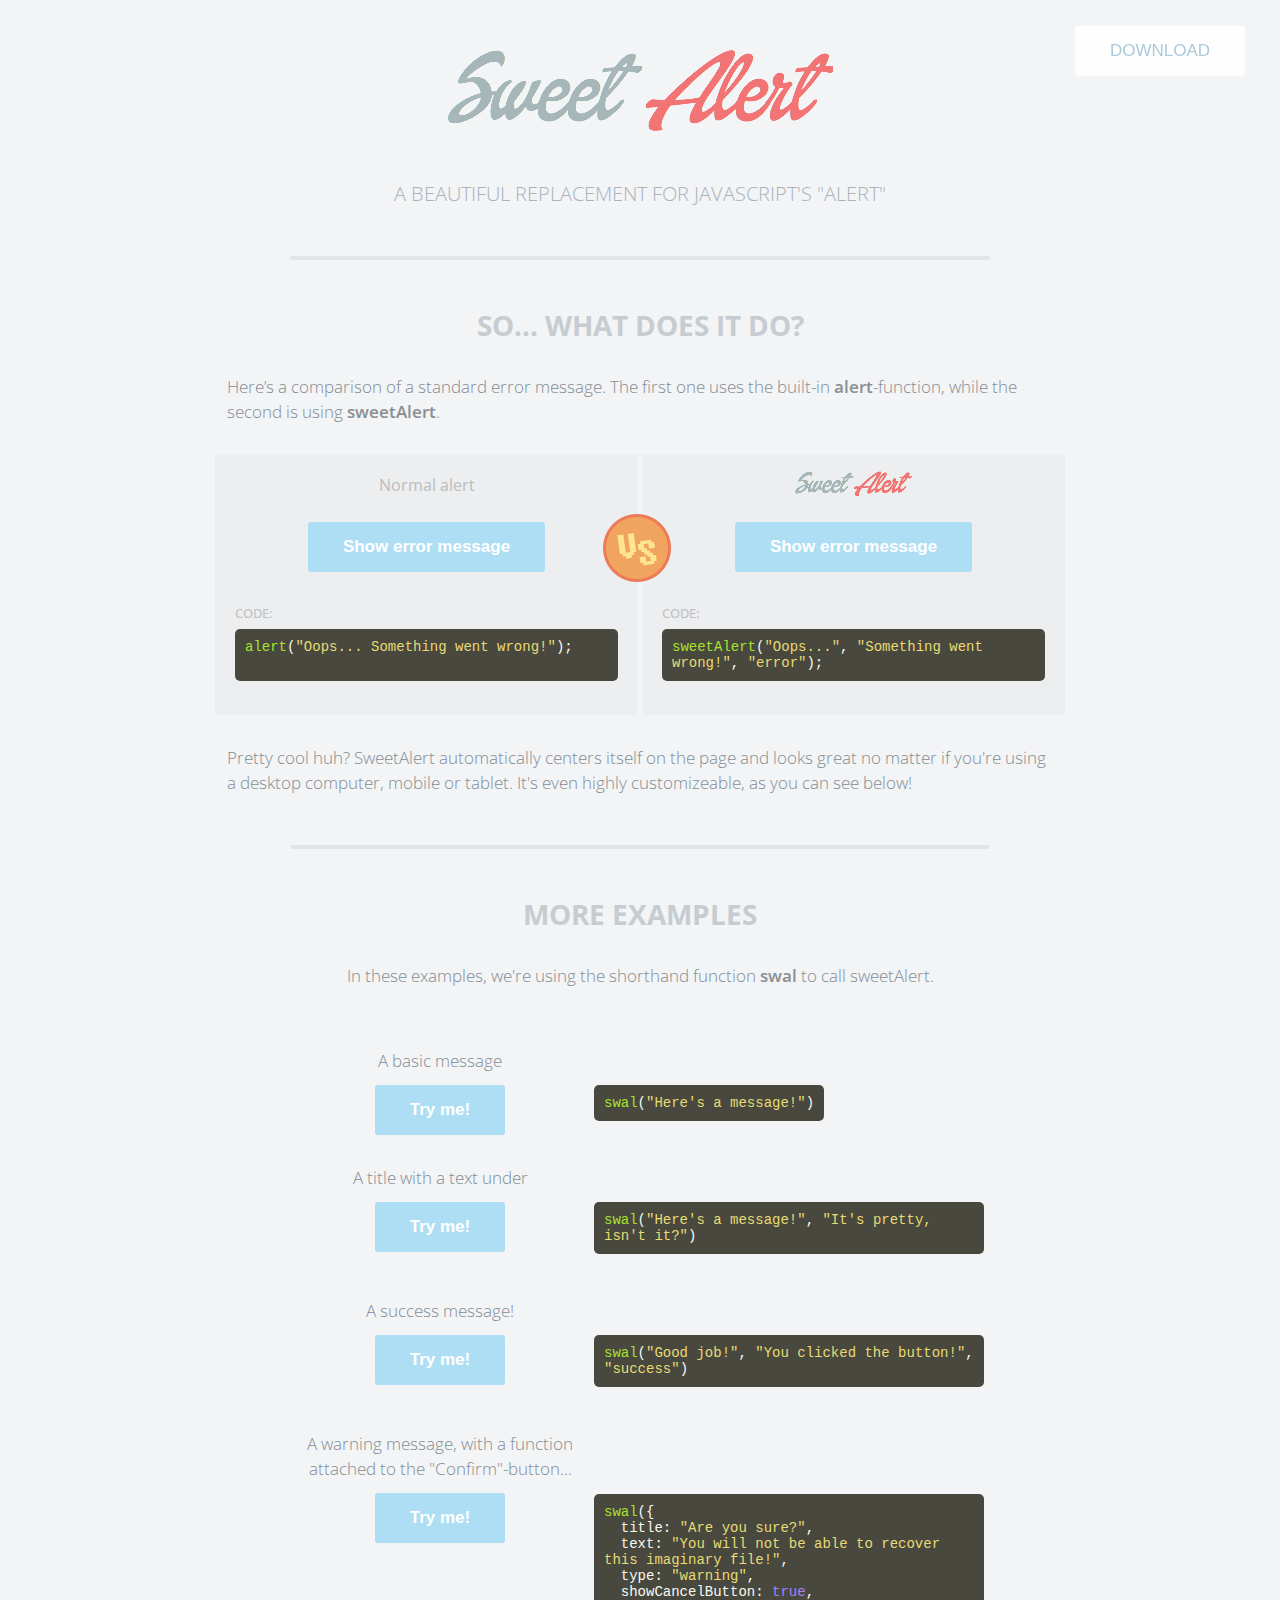
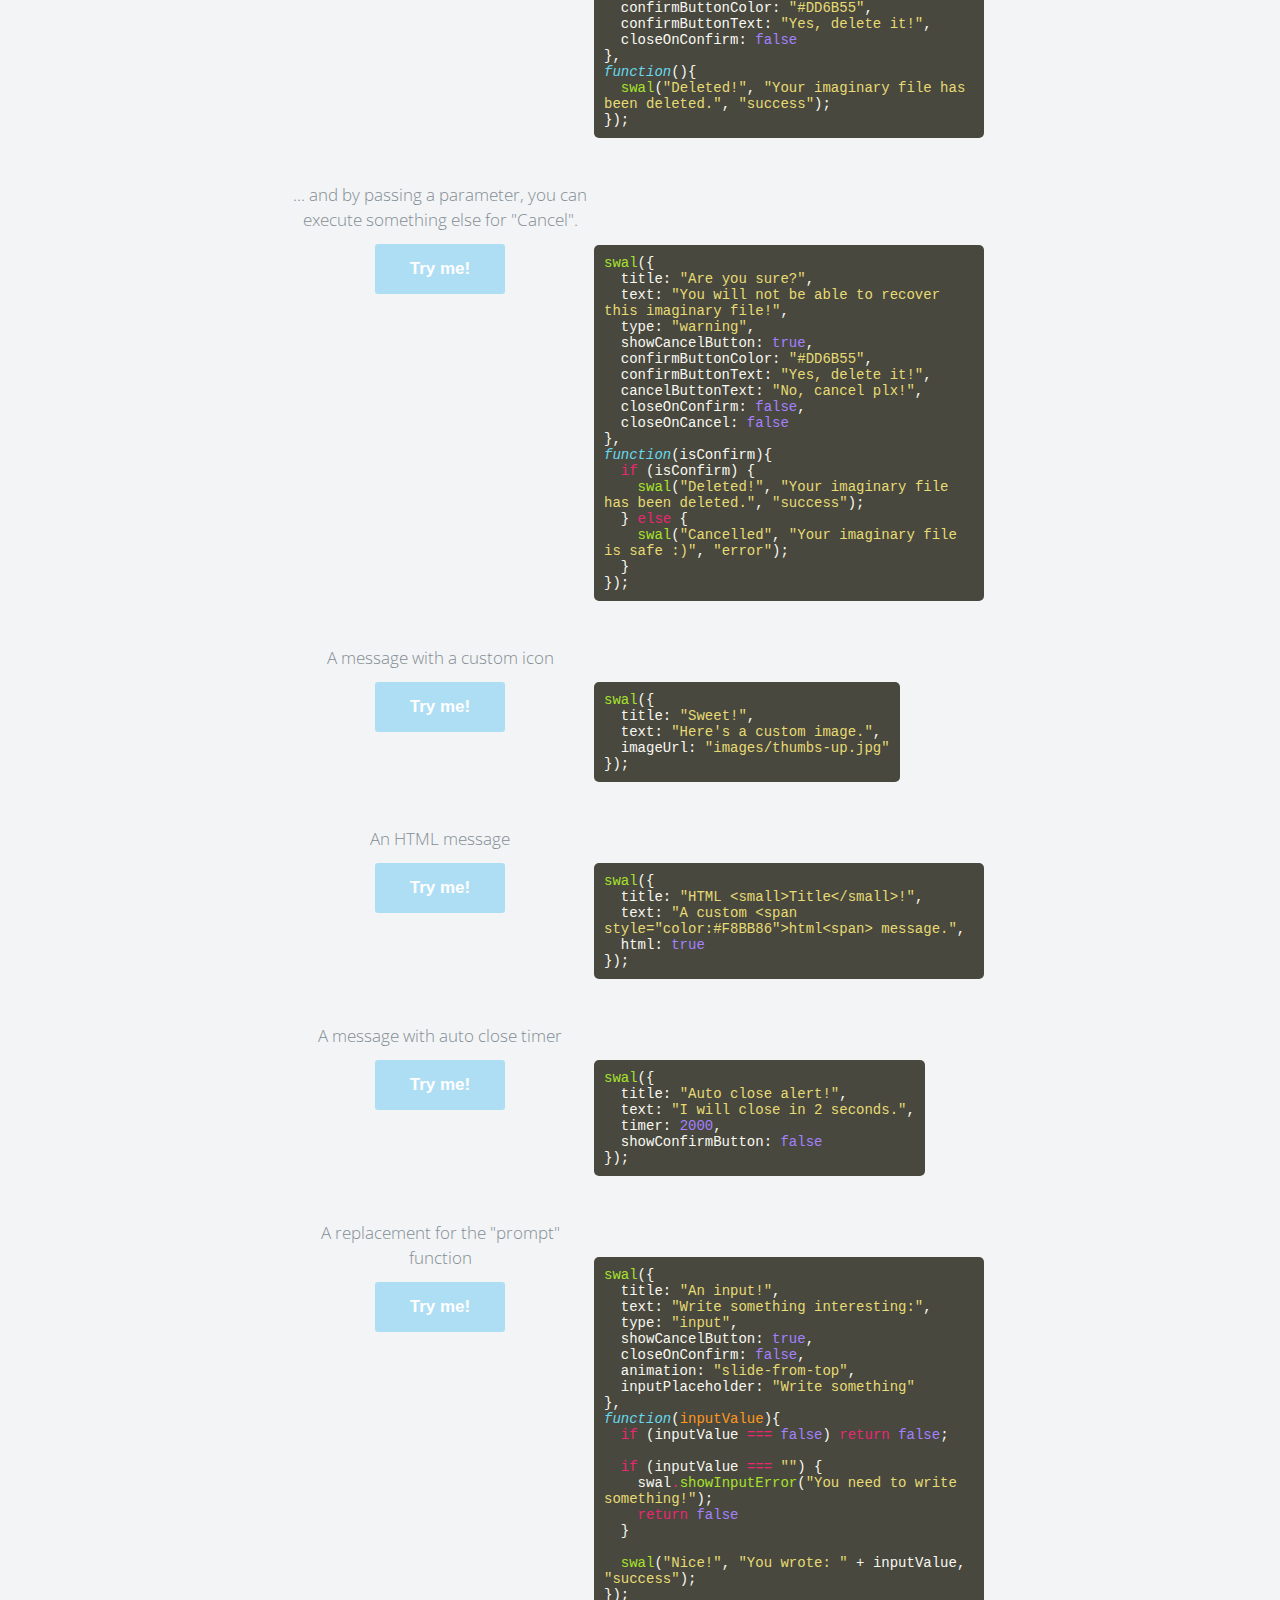
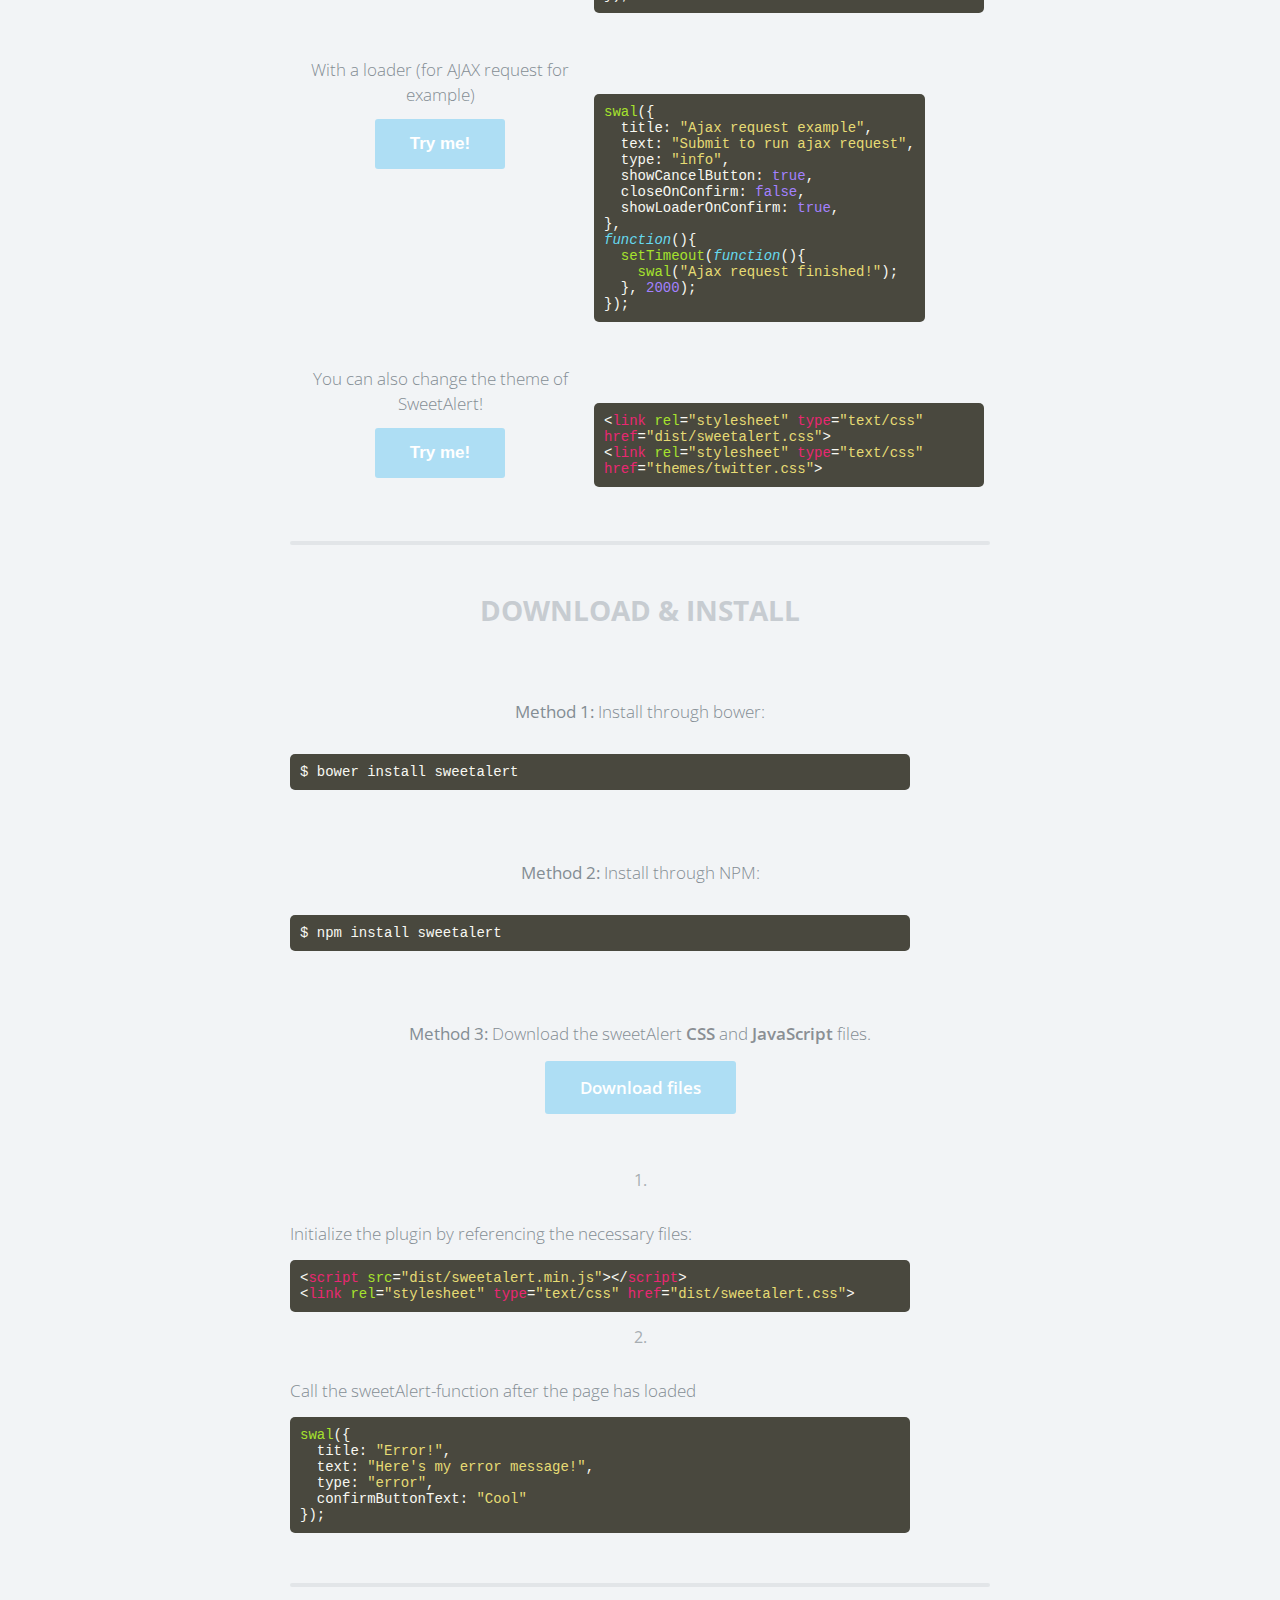
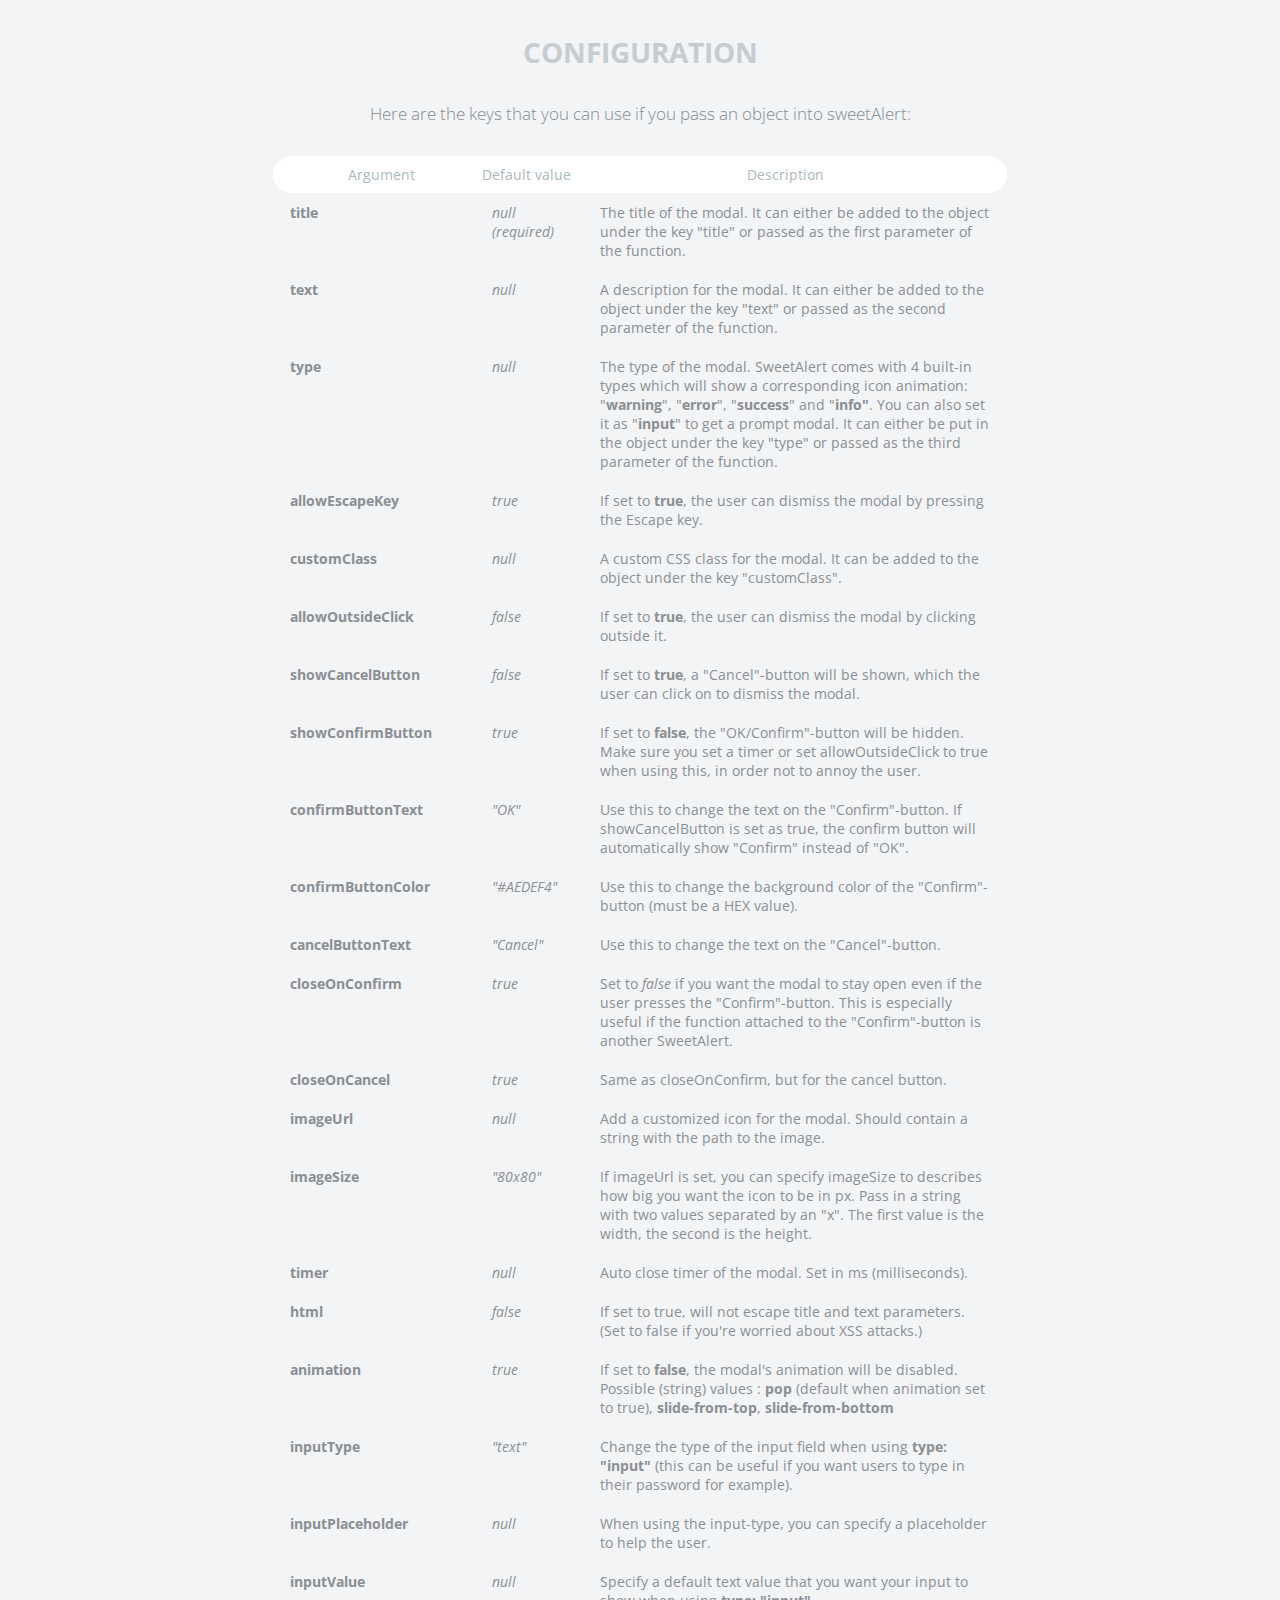
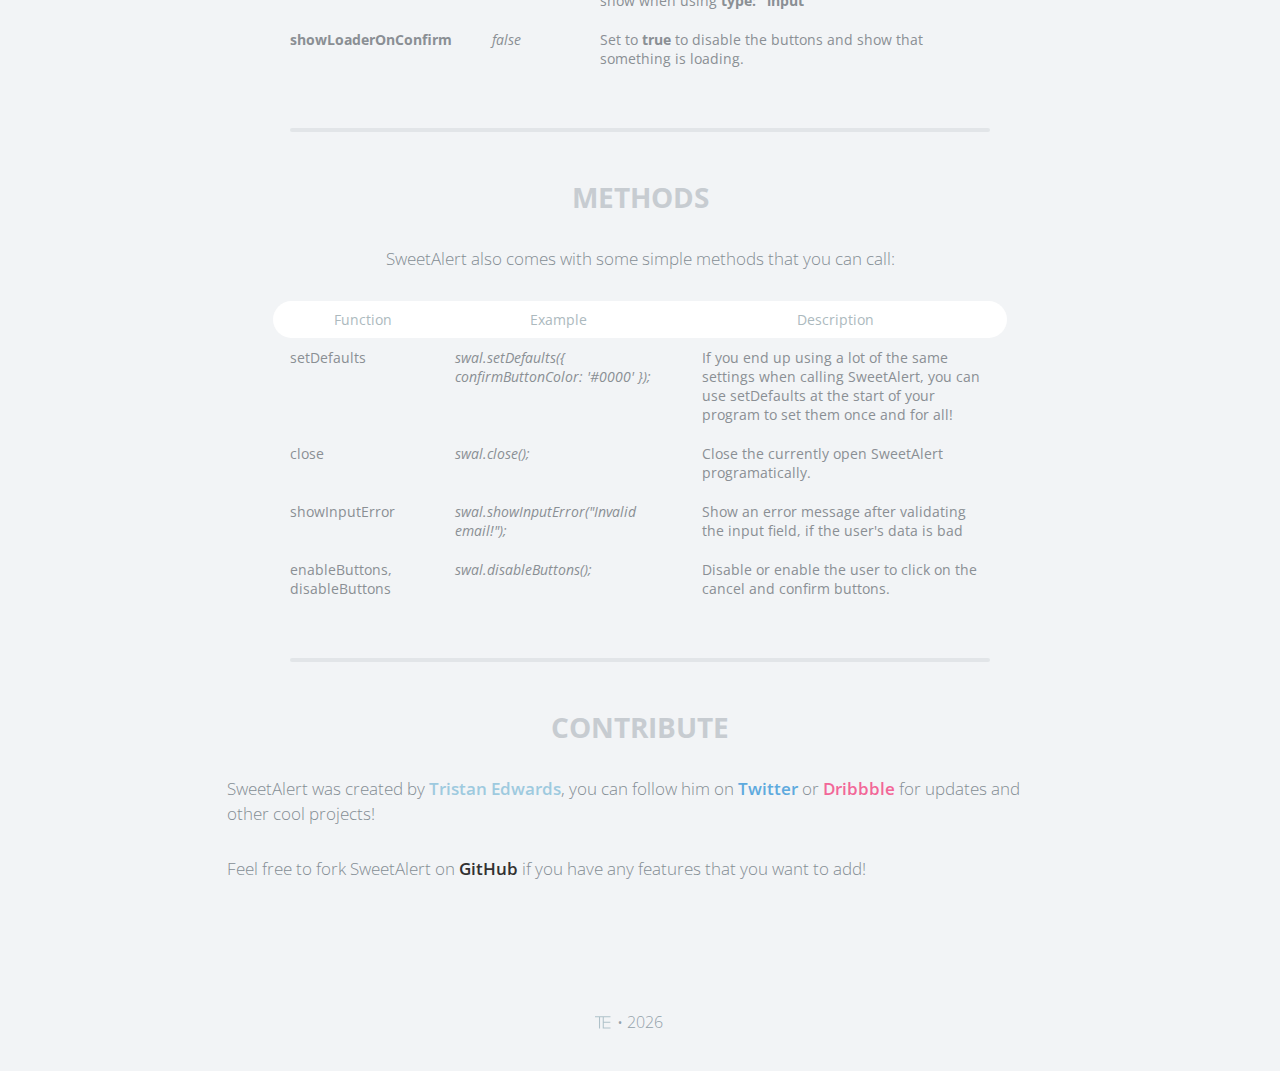
<file: website_files/sweetalert-master/index.html>
<!doctype html>

<html>

<head>
  <meta charset="utf-8">
  <meta name="viewport" content="width=device-width, initial-scale=1, maximum-scale=1, user-scalable=0" />
  <title>SweetAlert</title>

  <link rel="stylesheet" href="example/example.css">
  <script src="https://code.jquery.com/jquery-2.1.3.min.js"></script>

  <!-- This is what you need -->
  <script src="dist/sweetalert-dev.js"></script>
  <link rel="stylesheet" href="dist/sweetalert.css">
  <!--.......................-->

</head>

<body>

<h1>Sweet Alert</h1>
<h2>A beautiful replacement for JavaScript's "Alert"</h2>
<button class="download">Download</button>

<!-- What does it do? -->
<h3>So... What does it do?</h3>
<p>Here’s a comparison of a standard error message. The first one uses the built-in <strong>alert</strong>-function, while the second is using <strong>sweetAlert</strong>.</p>

<div class="showcase normal">
	<h4>Normal alert</h4>
	<button>Show error message</button>

	<h5>Code:</h5>
	<pre><span class="attr">alert</span>(<span class="str">"Oops... Something went wrong!"</span>);

	</pre>

	<div class="vs-icon"></div>
</div>

<div class="showcase sweet">
	<h4>Sweet Alert</h4>
	<button>Show error message</button>

	<h5>Code:</h5>
	<pre><span class="attr">sweetAlert</span>(<span class="str">"Oops..."</span>, <span class="str">"Something went wrong!"</span>, <span class="str">"error"</span>);</pre>
</div>

<p>Pretty cool huh? SweetAlert automatically centers itself on the page and looks great no matter if you're using a desktop computer, mobile or tablet. It's even highly customizeable, as you can see below!</p>


<!-- Examples -->
<h3>More examples</h3>

<p class="center">In these examples, we're using the shorthand function <strong>swal</strong> to call sweetAlert.</p>

<ul class="examples">

	<li class="message">
		<div class="ui">
			<p>A basic message</p>
			<button>Try me!</button>
		</div>
		<pre><span class="attr">swal</span>(<span class="str">"Here's a message!"</span>)</pre>
	</li>

	<li class="title-text">
		<div class="ui">
			<p>A title with a text under</p>
			<button>Try me!</button>
		</div>
		<pre><span class="attr">swal</span>(<span class="str">"Here's a message!"</span>, <span class="str">"It's pretty, isn't it?"</span>)</pre>
	</li>

	<li class="success">
		<div class="ui">
			<p>A success message!</p>
			<button>Try me!</button>
		</div>
		<pre><span class="attr">swal</span>(<span class="str">"Good job!"</span>, <span class="str">"You clicked the button!"</span>, <span class="str">"success"</span>)</pre>
	</li>

	<li class="warning confirm">
		<div class="ui">
			<p>A warning message, with a function attached to the "Confirm"-button...</p>
			<button>Try me!</button>
		</div>
		<pre><span class="attr">swal</span>({
&nbsp;&nbsp;title: <span class="str">"Are you sure?"</span>,
&nbsp;&nbsp;text: <span class="str">"You will not be able to recover this imaginary file!"</span>,
&nbsp;&nbsp;type: <span class="str">"warning"</span>,
&nbsp;&nbsp;showCancelButton: <span class="val">true</span>,
&nbsp;&nbsp;confirmButtonColor: <span class="str">"#DD6B55"</span>,
&nbsp;&nbsp;confirmButtonText: <span class="str">"Yes, delete it!"</span>,
&nbsp;&nbsp;closeOnConfirm: <span class="val">false</span>
},
<span class="func"><i>function</i></span>(){
&nbsp;&nbsp;<span class="attr">swal</span>(<span class="str">"Deleted!"</span>, <span class="str">"Your imaginary file has been deleted."</span>, <span class="str">"success"</span>);
});</pre>
	</li>

	<li class="warning cancel">
		<div class="ui">
			<p>... and by passing a parameter, you can execute something else for "Cancel".</p>
			<button>Try me!</button>
		</div>
		<pre><span class="attr">swal</span>({
&nbsp;&nbsp;title: <span class="str">"Are you sure?"</span>,
&nbsp;&nbsp;text: <span class="str">"You will not be able to recover this imaginary file!"</span>,
&nbsp;&nbsp;type: <span class="str">"warning"</span>,
&nbsp;&nbsp;showCancelButton: <span class="val">true</span>,
&nbsp;&nbsp;confirmButtonColor: <span class="str">"#DD6B55"</span>,
&nbsp;&nbsp;confirmButtonText: <span class="str">"Yes, delete it!"</span>,
&nbsp;&nbsp;cancelButtonText: <span class="str">"No, cancel plx!"</span>,
&nbsp;&nbsp;closeOnConfirm: <span class="val">false</span>,
&nbsp;&nbsp;closeOnCancel: <span class="val">false</span>
},
<span class="func"><i>function</i></span>(isConfirm){
&nbsp;&nbsp;<span class="tag">if</span> (isConfirm) {
&nbsp;&nbsp;&nbsp;&nbsp;<span class="attr">swal</span>(<span class="str">"Deleted!"</span>, <span class="str">"Your imaginary file has been deleted."</span>, <span class="str">"success"</span>);
&nbsp;&nbsp;} <span class="tag">else</span> {
	&nbsp;&nbsp;&nbsp;&nbsp;<span class="attr">swal</span>(<span class="str">"Cancelled"</span>, <span class="str">"Your imaginary file is safe :)"</span>, <span class="str">"error"</span>);
&nbsp;&nbsp;}
});</pre>
	</li>

	<li class="custom-icon">
		<div class="ui">
			<p>A message with a custom icon</p>
			<button>Try me!</button>
		</div>
		<pre><span class="attr">swal</span>({
&nbsp;&nbsp;title: <span class="str">"Sweet!"</span>,
&nbsp;&nbsp;text: <span class="str">"Here's a custom image."</span>,
&nbsp;&nbsp;imageUrl: <span class="str">"images/thumbs-up.jpg"</span>
});</pre>
	</li>

	<li class="message-html">
		<div class="ui">
			<p>An HTML message</p>
			<button>Try me!</button>
		</div>
		<pre><span class="attr">swal</span>({
&nbsp;&nbsp;title: <span class="str">"HTML &lt;small&gt;Title&lt;/small&gt;!"</span>,
&nbsp;&nbsp;text: <span class="str">"A custom &lt;span style="color:#F8BB86"&gt;html&lt;span&gt; message."</span>,
&nbsp;&nbsp;html: <span class="val">true</span>
});</pre>
	</li>

	<li class="timer">
		<div class="ui">
			<p>A message with auto close timer</p>
			<button>Try me!</button>
		</div>
		<pre><span class="attr">swal</span>({
&nbsp;&nbsp;title: <span class="str">"Auto close alert!"</span>,
&nbsp;&nbsp;text: <span class="str">"I will close in 2 seconds."</span>,
&nbsp;&nbsp;timer: <span class="val">2000</span>,
&nbsp;&nbsp;showConfirmButton: <span class="val">false</span>
});</pre>
	</li>


	<li class="input">
		<div class="ui">
			<p>A replacement for the "prompt" function</p>
			<button>Try me!</button>
		</div>
		<pre><span class="attr">swal</span>({
&nbsp;&nbsp;title: <span class="str">"An input!"</span>,
&nbsp;&nbsp;text: <span class="str">"Write something interesting:"</span>,
&nbsp;&nbsp;type: <span class="str">"input"</span>,
&nbsp;&nbsp;showCancelButton: <span class="val">true</span>,
&nbsp;&nbsp;closeOnConfirm: <span class="val">false</span>,
&nbsp;&nbsp;animation: <span class="str">"slide-from-top"</span>,
&nbsp;&nbsp;inputPlaceholder: <span class="str">"Write something"</span>
},
<span class="func"><i>function</i></span>(<span class="arg">inputValue</span>){
&nbsp;&nbsp;<span class="tag">if</span> (inputValue <span class="tag">===</span> <span class="val">false</span>) <span class="tag">return</span> <span class="val">false</span>;
&nbsp;&nbsp;
&nbsp;&nbsp;<span class="tag">if</span> (inputValue <span class="tag">===</span> <span class="str">""</span>) {
&nbsp;&nbsp;&nbsp;&nbsp;swal<span class="tag">.</span><span class="attr">showInputError</span>(<span class="str">"You need to write something!"</span>);
&nbsp;&nbsp;&nbsp;&nbsp;<span class="tag">return</span> <span class="val">false</span>
&nbsp;&nbsp;}
&nbsp;&nbsp;
&nbsp;&nbsp;<span class="attr">swal</span>(<span class="str">"Nice!"</span>, <span class="str">"You wrote: "</span> + inputValue, <span class="str">"success"</span>);
});</pre>
	</li>

  <li class="ajax">
    <div class="ui">
			<p>With a loader (for AJAX request for example)</p>
			<button>Try me!</button>
		</div>
		<pre><span class="attr">swal</span>({
&nbsp;&nbsp;title: <span class="str">"Ajax request example"</span>,
&nbsp;&nbsp;text: <span class="str">"Submit to run ajax request"</span>,
&nbsp;&nbsp;type: <span class="str">"info"</span>,
&nbsp;&nbsp;showCancelButton: <span class="val">true</span>,
&nbsp;&nbsp;closeOnConfirm: <span class="val">false</span>,
&nbsp;&nbsp;showLoaderOnConfirm: <span class="val">true</span>,
},
<span class="func"><i>function</i></span>(){
&nbsp;&nbsp;<span class="attr">setTimeout</span>(<span class="func"><i>function</i></span>(){
&nbsp;&nbsp;&nbsp;&nbsp;<span class="attr">swal</span>(<span class="str">"Ajax request finished!"</span>);
&nbsp;&nbsp;}, <span class="val">2000</span>);
});</pre>
	</li>

	<li class="theme">
		<div class="ui">
			<p>You can also change the theme of SweetAlert!</p>
			<button>Try me!</button>
		</div>
		<pre>&lt;<span class="tag">link</span> <span class="attr">rel</span>=<span class="str">"stylesheet"</span> <span class="tag">type</span>=<span class="str">"text/css"</span> <span class="tag">href</span>=<span class="str">"dist/sweetalert.css"</span>&gt;
			&lt;<span class="tag">link</span> <span class="attr">rel</span>=<span class="str">"stylesheet"</span> <span class="tag">type</span>=<span class="str">"text/css"</span> <span class="tag">href</span>=<span class="str">"themes/twitter.css"</span>&gt;</pre>
	</li>

</ul>


<!-- Download & Install -->
<h3 id="download-section">Download & install</h3>

<div class="center-container">
	<p class="center"><b>Method 1:</b> Install through bower:</p>
	<pre class="center">$ bower install sweetalert</pre>
</div>

<div class="center-container">
	<p class="center"><b>Method 2:</b> Install through NPM:</p>
	<pre class="center">$ npm install sweetalert</pre>
</div>

<p class="center"><b>Method 3:</b> Download the sweetAlert <strong>CSS</strong> and <strong>JavaScript</strong> files.</p>

<a class="button" href="https://github.com/t4t5/sweetalert/archive/master.zip" download>Download files</a>

<ol>
	<li>
		<p>Initialize the plugin by referencing the necessary files:</p>
		<pre>&lt;<span class="tag">script</span> <span class="attr">src</span>=<span class="str">"dist/sweetalert.min.js"</span>&gt;&lt;/<span class="tag">script</span>&gt;
&lt;<span class="tag">link</span> <span class="attr">rel</span>=<span class="str">"stylesheet"</span> <span class="tag">type</span>=<span class="str">"text/css"</span> <span class="tag">href</span>=<span class="str">"dist/sweetalert.css"</span>&gt;</pre>
	</li>

	<li>
		<p>Call the sweetAlert-function after the page has loaded</p>
		<pre><span class="attr">swal</span>({
&nbsp;&nbsp;title: <span class="str">"Error!"</span>,
&nbsp;&nbsp;text: <span class="str">"Here's my error message!"</span>,
&nbsp;&nbsp;type: <span class="str">"error"</span>,
&nbsp;&nbsp;confirmButtonText: <span class="str">"Cool"</span>
});
</pre>
	</li>
</ol>



<!-- Configuration -->
<h3>Configuration</h3>

<p class="center">Here are the keys that you can use if you pass an object into sweetAlert:</p>

<table>
	<tr class="titles">
		<th>
			<div class="border-left"></div>
			Argument
		</th>
		<th>Default value</th>
		<th>
			<div class="border-right"></div>
			Description
		</th>
	</tr>
	<tr>
		<td><b>title</b></td>
		<td><i>null (required)</i></td>
		<td>The title of the modal. It can either be added to the object under the key "title" or passed as the first parameter of the function.</td>
	</tr>
	<tr>
		<td><b>text</b></td>
		<td><i>null</i></td>
		<td>A description for the modal. It can either be added to the object under the key "text" or passed as the second parameter of the function.</td>
	</tr>
	<tr>
		<td><b>type</b></td>
		<td><i>null</i></td>
		<td>The type of the modal. SweetAlert comes with 4 built-in types which will show a corresponding icon animation: "<strong>warning</strong>", "<strong>error</strong>", "<strong>success</strong>" and "<strong>info"</strong>. You can also set it as "<strong>input</strong>" to get a prompt modal. It can either be put in the object under the key "type" or passed as the third parameter of the function.</td>
	</tr>
    <tr>
      <td><b>allowEscapeKey</b></td>
      <td><i>true</i></td>
      <td>If set to <strong>true</strong>, the user can dismiss the modal by pressing the Escape key.</td>
    </tr>
	<tr>
		<td><b>customClass</b></td>
		<td><i>null</i></td>
		<td>A custom CSS class for the modal. It can be added to the object under the key "customClass".</td>
	</tr>
	<tr>
		<td><b>allowOutsideClick</b></td>
		<td><i>false</i></td>
		<td>If set to <strong>true</strong>, the user can dismiss the modal by clicking outside it.</td>
	</tr>
	<tr>
		<td><b>showCancelButton</b></td>
		<td><i>false</i></td>
		<td>If set to <strong>true</strong>, a "Cancel"-button will be shown, which the user can click on to dismiss the modal.</td>
	</tr>
	<tr>
		<td><b>showConfirmButton</b></td>
		<td><i>true</i></td>
		<td>If set to <strong>false</strong>, the "OK/Confirm"-button will be hidden. Make sure you set a timer or set allowOutsideClick to true when using this, in order not to annoy the user.</td>
	</tr>
	<tr>
		<td><b>confirmButtonText</b></td>
		<td><i>"OK"</i></td>
		<td>Use this to change the text on the "Confirm"-button. If showCancelButton is set as true, the confirm button will automatically show "Confirm" instead of "OK".</td>
	</tr>
	<tr>
		<td><b>confirmButtonColor</b></td>
		<td><i>"#AEDEF4"</i></td>
		<td>Use this to change the background color of the "Confirm"-button (must be a HEX value).</td>
	</tr>
	<tr>
		<td><b>cancelButtonText</b></td>
		<td><i>"Cancel"</i></td>
		<td>Use this to change the text on the "Cancel"-button.</td>
	</tr>
	<tr>
		<td><b>closeOnConfirm</b></td>
		<td><i>true</i></td>
		<td>Set to <i>false</i> if you want the modal to stay open even if the user presses the "Confirm"-button. This is especially useful if the function attached to the "Confirm"-button is another SweetAlert.</td>
	</tr>
	<tr>
		<td><b>closeOnCancel</b></td>
		<td><i>true</i></td>
		<td>Same as closeOnConfirm, but for the cancel button.</td>
	</tr>
	<tr>
		<td><b>imageUrl</b></td>
		<td><i>null</i></td>
		<td>Add a customized icon for the modal. Should contain a string with the path to the image.</td>
	</tr>
	<tr>
		<td><b>imageSize</b></td>
		<td><i>"80x80"</i></td>
		<td>If imageUrl is set, you can specify imageSize to describes how big you want the icon to be in px. Pass in a string with two values separated by an "x". The first value is the width, the second is the height.</td>
	</tr>
	<tr>
		<td><b>timer</b></td>
		<td><i>null</i></td>
		<td>Auto close timer of the modal. Set in ms (milliseconds).</td>
	</tr>
	<tr>
		<td><b>html</b></td>
		<td><i>false</i></td>
		<td>If set to true, will not escape title and text parameters. (Set to false if you're worried about XSS attacks.)</td>
	</tr>
	<tr>
		<td><b>animation</b></td>
		<td><i>true</i></td>
		<td>If set to <strong>false</strong>, the modal's animation will be disabled. Possible (string) values : <strong>pop</strong> (default when animation set to true), <strong>slide-from-top</strong>, <strong>slide-from-bottom</strong></td>
	</tr>
	<tr>
		<td><b>inputType</b></td>
		<td><i>"text"</i></td>
		<td>Change the type of the input field when using <strong>type: "input"</strong> (this can be useful if you want users to type in their password for example).</td>
	</tr>
	<tr>
		<td><b>inputPlaceholder</b></td>
		<td><i>null</i></td>
		<td>When using the input-type, you can specify a placeholder to help the user.</td>
	</tr>
	<tr>
		<td><b>inputValue</b></td>
		<td><i>null</i></td>
		<td>Specify a default text value that you want your input to show when using <strong>type: "input"</strong></td>
	</tr>
	<tr>
		<td><b>showLoaderOnConfirm</b></td>
		<td><i>false</i></td>
    <td>Set to <strong>true</strong> to disable the buttons and show that something is loading.</td>
	</tr>
</table>


<!-- Methods -->
<h3>Methods</h3>

<p class="center">SweetAlert also comes with some simple methods that you can call:</p>

<table>
	<tr class="titles">
		<th>
			<div class="border-left"></div>
			Function
		</th>
		<th>Example</th>
		<th>
			<div class="border-right"></div>
			Description
		</th>
	</tr>
	<tr>
		<td>setDefaults</td>
		<td><i>swal.setDefaults({ confirmButtonColor: '#0000' });</i></td>
		<td>If you end up using a lot of the same settings when calling SweetAlert, you can use setDefaults at the start of your program to set them once and for all!</td>
	</tr>
	<tr>
		<td>close</td>
		<td><i>swal.close();</i></td>
		<td>Close the currently open SweetAlert programatically.</td>
	</tr>
	<tr>
		<td>showInputError</td>
		<td><i>swal.showInputError("Invalid email!");</i></td>
		<td>Show an error message after validating the input field, if the user's data is bad</td>
	</tr>
	<tr>
		<td>enableButtons, disableButtons</td>
		<td><i>swal.disableButtons();</i></td>
		<td>Disable or enable the user to click on the cancel and confirm buttons.</td>
	</tr>
</table>



<!-- Contribute -->
<h3>Contribute</h3>
<p>SweetAlert was created by <a href="http://tristanedwards.me" target="_blank">Tristan Edwards</a>, you can follow him on <a href="https://twitter.com/t4t5" target="_blank" class="twitter">Twitter</a> or <a href="https://dribbble.com/tristanedwards" target="_blank" class="dribbble">Dribbble</a> for updates and other cool projects!</p>
<p>Feel free to fork SweetAlert on <a href="https://github.com/t4t5/sweetalert" class="github">GitHub</a> if you have any features that you want to add!</p>


<footer>
	<span class="te-logo">TE</span> • <script>document.write(new Date().getFullYear())</script>
</footer>


<script>

document.querySelector('button.download').onclick = function(){
	$("html, body").animate({ scrollTop: $("#download-section").offset().top }, 1000);
};

document.querySelector('.showcase.normal button').onclick = function(){
	alert("Oops... Something went wrong!");
};

document.querySelector('.showcase.sweet button').onclick = function(){
	swal("Oops...", "Something went wrong!", "error");
};

document.querySelector('ul.examples li.message button').onclick = function(){
	swal("Here's a message!");
};

document.querySelector('ul.examples li.timer button').onclick = function(){
	swal({
		title: "Auto close alert!",
		text: "I will close in 2 seconds.",
		timer: 2000,
		showConfirmButton: false
	});
};

document.querySelector('ul.examples li.title-text button').onclick = function(){
	swal("Here's a message!", "It's pretty, isn't it?");
};

document.querySelector('ul.examples li.success button').onclick = function(){
	swal("Good job!", "You clicked the button!", "success");
};

document.querySelector('ul.examples li.warning.confirm button').onclick = function(){
	swal({
		title: "Are you sure?",
		text: "You will not be able to recover this imaginary file!",
		type: "warning",
		showCancelButton: true,
		confirmButtonColor: '#DD6B55',
		confirmButtonText: 'Yes, delete it!',
		closeOnConfirm: false
	},
	function(){
		swal("Deleted!", "Your imaginary file has been deleted!", "success");
	});
};

document.querySelector('ul.examples li.warning.cancel button').onclick = function(){
	swal({
		title: "Are you sure?",
		text: "You will not be able to recover this imaginary file!",
		type: "warning",
		showCancelButton: true,
		confirmButtonColor: '#DD6B55',
		confirmButtonText: 'Yes, delete it!',
		cancelButtonText: "No, cancel plx!",
		closeOnConfirm: false,
		closeOnCancel: false
	},
	function(isConfirm){
    if (isConfirm){
      swal("Deleted!", "Your imaginary file has been deleted!", "success");
    } else {
      swal("Cancelled", "Your imaginary file is safe :)", "error");
    }
	});
};

document.querySelector('ul.examples li.custom-icon button').onclick = function(){
	swal({
		title: "Sweet!",
		text: "Here's a custom image.",
		imageUrl: 'example/images/thumbs-up.jpg'
	});
};

document.querySelector('ul.examples li.message-html button').onclick = function(){
	swal({
		title: "HTML <small>Title</small>!",
		text: 'A custom <span style="color:#F8BB86">html<span> message.',
		html: true
	});
};

document.querySelector('ul.examples li.input button').onclick = function(){
	swal({
		title: "An input!",
		text: 'Write something interesting:',
		type: 'input',
		showCancelButton: true,
		closeOnConfirm: false,
		animation: "slide-from-top",
		inputPlaceholder: "Write something",
	},
	function(inputValue){
		if (inputValue === false) return false;

		if (inputValue === "") {
			swal.showInputError("You need to write something!");
			return false;
		}
    
		swal("Nice!", 'You wrote: ' + inputValue, "success");

	});
};

document.querySelector('ul.examples li.theme button').onclick = function() {
	swal({
		title: "Themes!",
		text: "Here's the Twitter theme for SweetAlert!",
		confirmButtonText: "Cool!",
		customClass: 'twitter'
	});
};

document.querySelector('ul.examples li.ajax button').onclick = function() {
  swal({
    title: 'Ajax request example',
    text: 'Submit to run ajax request',
    type: 'info',
    showCancelButton: true,
    closeOnConfirm: false,
    showLoaderOnConfirm: true,
  }, function(){
    setTimeout(function() {
      swal('Ajax request finished!');
    }, 2000);
  });
};

</script>



</body>

</html>
</file>
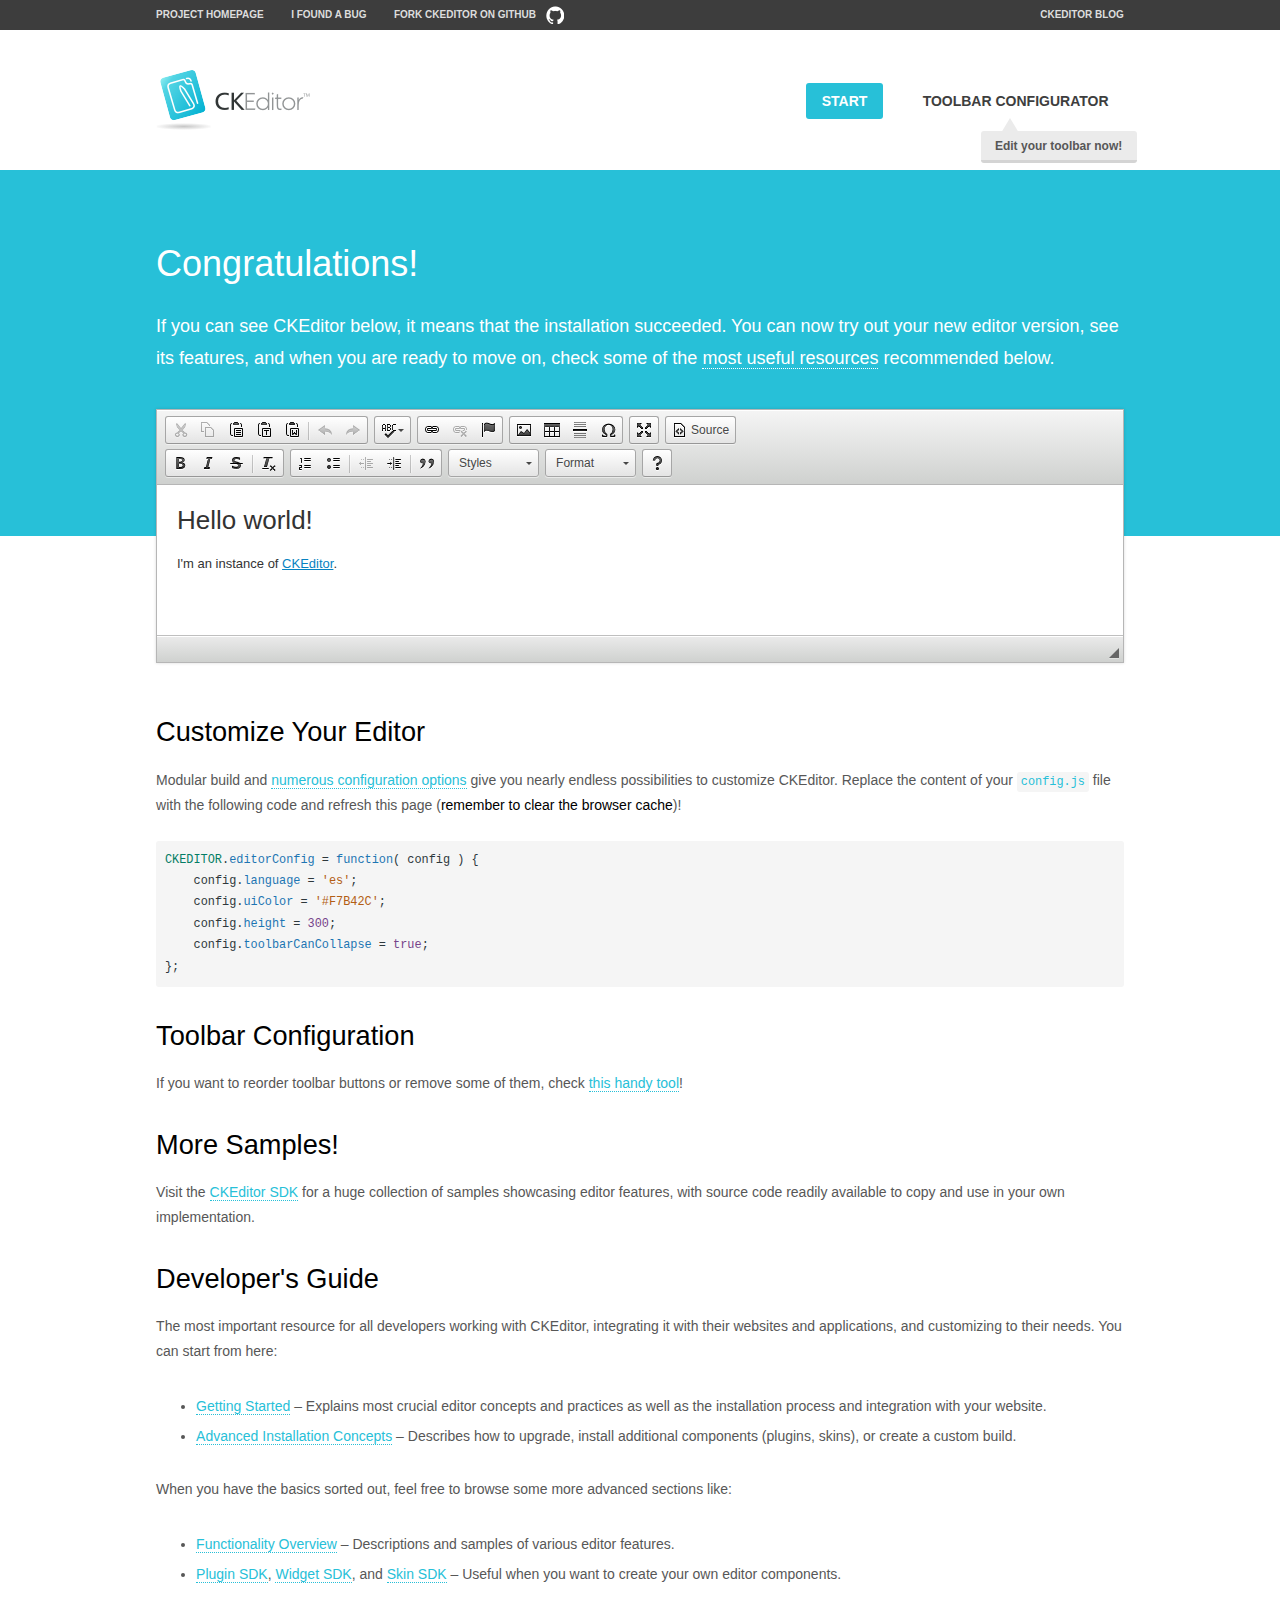
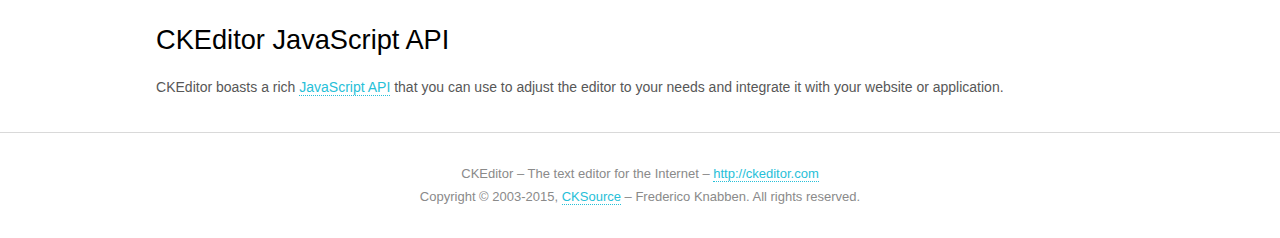
<file: website_files/ckeditor/samples/index.html>
<!DOCTYPE html>
<!--
Copyright (c) 2003-2015, CKSource - Frederico Knabben. All rights reserved.
For licensing, see LICENSE.md or http://ckeditor.com/license
-->
<html>
<head>
	<meta charset="utf-8">
	<title>CKEditor Sample</title>
	<script src="../ckeditor.js"></script>
	<script src="js/sample.js"></script>
	<link rel="stylesheet" href="css/samples.css">
	<link rel="stylesheet" href="toolbarconfigurator/lib/codemirror/neo.css">
</head>
<body id="main">

<nav class="navigation-a">
	<div class="grid-container">
		<ul class="navigation-a-left grid-width-70">
			<li><a href="http://ckeditor.com">Project Homepage</a></li>
			<li><a href="http://dev.ckeditor.com/">I found a bug</a></li>
			<li><a href="http://github.com/ckeditor/ckeditor-dev" class="icon-pos-right icon-navigation-a-github">Fork CKEditor on GitHub</a></li>
		</ul>
		<ul class="navigation-a-right grid-width-30">
			<li><a href="http://ckeditor.com/blog-list">CKEditor Blog</a></li>
		</ul>
	</div>
</nav>

<header class="header-a">
	<div class="grid-container">
		<h1 class="header-a-logo grid-width-30">
			<a href="index.html"><img src="img/logo.png" alt="CKEditor Sample"></a>
		</h1>

		<nav class="navigation-b grid-width-70">
			<ul>
				<li><a href="index.html" class="button-a button-a-background">Start</a></li>
				<li><a href="toolbarconfigurator/index.html" class="button-a">Toolbar configurator <span class="balloon-a balloon-a-nw">Edit your toolbar now!</span></a></li>
			</ul>
		</nav>
	</div>
</header>

<main>
	<div class="adjoined-top">
		<div class="grid-container">
			<div class="content grid-width-100">
				<h1>Congratulations!</h1>
				<p>
					If you can see CKEditor below, it means that the installation succeeded.
					You can now try out your new editor version, see its features, and when you are ready to move on, check some of the <a href="#sample-customize">most useful resources</a> recommended below.
				</p>
			</div>
		</div>
	</div>
	<div class="adjoined-bottom">
		<div class="grid-container">
			<div class="grid-width-100">
				<div id="editor">
					<h1>Hello world!</h1>
					<p>I'm an instance of <a href="http://ckeditor.com">CKEditor</a>.</p>
				</div>
			</div>
		</div>
	</div>

	<div class="grid-container">
		<div class="content grid-width-100">
			<section id="sample-customize">
				<h2>Customize Your Editor</h2>
				<p>Modular build and <a href="http://docs.ckeditor.com/#!/guide/dev_configuration">numerous configuration options</a> give you nearly endless possibilities to customize CKEditor. Replace the content of your <code><a href="../config.js">config.js</a></code> file with the following code and refresh this page (<strong>remember to clear the browser cache</strong>)!</p>
		<pre class="cm-s-neo CodeMirror"><code><span style="padding-right: 0.1px;"><span class="cm-variable">CKEDITOR</span>.<span class="cm-property">editorConfig</span> <span class="cm-operator">=</span> <span class="cm-keyword">function</span>( <span class="cm-def">config</span> ) {</span>
<span style="padding-right: 0.1px;"><span class="cm-tab">	</span><span class="cm-variable-2">config</span>.<span class="cm-property">language</span> <span class="cm-operator">=</span> <span class="cm-string">'es'</span>;</span>
<span style="padding-right: 0.1px;"><span class="cm-tab">	</span><span class="cm-variable-2">config</span>.<span class="cm-property">uiColor</span> <span class="cm-operator">=</span> <span class="cm-string">'#F7B42C'</span>;</span>
<span style="padding-right: 0.1px;"><span class="cm-tab">	</span><span class="cm-variable-2">config</span>.<span class="cm-property">height</span> <span class="cm-operator">=</span> <span class="cm-number">300</span>;</span>
<span style="padding-right: 0.1px;"><span class="cm-tab">	</span><span class="cm-variable-2">config</span>.<span class="cm-property">toolbarCanCollapse</span> <span class="cm-operator">=</span> <span class="cm-atom">true</span>;</span>
<span style="padding-right: 0.1px;">};</span></code></pre>
			</section>

			<section>
				<h2>Toolbar Configuration</h2>
				<p>If you want to reorder toolbar buttons or remove some of them, check <a href="toolbarconfigurator/index.html">this handy tool</a>!</p>
			</section>

			<section>
				<h2>More Samples!</h2>
				<p>Visit the <a href="http://sdk.ckeditor.com">CKEditor SDK</a> for a huge collection of samples showcasing editor features, with source code readily available to copy and use in your own implementation.</p>
			</section>

			<section>
				<h2>Developer's Guide</h2>
				<p>The most important resource for all developers working with CKEditor, integrating it with their websites and applications, and customizing to their needs. You can start from here:</p>
				<ul>
					<li><a href="http://docs.ckeditor.com/#!/guide/dev_installation">Getting Started</a> &ndash; Explains most crucial editor concepts and practices as well as the installation process and integration with your website.</li>
					<li><a href="http://docs.ckeditor.com/#!/guide/dev_advanced_installation">Advanced Installation Concepts</a> &ndash; Describes how to upgrade, install additional components (plugins, skins), or create a custom build.</li>
				</ul>
					<p>When you have the basics sorted out, feel free to browse some more advanced sections like:</p>
				<ul>
					<li><a href="http://docs.ckeditor.com/#!/guide/dev_features">Functionality Overview</a> &ndash; Descriptions and samples of various editor features.</li>
					<li><a href="http://docs.ckeditor.com/#!/guide/plugin_sdk_intro">Plugin SDK</a>, <a href="http://docs.ckeditor.com/#!/guide/widget_sdk_intro">Widget SDK</a>, and <a href="http://docs.ckeditor.com/#!/guide/skin_sdk_intro">Skin SDK</a> &ndash; Useful when you want to create your own editor components.</li>
				</ul>
			</section>

			<section>
				<h2>CKEditor JavaScript API</h2>
				<p>CKEditor boasts a rich <a href="http://docs.ckeditor.com/#!/api">JavaScript API</a> that you can use to adjust the editor to your needs and integrate it with your website or application.</p>
			</section>
		</div>
	</div>
</main>

<footer class="footer-a grid-container">
	<div class="grid-container">
		<p class="grid-width-100">
			CKEditor &ndash; The text editor for the Internet &ndash; <a class="samples" href="http://ckeditor.com/">http://ckeditor.com</a>
		</p>
		<p class="grid-width-100" id="copy">
			Copyright &copy; 2003-2015, <a class="samples" href="http://cksource.com/">CKSource</a> &ndash; Frederico Knabben. All rights reserved.
		</p>
	</div>
</footer>
<script>
	initSample();
</script>

</body>
</html>
</file>
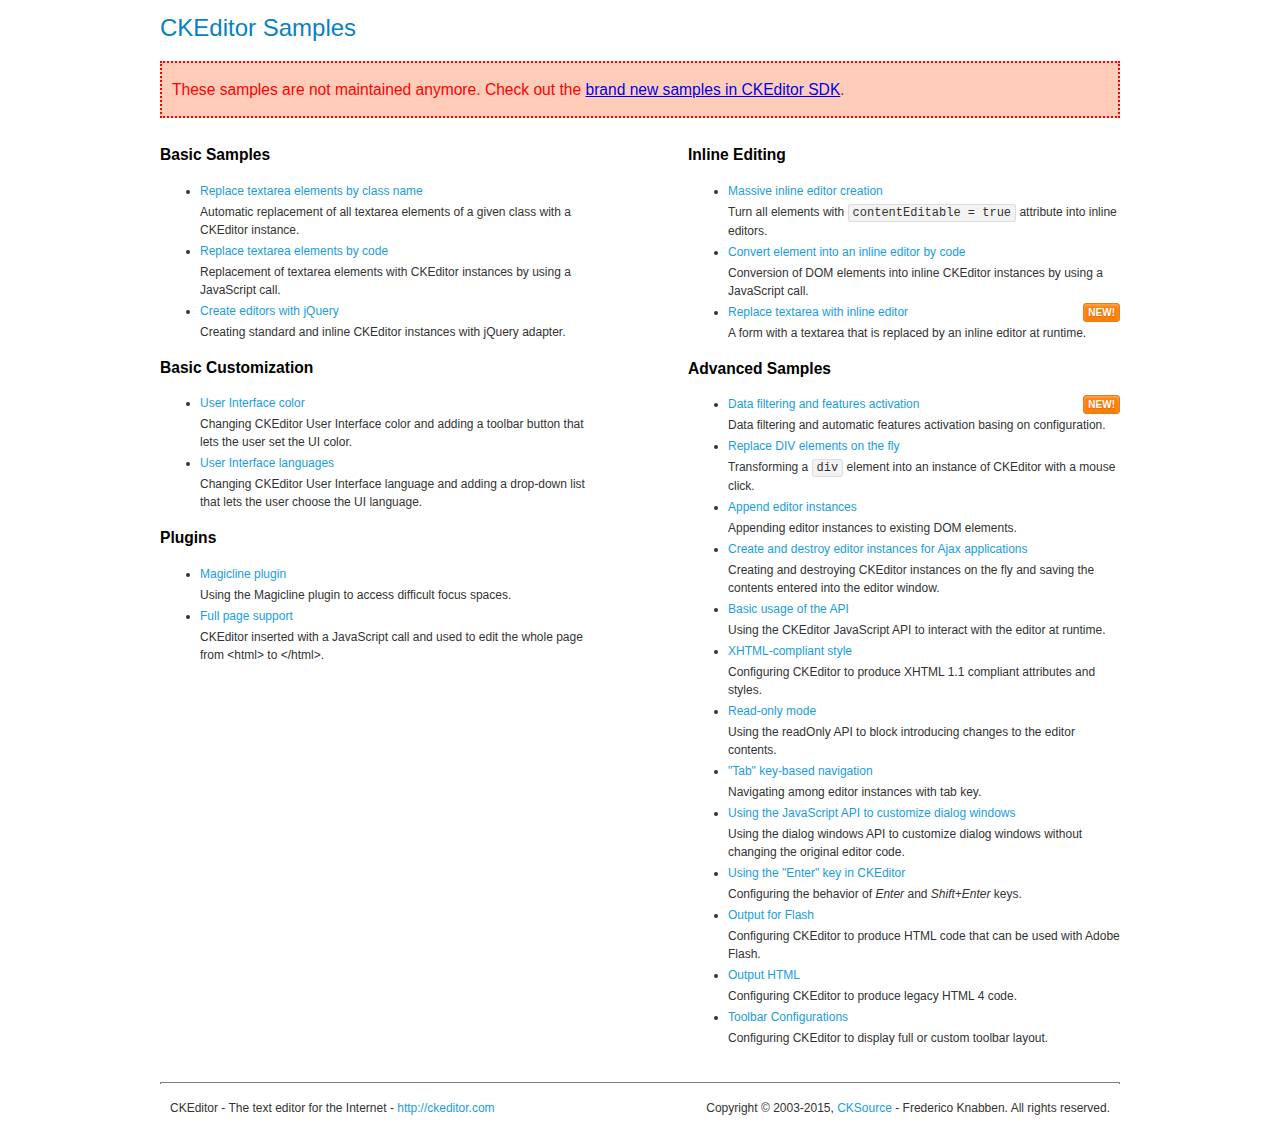
<file: website_files/ckeditor/samples/old/index.html>
<!DOCTYPE html>
<!--
Copyright (c) 2003-2015, CKSource - Frederico Knabben. All rights reserved.
For licensing, see LICENSE.md or http://ckeditor.com/license
-->
<html>
<head>
	<meta charset="utf-8">
	<title>CKEditor Samples</title>
	<link rel="stylesheet" href="sample.css">
</head>
<body>
	<h1 class="samples">
		CKEditor Samples
	</h1>
	<div class="warning deprecated">
		These samples are not maintained anymore. Check out the <a href="http://sdk.ckeditor.com/">brand new samples in CKEditor SDK</a>.
	</div>
	<div class="twoColumns">
		<div class="twoColumnsLeft">
			<h2 class="samples">
				Basic Samples
			</h2>
			<dl class="samples">
				<dt><a class="samples" href="replacebyclass.html">Replace textarea elements by class name</a></dt>
				<dd>Automatic replacement of all textarea elements of a given class with a CKEditor instance.</dd>

				<dt><a class="samples" href="replacebycode.html">Replace textarea elements by code</a></dt>
				<dd>Replacement of textarea elements with CKEditor instances by using a JavaScript call.</dd>

				<dt><a class="samples" href="jquery.html">Create editors with jQuery</a></dt>
				<dd>Creating standard and inline CKEditor instances with jQuery adapter.</dd>
			</dl>

			<h2 class="samples">
				Basic Customization
			</h2>
			<dl class="samples">
				<dt><a class="samples" href="uicolor.html">User Interface color</a></dt>
				<dd>Changing CKEditor User Interface color and adding a toolbar button that lets the user set the UI color.</dd>

				<dt><a class="samples" href="uilanguages.html">User Interface languages</a></dt>
				<dd>Changing CKEditor User Interface language and adding a drop-down list that lets the user choose the UI language.</dd>
			</dl>


			<h2 class="samples">Plugins</h2>
<dl class="samples">
<dt><a class="samples" href="magicline/magicline.html">Magicline plugin</a></dt>
<dd>Using the Magicline plugin to access difficult focus spaces.</dd>

<dt><a class="samples" href="wysiwygarea/fullpage.html">Full page support</a></dt>
<dd>CKEditor inserted with a JavaScript call and used to edit the whole page from &lt;html&gt; to &lt;/html&gt;.</dd>
</dl>
		</div>
		<div class="twoColumnsRight">
			<h2 class="samples">
				Inline Editing
			</h2>
			<dl class="samples">
				<dt><a class="samples" href="inlineall.html">Massive inline editor creation</a></dt>
				<dd>Turn all elements with <code>contentEditable = true</code> attribute into inline editors.</dd>

				<dt><a class="samples" href="inlinebycode.html">Convert element into an inline editor by code</a></dt>
				<dd>Conversion of DOM elements into inline CKEditor instances by using a JavaScript call.</dd>

				<dt><a class="samples" href="inlinetextarea.html">Replace textarea with inline editor</a> <span class="new">New!</span></dt>
				<dd>A form with a textarea that is replaced by an inline editor at runtime.</dd>

				
			</dl>

			<h2 class="samples">
				Advanced Samples
			</h2>
			<dl class="samples">
				<dt><a class="samples" href="datafiltering.html">Data filtering and features activation</a> <span class="new">New!</span></dt>
				<dd>Data filtering and automatic features activation basing on configuration.</dd>

				<dt><a class="samples" href="divreplace.html">Replace DIV elements on the fly</a></dt>
				<dd>Transforming a <code>div</code> element into an instance of CKEditor with a mouse click.</dd>

				<dt><a class="samples" href="appendto.html">Append editor instances</a></dt>
				<dd>Appending editor instances to existing DOM elements.</dd>

				<dt><a class="samples" href="ajax.html">Create and destroy editor instances for Ajax applications</a></dt>
				<dd>Creating and destroying CKEditor instances on the fly and saving the contents entered into the editor window.</dd>

				<dt><a class="samples" href="api.html">Basic usage of the API</a></dt>
				<dd>Using the CKEditor JavaScript API to interact with the editor at runtime.</dd>

				<dt><a class="samples" href="xhtmlstyle.html">XHTML-compliant style</a></dt>
				<dd>Configuring CKEditor to produce XHTML 1.1 compliant attributes and styles.</dd>

				<dt><a class="samples" href="readonly.html">Read-only mode</a></dt>
				<dd>Using the readOnly API to block introducing changes to the editor contents.</dd>

				<dt><a class="samples" href="tabindex.html">"Tab" key-based navigation</a></dt>
				<dd>Navigating among editor instances with tab key.</dd>


				
<dt><a class="samples" href="dialog/dialog.html">Using the JavaScript API to customize dialog windows</a></dt>
<dd>Using the dialog windows API to customize dialog windows without changing the original editor code.</dd>

<dt><a class="samples" href="enterkey/enterkey.html">Using the &quot;Enter&quot; key in CKEditor</a></dt>
<dd>Configuring the behavior of <em>Enter</em> and <em>Shift+Enter</em> keys.</dd>

<dt><a class="samples" href="htmlwriter/outputforflash.html">Output for Flash</a></dt>
<dd>Configuring CKEditor to produce HTML code that can be used with Adobe Flash.</dd>

<dt><a class="samples" href="htmlwriter/outputhtml.html">Output HTML</a></dt>
<dd>Configuring CKEditor to produce legacy HTML 4 code.</dd>

<dt><a class="samples" href="toolbar/toolbar.html">Toolbar Configurations</a></dt>
<dd>Configuring CKEditor to display full or custom toolbar layout.</dd>

			</dl>
		</div>
	</div>
	<div id="footer">
		<hr>
		<p>
			CKEditor - The text editor for the Internet - <a class="samples" href="http://ckeditor.com/">http://ckeditor.com</a>
		</p>
		<p id="copy">
			Copyright &copy; 2003-2015, <a class="samples" href="http://cksource.com/">CKSource</a> - Frederico Knabben. All rights reserved.
		</p>
	</div>
</body>
</html>
</file>
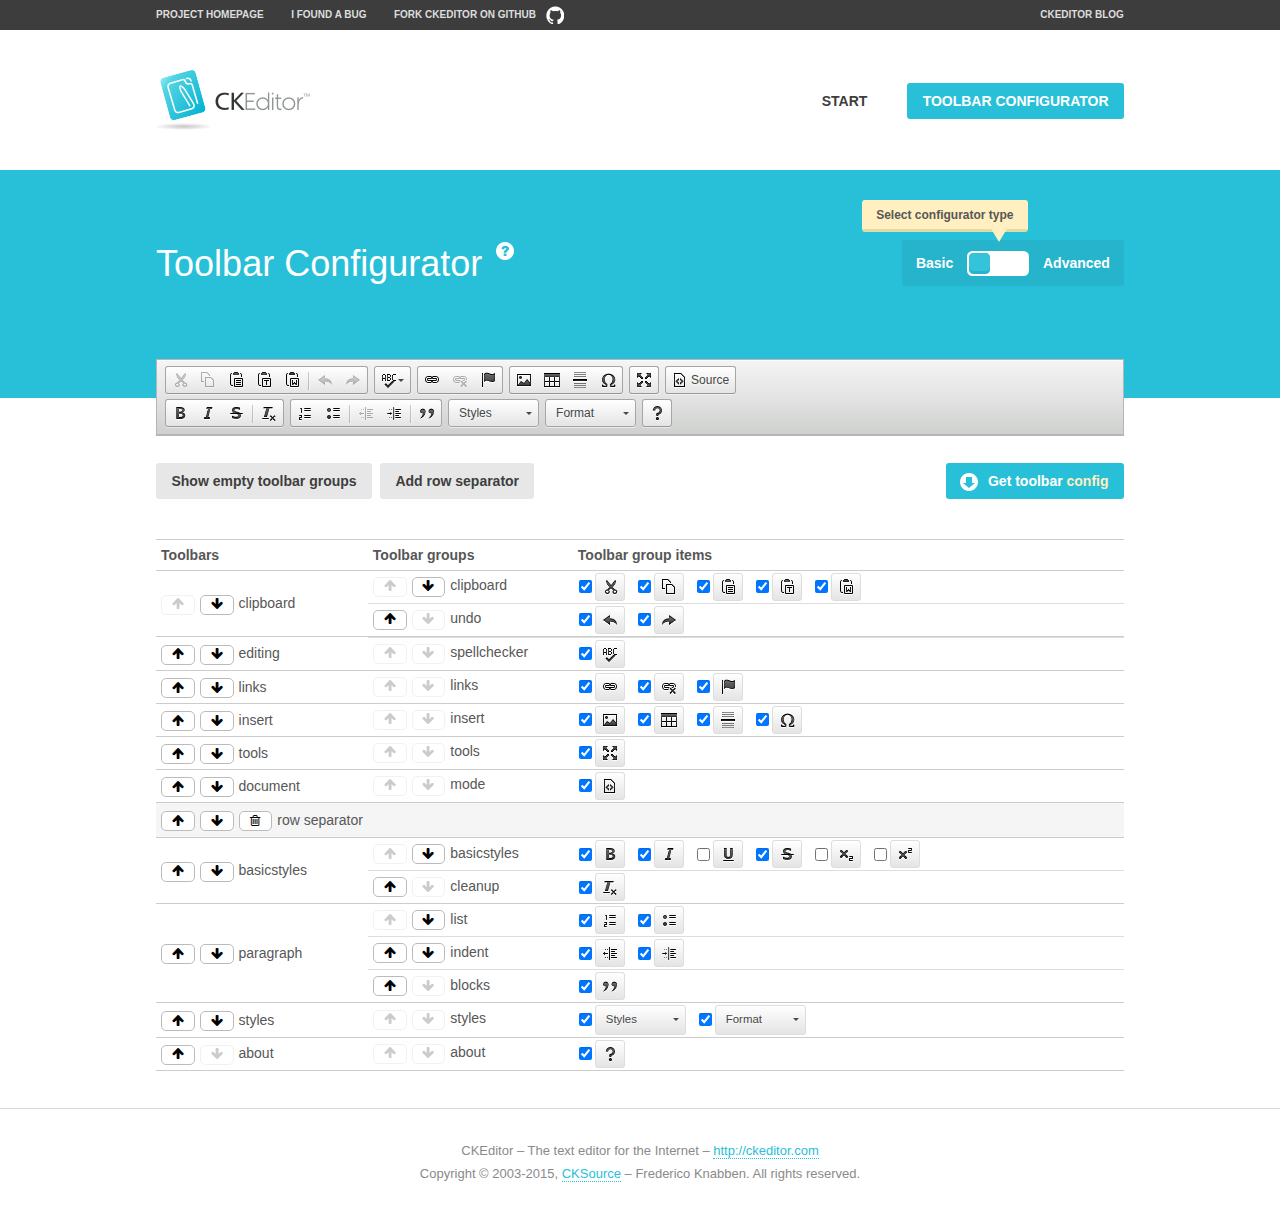
<file: website_files/ckeditor/samples/toolbarconfigurator/index.html>
<!DOCTYPE html>
<!--
Copyright (c) 2003-2015, CKSource - Frederico Knabben. All rights reserved.
For licensing, see LICENSE.md or http://ckeditor.com/license
-->
<!--[if IE 8]><html class="ie8"><![endif]-->
<!--[if gt IE 8]><html><![endif]-->
<!--[if !IE]><!--><html><!--<![endif]-->
<head>
	<meta charset="utf-8">
	<title>Toolbar Configurator</title>
	<script src="../../ckeditor.js"></script>
	<script>
		if ( CKEDITOR.env.ie && CKEDITOR.env.version < 9 )
			CKEDITOR.tools.enableHtml5Elements( document );
	</script>
	<link rel="stylesheet" href="lib/codemirror/codemirror.css">
	<link rel="stylesheet" href="lib/codemirror/show-hint.css">
	<link rel="stylesheet" href="lib/codemirror/neo.css">
	<link rel="stylesheet" href="css/fontello.css">
	<link rel="stylesheet" href="../css/samples.css">
</head>
<body id="toolbar">

<nav class="navigation-a">
	<div class="grid-container">
		<ul class="navigation-a-left grid-width-70">
			<li><a href="http://ckeditor.com">Project Homepage</a></li>
			<li><a href="http://dev.ckeditor.com/">I found a bug</a></li>
			<li><a href="http://github.com/ckeditor/ckeditor-dev" class="icon-pos-right icon-navigation-a-github">Fork CKEditor on GitHub</a></li>
		</ul>
		<ul class="navigation-a-right grid-width-30">
			<li><a href="http://ckeditor.com/blog-list">CKEditor Blog</a></li>
		</ul>
	</div>
</nav>

<header class="header-a">
	<div class="grid-container">
		<h1 class="header-a-logo grid-width-30">
			<a href="../index.html"><img src="../img/logo.png" alt="CKEditor Logo"></a>
		</h1>
		<nav class="navigation-b grid-width-70">
			<ul>
				<li><a href="../index.html"  class="button-a">Start</a></li>
				<li><a href="index.html"  class="button-a button-a-background">Toolbar configurator</a></li>
			</ul>
		</nav>
	</div>
</header>

<main>
	<div class="adjoined-top">
		<div class="grid-container">
			<div class="content grid-width-100">
				<div class="grid-container-nested">
					<h1 class="grid-width-60">
						Toolbar Configurator
						<a href="#help-content" type="button" title="Configurator help" id="help" class="button-a button-a-background button-a-no-text icon-pos-left icon-question-mark">Help</a>
					</h1>

					<div class="grid-width-40 grid-switch-magic">
						<div class="switch">
							<span class="balloon-a balloon-a-se">Select configurator type</span>
							<input type="radio" name="radio" data-num="1" id="radio-basic" />
							<input type="radio" name="radio" data-num="2" id="radio-advanced" />
							<label data-for="1" for="radio-basic">Basic</label>
							<span class="switch-inner">
								<span class="handler"></span>
							</span>
							<label data-for="2" for="radio-advanced">Advanced</label>
						</div>
					</div>
				</div>
			</div>
		</div>
	</div>
	<div class="adjoined-bottom">
		<div class="grid-container">
			<div class="grid-width-100">
				<div class="editors-container">
					<div id="editor-basic"></div>
					<div id="editor-advanced"></div>
				</div>
			</div>
		</div>
	</div>

	<div class="grid-container configurator">
		<div class="content grid-width-100">
			<div class="configurator">
				<div>
					<div id="toolbarModifierWrapper"></div>
				</div>
			</div>
		</div>
	</div>

	<div id="help-content">
		<div class="grid-container">
			<div class="grid-width-100">
				<h2>What Am I Doing Here?</h2>

				<div class="grid-container grid-container-nested">
					<div class="basic">
						<div class="grid-width-50">
							<p>Arrange <a href="http://docs.ckeditor.com/#!/api/CKEDITOR.config-cfg-toolbarGroups">toolbar groups</a>, toggle <a href="http://docs.ckeditor.com/#!/api/CKEDITOR.config-cfg-removeButtons">button visibility</a> according to your needs and get your toolbar configuration.</p>
							<p>You can replace the content of the <a href="../../config.js"><code>config.js</code></a> file with the generated configuration. If you already set some configuration options you will need to merge both configurations.</p>
						</div>
						<div class="grid-width-50">
							<p>Read more about different ways of <a href="http://docs.ckeditor.com/#!/guide/dev_configuration">setting configuration</a> and do not forget about <strong>clearing browser cache</strong>.</p>
							<p>Arranging toolbar groups is the recommended way of configuring the toolbar, but if you need more freedom you can use the <a href="#advanced">advanced configurator</a>.</p>
						</div>
					</div>
					<div class="advanced" style="display: none;">
						<div class="grid-width-50">
							<p>With this code editor you can edit your <a href="http://docs.ckeditor.com/#!/api/CKEDITOR.config-cfg-toolbar">toolbar configuration</a> live.</p>
							<p>You can replace the content of the <a href="../../config.js"><code>config.js</code></a> file with the generated configuration. If you already set some configuration options you will need to merge both configurations.</p>
						</div>
						<div class="grid-width-50">
							<p>Read more about different ways of <a href="http://docs.ckeditor.com/#!/guide/dev_configuration">setting configuration</a> and do not forget about <strong>clearing browser cache</strong>.</p>
						</div>
					</div>
				</div>

				<p class="grid-container grid-container-nested">
					<button type="button" class="help-content-close grid-width-100 button-a button-a-background">Got it. Let's play!</button>
				</p>
			</div>
		</div>
	</div>
</main>

<footer class="footer-a grid-container">
	<p class="grid-width-100">
		CKEditor &ndash; The text editor for the Internet &ndash; <a class="samples" href="http://ckeditor.com/">http://ckeditor.com</a>
	</p>
	<p class="grid-width-100" id="copy">
		Copyright &copy; 2003-2015, <a class="samples" href="http://cksource.com/">CKSource</a> &ndash; Frederico Knabben. All rights reserved.
	</p>
</footer>

<script src="lib/codemirror/codemirror.js"></script>
<script src="lib/codemirror/javascript.js"></script>
<script src="lib/codemirror/show-hint.js"></script>

<script src="js/fulltoolbareditor.js"></script>
<script src="js/abstracttoolbarmodifier.js"></script>
<script src="js/toolbarmodifier.js"></script>
<script src="js/toolbartextmodifier.js"></script>
<script src="../js/sf.js"></script>

<script>
	( function() {
		'use strict';

		var mode = ( window.location.hash.substr( 1 ) === 'advanced' ) ? 'advanced' : 'basic',
			configuratorSection = CKEDITOR.document.findOne( 'main > .grid-container.configurator' ),
			basicInstruction = CKEDITOR.document.findOne( '#help-content .basic' ),
			advancedInstruction = CKEDITOR.document.findOne( '#help-content .advanced' ),

			// Configurator mode switcher.
			modeSwitchBasic = CKEDITOR.document.getById( 'radio-basic' ),
			modeSwitchAdvanced = CKEDITOR.document.getById( 'radio-advanced' );

		// Initial setup
		function updateSwitcher() {
			if ( mode === 'advanced' ) {
				modeSwitchAdvanced.$.checked = true;
			} else {
				modeSwitchBasic.$.checked = true;
			}
		}

		updateSwitcher();

		CKEDITOR.document.getWindow().on( 'hashchange', function( e ) {
			var hash = window.location.hash.substr( 1 );
			if ( !( hash === 'advanced' || hash === 'basic' ) ) {
				return;
			}
			mode = hash;
			onToolbarsDone( mode );
		} );

		CKEDITOR.document.getWindow().on( 'resize', function() {
			updateToolbar( ( mode === 'basic' ? toolbarModifier : toolbarTextModifier )[ 'editorInstance' ] );
		} );

		function onRefresh( modifier ) {
			modifier = modifier || this;

			if ( mode === 'basic' && modifier instanceof ToolbarConfigurator.ToolbarTextModifier ) {
				return;
			}

			// CodeMirror container becomes visible, so we need to refresh and to avoid rendering problems.
			if ( mode === 'advanced' && modifier instanceof ToolbarConfigurator.ToolbarTextModifier ) {
				modifier.codeContainer.refresh();
			}

			updateToolbar( modifier.editorInstance );
		}

		function updateToolbar( editor ) {
			var editorContainer = editor.container;

			// Not always editor is loaded.
			if ( !editorContainer ) {
				return;
			}

			var displayStyle = editorContainer.getStyle( 'display' );

			editorContainer.setStyle( 'display', 'block' );

			var newHeight = editorContainer.getSize( 'height' );

			var newMarginTop = parseInt( editorContainer.getComputedStyle( 'margin-top' ), 10 );
			newMarginTop = ( isNaN( newMarginTop ) ? 0 : Number( newMarginTop ) );

			var newMarginBottom = parseInt( editorContainer.getComputedStyle( 'margin-bottom' ), 10 );
			newMarginBottom = ( isNaN( newMarginBottom ) ? 0 : Number( newMarginBottom ) );

			var result = newHeight + newMarginTop + newMarginBottom;

			editorContainer.setStyle( 'display', displayStyle );

			editor.container.getAscendant( 'div' ).setStyle( 'height', result + 'px' );
		}

		var toolbarModifier = new ToolbarConfigurator.ToolbarModifier( 'editor-basic' );

		var done = 0;
		toolbarModifier.init( onToolbarInit );
		toolbarModifier.onRefresh = onRefresh;

		CKEDITOR.document.getById( 'toolbarModifierWrapper' ).append( toolbarModifier.mainContainer );

		var toolbarTextModifier = new ToolbarConfigurator.ToolbarTextModifier( 'editor-advanced' );
		toolbarTextModifier.init( onToolbarInit );
		toolbarTextModifier.onRefresh = onRefresh;

		function onToolbarInit() {
			if ( ++done === 2 ) {
				onToolbarsDone();

				positionSticky.watch( CKEDITOR.document.findOne( '.toolbar' ), function() {
					return mode === 'advanced';
				} );
			}
		}

		function onToolbarsDone() {
			if ( mode === 'basic' ) {
				toggleModeBasic( false );
			} else {
				toggleModeAdvanced( false );
			}

			updateSwitcher();

			setTimeout( function() {
				CKEDITOR.document.findOne( '.editors-container' ).addClass( 'active' );
				CKEDITOR.document.findOne( '#toolbarModifierWrapper' ).addClass( 'active' );
			}, 200 );
		}

		CKEDITOR.document.getById( 'toolbarModifierWrapper' ).append( toolbarTextModifier.mainContainer );

		function toogleModeSwitch( onElement, offElement, onModifier, offModifier ) {
			onElement.addClass( 'fancy-button-active' );
			offElement.removeClass( 'fancy-button-active' );

			onModifier.showUI();
			offModifier.hideUI();
		}

		function toggleModeBasic( callOnRefresh ) {
			callOnRefresh = ( callOnRefresh !== false );
			mode = 'basic';
			window.location.hash = '#basic';
			toogleModeSwitch( modeSwitchBasic, modeSwitchAdvanced, toolbarModifier, toolbarTextModifier );

			configuratorSection.removeClass( 'freed-width' );
			basicInstruction.show();
			advancedInstruction.hide();

			callOnRefresh && onRefresh( toolbarModifier );
		}

		function toggleModeAdvanced( callOnRefresh ) {
			callOnRefresh = ( callOnRefresh !== false );
			mode = 'advanced';
			window.location.hash = '#advanced';
			toogleModeSwitch( modeSwitchAdvanced, modeSwitchBasic, toolbarTextModifier, toolbarModifier );

			configuratorSection.addClass( 'freed-width' );
			advancedInstruction.show();
			basicInstruction.hide();

			callOnRefresh && onRefresh( toolbarTextModifier );
		}

		modeSwitchBasic.on( 'click', toggleModeBasic );
		modeSwitchAdvanced.on( 'click', toggleModeAdvanced );

		//
		// Position:sticky for the toolbar.
		//

		// Will make elements behave like they were styled with position:sticky.
		var positionSticky = {
			// Store object: {
			// 		element: CKEDITOR.dom.element, // Element which will float.
			// 		placeholder: CKEDITOR.dom.element, // Placeholder which is place to prevent page bounce.
			// 		isFixed: boolean // Whether element float now.
			// }
			watched: [],

			active: [],

			staticContainer: null,

			init: function() {
				var element = CKEDITOR.dom.element.createFromHtml(
					'<div class="staticContainer">' +
						'<div class="grid-container" >' +
							'<div class="grid-width-100">' +
								'<div class="inner"></div>' +
							'</div>' +
						'</div>' +
					'</div>' );

				this.staticContainer = element.findOne( '.inner' );

				CKEDITOR.document.getBody().append( element );
			},

			watch: function( element, preventFunc ) {
				this.watched.push( {
					element: element,
					placeholder: new CKEDITOR.dom.element( 'div' ),
					isFixed: false,
					preventFunc: preventFunc
				} );
			},

			checkAll: function() {
				for ( var i = 0; i < this.watched.length; i++ ) {
					this.check( this.watched[ i ] );
				}
			},

			check: function( element ) {
				var isFixed = element.isFixed;
				var shouldBeFixed = this.shouldBeFixed( element );

				// Nothing to be done.
				if ( isFixed === shouldBeFixed ) {
					return;
				}

				var placeholder = element.placeholder;

				if ( isFixed ) {
					// Unfixing.

					element.element.insertBefore( placeholder );
					placeholder.remove();

					element.element.removeStyle( 'margin' );

					this.active.splice( CKEDITOR.tools.indexOf( this.active, element ), 1 );

				} else {
					// Fixing.
					placeholder.setStyle( 'width', element.element.getSize( 'width' ) + 'px' );
					placeholder.setStyle( 'height', element.element.getSize( 'height' ) + 'px' );
					placeholder.setStyle( 'margin-bottom', element.element.getComputedStyle( 'margin-bottom' ) );
					placeholder.setStyle( 'display', element.element.getComputedStyle( 'display' ) );
					placeholder.insertAfter( element.element );

					this.staticContainer.append( element.element );

					this.active.push( element );
				}

				element.isFixed = !element.isFixed;
			},

			shouldBeFixed: function( element ) {
				if ( element.preventFunc && element.preventFunc() ) {
					return false;
				}

				// If element is already fixed we are checking it's placeholder.
				var related = ( element.isFixed ? element.placeholder : element.element ),
					clientRect = related.$.getBoundingClientRect(),
					staticHeight = this.staticContainer.getSize('height' ),
					elemHeight = element.element.getSize( 'height' );

				if ( element.isFixed ) {
					return ( clientRect.top + elemHeight < staticHeight );
				} else {
					return ( clientRect.top < staticHeight );
				}
			}
		};

		positionSticky.init();

		CKEDITOR.document.getWindow().on( 'scroll',
			new CKEDITOR.tools.eventsBuffer( 100, positionSticky.checkAll, positionSticky ).input
		);

		// Make the toolbar sticky.
		positionSticky.watch( CKEDITOR.document.findOne( '.editors-container' ) );

		// Help button and help-content.
		( function() {
			var helpButton = CKEDITOR.document.getById( 'help' ),
				helpContent = CKEDITOR.document.getById( 'help-content' );

			// Don't show help button on IE8 because it's unsupported by Pico Modal.
			if ( CKEDITOR.env.ie && CKEDITOR.env.version == 8 ) {
				helpButton.hide();
			} else {
				// Display help modal when the button is clicked.
				helpButton.on( 'click', function( evt ) {
					SF.modal( {
						// Clone modal content from DOM.
						content: helpContent.getHtml(),

						afterCreate: function( modal ) {
							// Enable modal content button to close the modal.
							new CKEDITOR.dom.element( modal.modalElem() ).findOne( '.help-content-close' ).once( 'click', modal.close );
						}
					} ).show();
				} );
			}
		} )();
	} )();
</script>
</body>
</html>
</file>
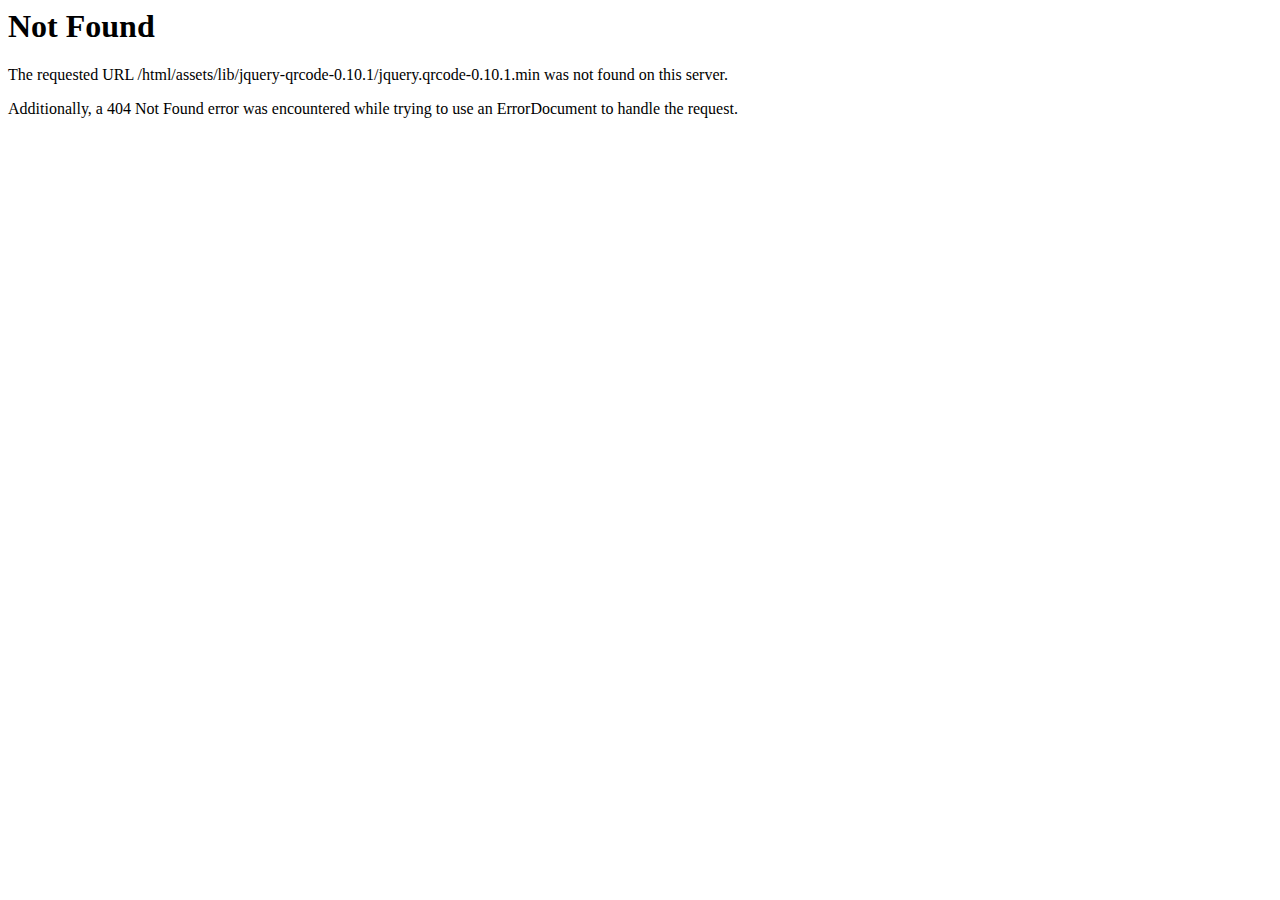
<file: website_files/assets/lib/jquery-qrcode-0.10.1/jquery.qrcode-0.10.1.html>
<!DOCTYPE HTML PUBLIC "-//IETF//DTD HTML 2.0//EN">
<html><head>
<title>404 Not Found</title>
</head><body>
<h1>Not Found</h1>
<p>The requested URL /html/assets/lib/jquery-qrcode-0.10.1/jquery.qrcode-0.10.1.min was not found on this server.</p>
<p>Additionally, a 404 Not Found
error was encountered while trying to use an ErrorDocument to handle the request.</p>
</body></html>
</file>
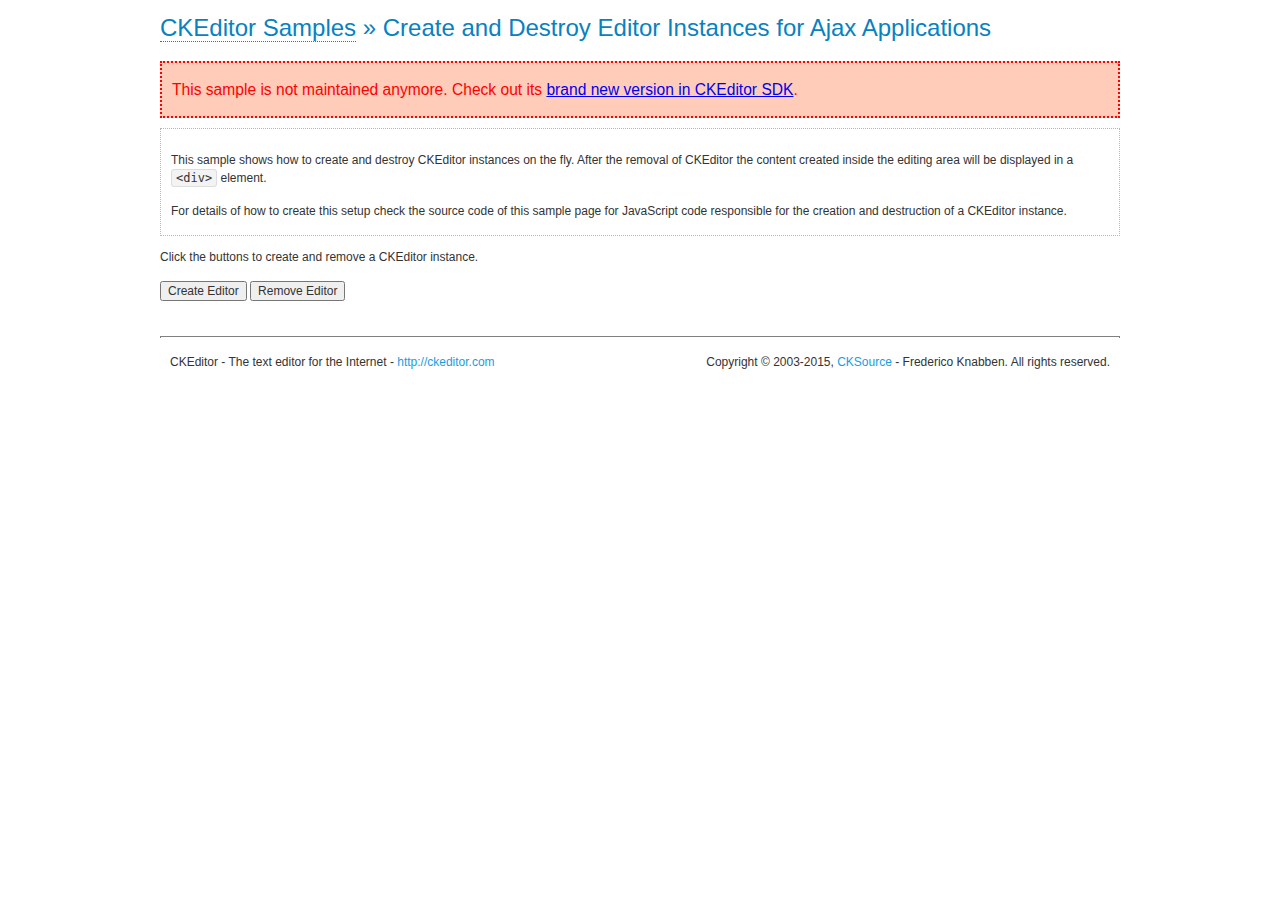
<file: website_files/ckeditor/samples/old/ajax.html>
<!DOCTYPE html>
<!--
Copyright (c) 2003-2015, CKSource - Frederico Knabben. All rights reserved.
For licensing, see LICENSE.md or http://ckeditor.com/license
-->
<html>
<head>
	<meta charset="utf-8">
	<title>Ajax &mdash; CKEditor Sample</title>
	<script src="../../ckeditor.js"></script>
	<link rel="stylesheet" href="sample.css">
	<script>

		var editor, html = '';

		function createEditor() {
			if ( editor )
				return;

			// Create a new editor inside the <div id="editor">, setting its value to html
			var config = {};
			editor = CKEDITOR.appendTo( 'editor', config, html );
		}

		function removeEditor() {
			if ( !editor )
				return;

			// Retrieve the editor contents. In an Ajax application, this data would be
			// sent to the server or used in any other way.
			document.getElementById( 'editorcontents' ).innerHTML = html = editor.getData();
			document.getElementById( 'contents' ).style.display = '';

			// Destroy the editor.
			editor.destroy();
			editor = null;
		}

	</script>
</head>
<body>
	<h1 class="samples">
		<a href="index.html">CKEditor Samples</a> &raquo; Create and Destroy Editor Instances for Ajax Applications
	</h1>
	<div class="warning deprecated">
		This sample is not maintained anymore. Check out its <a href="http://sdk.ckeditor.com/samples/saveajax.html">brand new version in CKEditor SDK</a>.
	</div>
	<div class="description">
		<p>
			This sample shows how to create and destroy CKEditor instances on the fly. After the removal of CKEditor the content created inside the editing
			area will be displayed in a <code>&lt;div&gt;</code> element.
		</p>
		<p>
			For details of how to create this setup check the source code of this sample page
			for JavaScript code responsible for the creation and destruction of a CKEditor instance.
		</p>
	</div>
	<p>Click the buttons to create and remove a CKEditor instance.</p>
	<p>
		<input onclick="createEditor();" type="button" value="Create Editor">
		<input onclick="removeEditor();" type="button" value="Remove Editor">
	</p>
	<!-- This div will hold the editor. -->
	<div id="editor">
	</div>
	<div id="contents" style="display: none">
		<p>
			Edited Contents:
		</p>
		<!-- This div will be used to display the editor contents. -->
		<div id="editorcontents">
		</div>
	</div>
	<div id="footer">
		<hr>
		<p>
			CKEditor - The text editor for the Internet - <a class="samples" href="http://ckeditor.com/">http://ckeditor.com</a>
		</p>
		<p id="copy">
			Copyright &copy; 2003-2015, <a class="samples" href="http://cksource.com/">CKSource</a> - Frederico
			Knabben. All rights reserved.
		</p>
	</div>
</body>
</html>
</file>
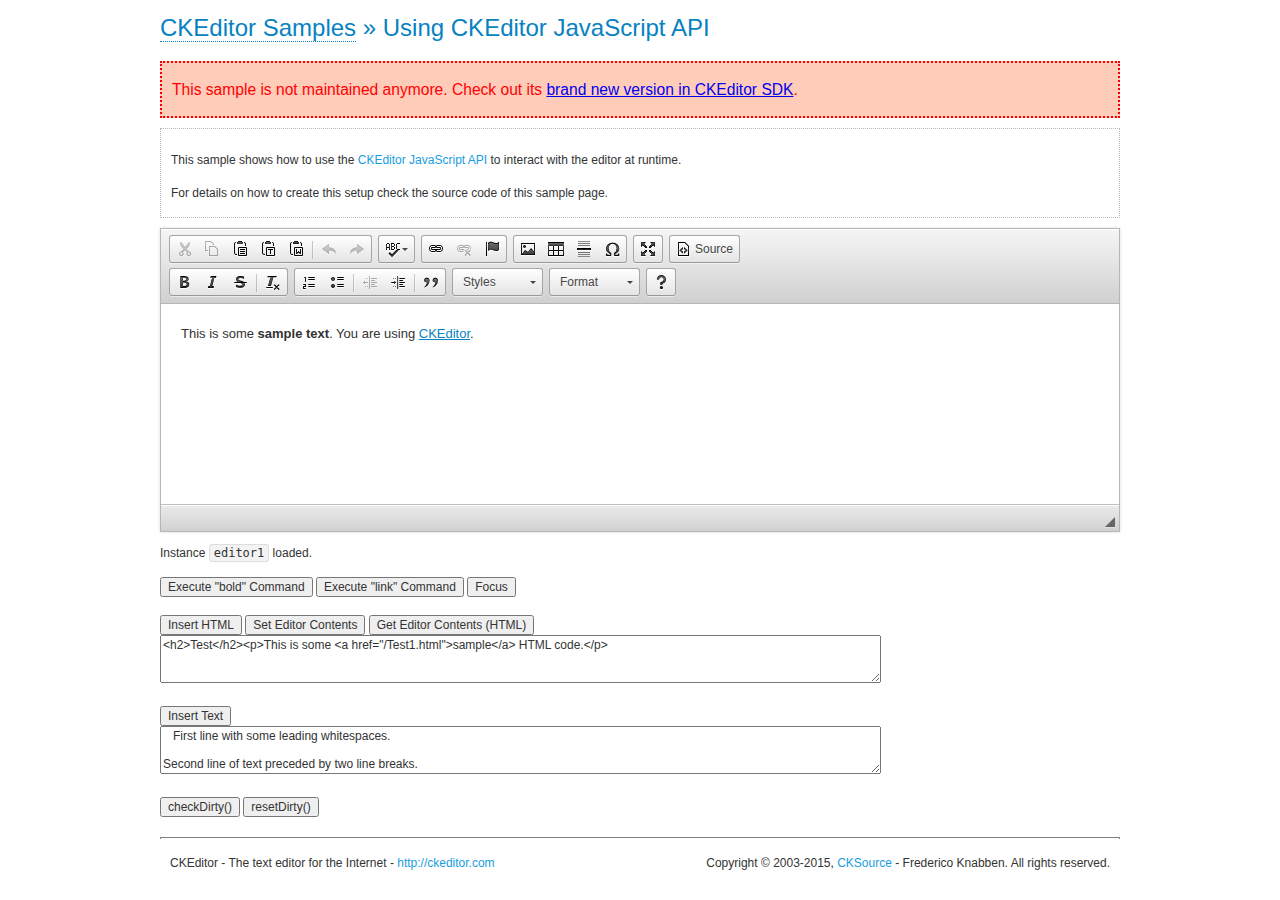
<file: website_files/ckeditor/samples/old/api.html>
<!DOCTYPE html>
<!--
Copyright (c) 2003-2015, CKSource - Frederico Knabben. All rights reserved.
For licensing, see LICENSE.md or http://ckeditor.com/license
-->
<html>
<head>
	<meta charset="utf-8">
	<title>API Usage &mdash; CKEditor Sample</title>
	<script src="../../ckeditor.js"></script>
	<link href="sample.css" rel="stylesheet">
	<script>

// The instanceReady event is fired, when an instance of CKEditor has finished
// its initialization.
CKEDITOR.on( 'instanceReady', function( ev ) {
	// Show the editor name and description in the browser status bar.
	document.getElementById( 'eMessage' ).innerHTML = 'Instance <code>' + ev.editor.name + '<\/code> loaded.';

	// Show this sample buttons.
	document.getElementById( 'eButtons' ).style.display = 'block';
});

function InsertHTML() {
	// Get the editor instance that we want to interact with.
	var editor = CKEDITOR.instances.editor1;
	var value = document.getElementById( 'htmlArea' ).value;

	// Check the active editing mode.
	if ( editor.mode == 'wysiwyg' )
	{
		// Insert HTML code.
		// http://docs.ckeditor.com/#!/api/CKEDITOR.editor-method-insertHtml
		editor.insertHtml( value );
	}
	else
		alert( 'You must be in WYSIWYG mode!' );
}

function InsertText() {
	// Get the editor instance that we want to interact with.
	var editor = CKEDITOR.instances.editor1;
	var value = document.getElementById( 'txtArea' ).value;

	// Check the active editing mode.
	if ( editor.mode == 'wysiwyg' )
	{
		// Insert as plain text.
		// http://docs.ckeditor.com/#!/api/CKEDITOR.editor-method-insertText
		editor.insertText( value );
	}
	else
		alert( 'You must be in WYSIWYG mode!' );
}

function SetContents() {
	// Get the editor instance that we want to interact with.
	var editor = CKEDITOR.instances.editor1;
	var value = document.getElementById( 'htmlArea' ).value;

	// Set editor contents (replace current contents).
	// http://docs.ckeditor.com/#!/api/CKEDITOR.editor-method-setData
	editor.setData( value );
}

function GetContents() {
	// Get the editor instance that you want to interact with.
	var editor = CKEDITOR.instances.editor1;

	// Get editor contents
	// http://docs.ckeditor.com/#!/api/CKEDITOR.editor-method-getData
	alert( editor.getData() );
}

function ExecuteCommand( commandName ) {
	// Get the editor instance that we want to interact with.
	var editor = CKEDITOR.instances.editor1;

	// Check the active editing mode.
	if ( editor.mode == 'wysiwyg' )
	{
		// Execute the command.
		// http://docs.ckeditor.com/#!/api/CKEDITOR.editor-method-execCommand
		editor.execCommand( commandName );
	}
	else
		alert( 'You must be in WYSIWYG mode!' );
}

function CheckDirty() {
	// Get the editor instance that we want to interact with.
	var editor = CKEDITOR.instances.editor1;
	// Checks whether the current editor contents present changes when compared
	// to the contents loaded into the editor at startup
	// http://docs.ckeditor.com/#!/api/CKEDITOR.editor-method-checkDirty
	alert( editor.checkDirty() );
}

function ResetDirty() {
	// Get the editor instance that we want to interact with.
	var editor = CKEDITOR.instances.editor1;
	// Resets the "dirty state" of the editor (see CheckDirty())
	// http://docs.ckeditor.com/#!/api/CKEDITOR.editor-method-resetDirty
	editor.resetDirty();
	alert( 'The "IsDirty" status has been reset' );
}

function Focus() {
	CKEDITOR.instances.editor1.focus();
}

function onFocus() {
	document.getElementById( 'eMessage' ).innerHTML = '<b>' + this.name + ' is focused </b>';
}

function onBlur() {
	document.getElementById( 'eMessage' ).innerHTML = this.name + ' lost focus';
}

	</script>

</head>
<body>
	<h1 class="samples">
		<a href="index.html">CKEditor Samples</a> &raquo; Using CKEditor JavaScript API
	</h1>
	<div class="warning deprecated">
		This sample is not maintained anymore. Check out its <a href="http://sdk.ckeditor.com/samples/api.html">brand new version in CKEditor SDK</a>.
	</div>
	<div class="description">
	<p>
		This sample shows how to use the
		<a class="samples" href="http://docs.ckeditor.com/#!/api/CKEDITOR.editor">CKEditor JavaScript API</a>
		to interact with the editor at runtime.
	</p>
	<p>
		For details on how to create this setup check the source code of this sample page.
	</p>
	</div>

	<!-- This <div> holds alert messages to be display in the sample page. -->
	<div id="alerts">
		<noscript>
			<p>
				<strong>CKEditor requires JavaScript to run</strong>. In a browser with no JavaScript
				support, like yours, you should still see the contents (HTML data) and you should
				be able to edit it normally, without a rich editor interface.
			</p>
		</noscript>
	</div>
	<form action="../../../samples/sample_posteddata.php" method="post">
		<textarea cols="100" id="editor1" name="editor1" rows="10">&lt;p&gt;This is some &lt;strong&gt;sample text&lt;/strong&gt;. You are using &lt;a href="http://ckeditor.com/"&gt;CKEditor&lt;/a&gt;.&lt;/p&gt;</textarea>

		<script>
			// Replace the <textarea id="editor1"> with an CKEditor instance.
			CKEDITOR.replace( 'editor1', {
				on: {
					focus: onFocus,
					blur: onBlur,

					// Check for availability of corresponding plugins.
					pluginsLoaded: function( evt ) {
						var doc = CKEDITOR.document, ed = evt.editor;
						if ( !ed.getCommand( 'bold' ) )
							doc.getById( 'exec-bold' ).hide();
						if ( !ed.getCommand( 'link' ) )
							doc.getById( 'exec-link' ).hide();
					}
				}
			});
		</script>

		<p id="eMessage">
		</p>

		<div id="eButtons" style="display: none">
			<input id="exec-bold" onclick="ExecuteCommand('bold');" type="button" value="Execute &quot;bold&quot; Command">
			<input id="exec-link" onclick="ExecuteCommand('link');" type="button" value="Execute &quot;link&quot; Command">
			<input onclick="Focus();" type="button" value="Focus">
			<br><br>
			<input onclick="InsertHTML();" type="button" value="Insert HTML">
			<input onclick="SetContents();" type="button" value="Set Editor Contents">
			<input onclick="GetContents();" type="button" value="Get Editor Contents (HTML)">
			<br>
			<textarea cols="100" id="htmlArea" rows="3">&lt;h2&gt;Test&lt;/h2&gt;&lt;p&gt;This is some &lt;a href="/Test1.html"&gt;sample&lt;/a&gt; HTML code.&lt;/p&gt;</textarea>
			<br>
			<br>
			<input onclick="InsertText();" type="button" value="Insert Text">
			<br>
			<textarea cols="100" id="txtArea" rows="3">   First line with some leading whitespaces.

Second line of text preceded by two line breaks.</textarea>
			<br>
			<br>
			<input onclick="CheckDirty();" type="button" value="checkDirty()">
			<input onclick="ResetDirty();" type="button" value="resetDirty()">
		</div>
	</form>
	<div id="footer">
		<hr>
		<p>
			CKEditor - The text editor for the Internet - <a class="samples" href="http://ckeditor.com/">http://ckeditor.com</a>
		</p>
		<p id="copy">
			Copyright &copy; 2003-2015, <a class="samples" href="http://cksource.com/">CKSource</a> - Frederico
			Knabben. All rights reserved.
		</p>
	</div>
</body>
</html>
</file>
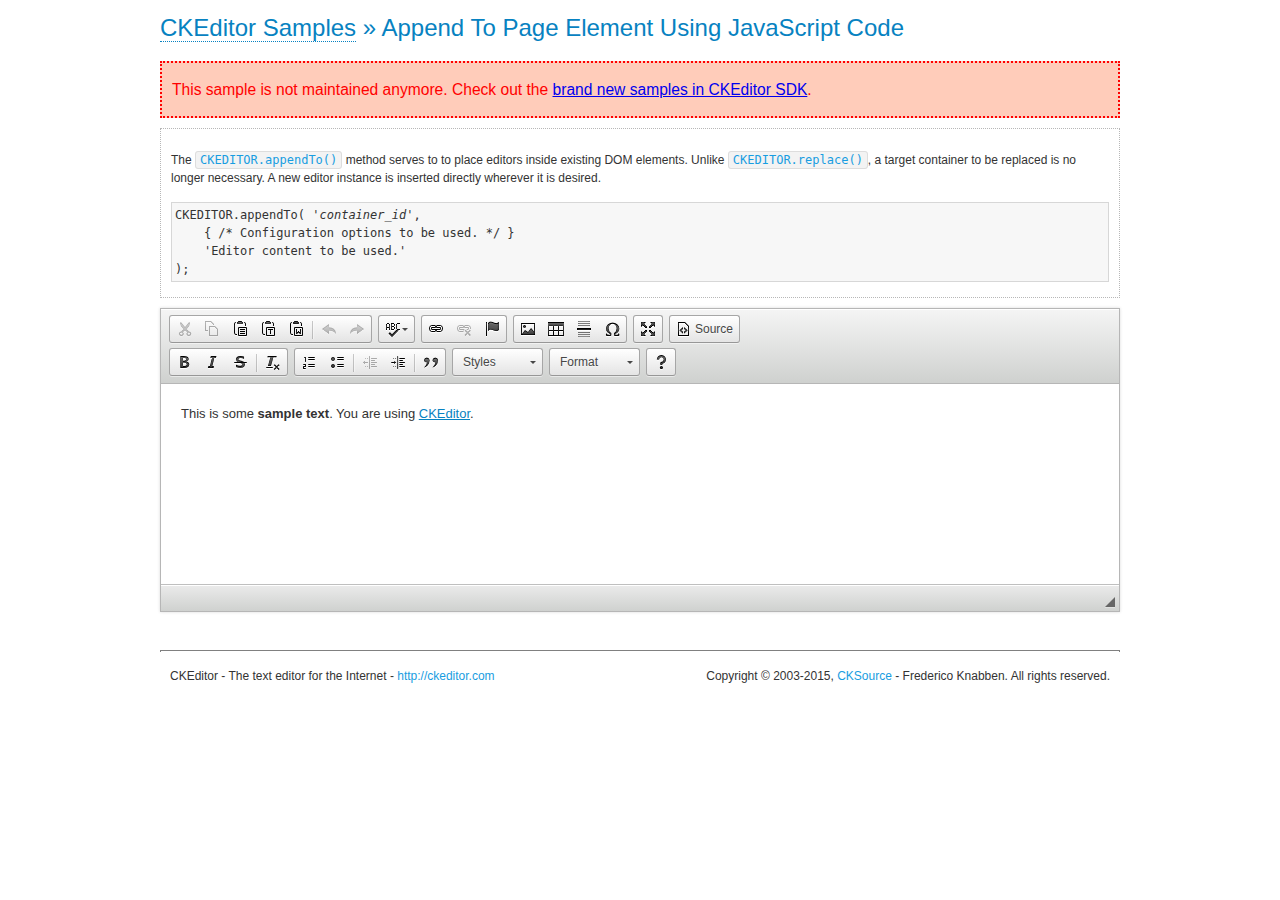
<file: website_files/ckeditor/samples/old/appendto.html>
<!DOCTYPE html>
<!--
Copyright (c) 2003-2015, CKSource - Frederico Knabben. All rights reserved.
For licensing, see LICENSE.md or http://ckeditor.com/license
-->
<html>
<head>
	<meta charset="utf-8">
	<title>Append To Page Element Using JavaScript Code &mdash; CKEditor Sample</title>
	<script src="../../ckeditor.js"></script>
	<link rel="stylesheet" href="sample.css">
</head>
<body>
	<h1 class="samples">
		<a href="index.html">CKEditor Samples</a> &raquo; Append To Page Element Using JavaScript Code
	</h1>
	<div class="warning deprecated">
		This sample is not maintained anymore. Check out the <a href="http://sdk.ckeditor.com/">brand new samples in CKEditor SDK</a>.
	</div>
	<div id="section1">
		<div class="description">
			<p>
				The <code><a class="samples" href="http://docs.ckeditor.com/#!/api/CKEDITOR-method-appendTo">CKEDITOR.appendTo()</a></code> method serves to to place editors inside existing DOM elements. Unlike <code><a class="samples" href="http://docs.ckeditor.com/#!/api/CKEDITOR-method-replace">CKEDITOR.replace()</a></code>,
				a target container to be replaced is no longer necessary. A new editor
				instance is inserted directly wherever it is desired.
			</p>
<pre class="samples">CKEDITOR.appendTo( '<em>container_id</em>',
	{ /* Configuration options to be used. */ }
	'Editor content to be used.'
);</pre>
		</div>
		<script>

			// This call can be placed at any point after the
			// DOM element to append CKEditor to or inside the <head><script>
			// in a window.onload event handler.

			// Append a CKEditor instance using the default configuration and the
			// provided content to the <div> element of ID "section1".
			CKEDITOR.appendTo( 'section1',
				null,
				'<p>This is some <strong>sample text</strong>. You are using <a href="http://ckeditor.com/">CKEditor</a>.</p>'
			);

		</script>
	</div>
	<br>
	<div id="footer">
		<hr>
		<p>
			CKEditor - The text editor for the Internet - <a class="samples" href="http://ckeditor.com/">http://ckeditor.com</a>
		</p>
		<p id="copy">
			Copyright &copy; 2003-2015, <a class="samples" href="http://cksource.com/">CKSource</a> - Frederico
			Knabben. All rights reserved.
		</p>
	</div>
</body>
</html>
</file>
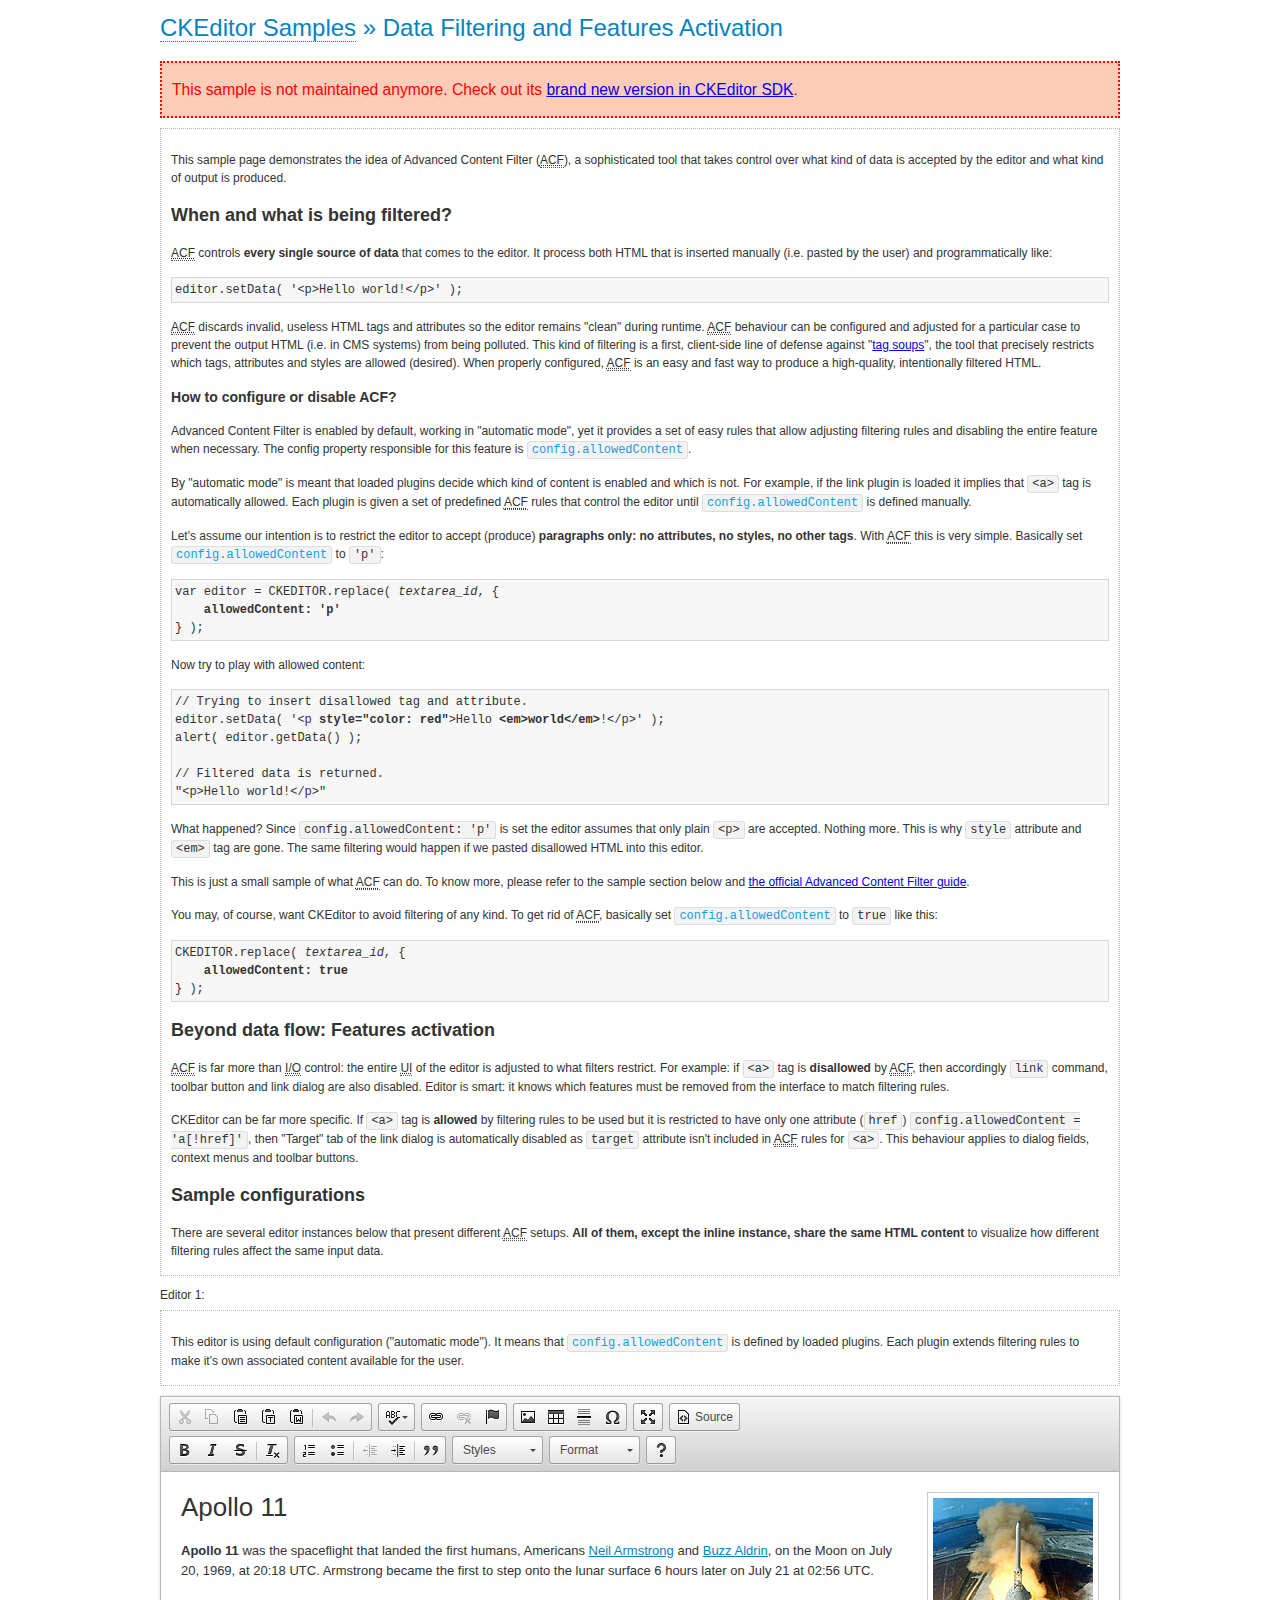
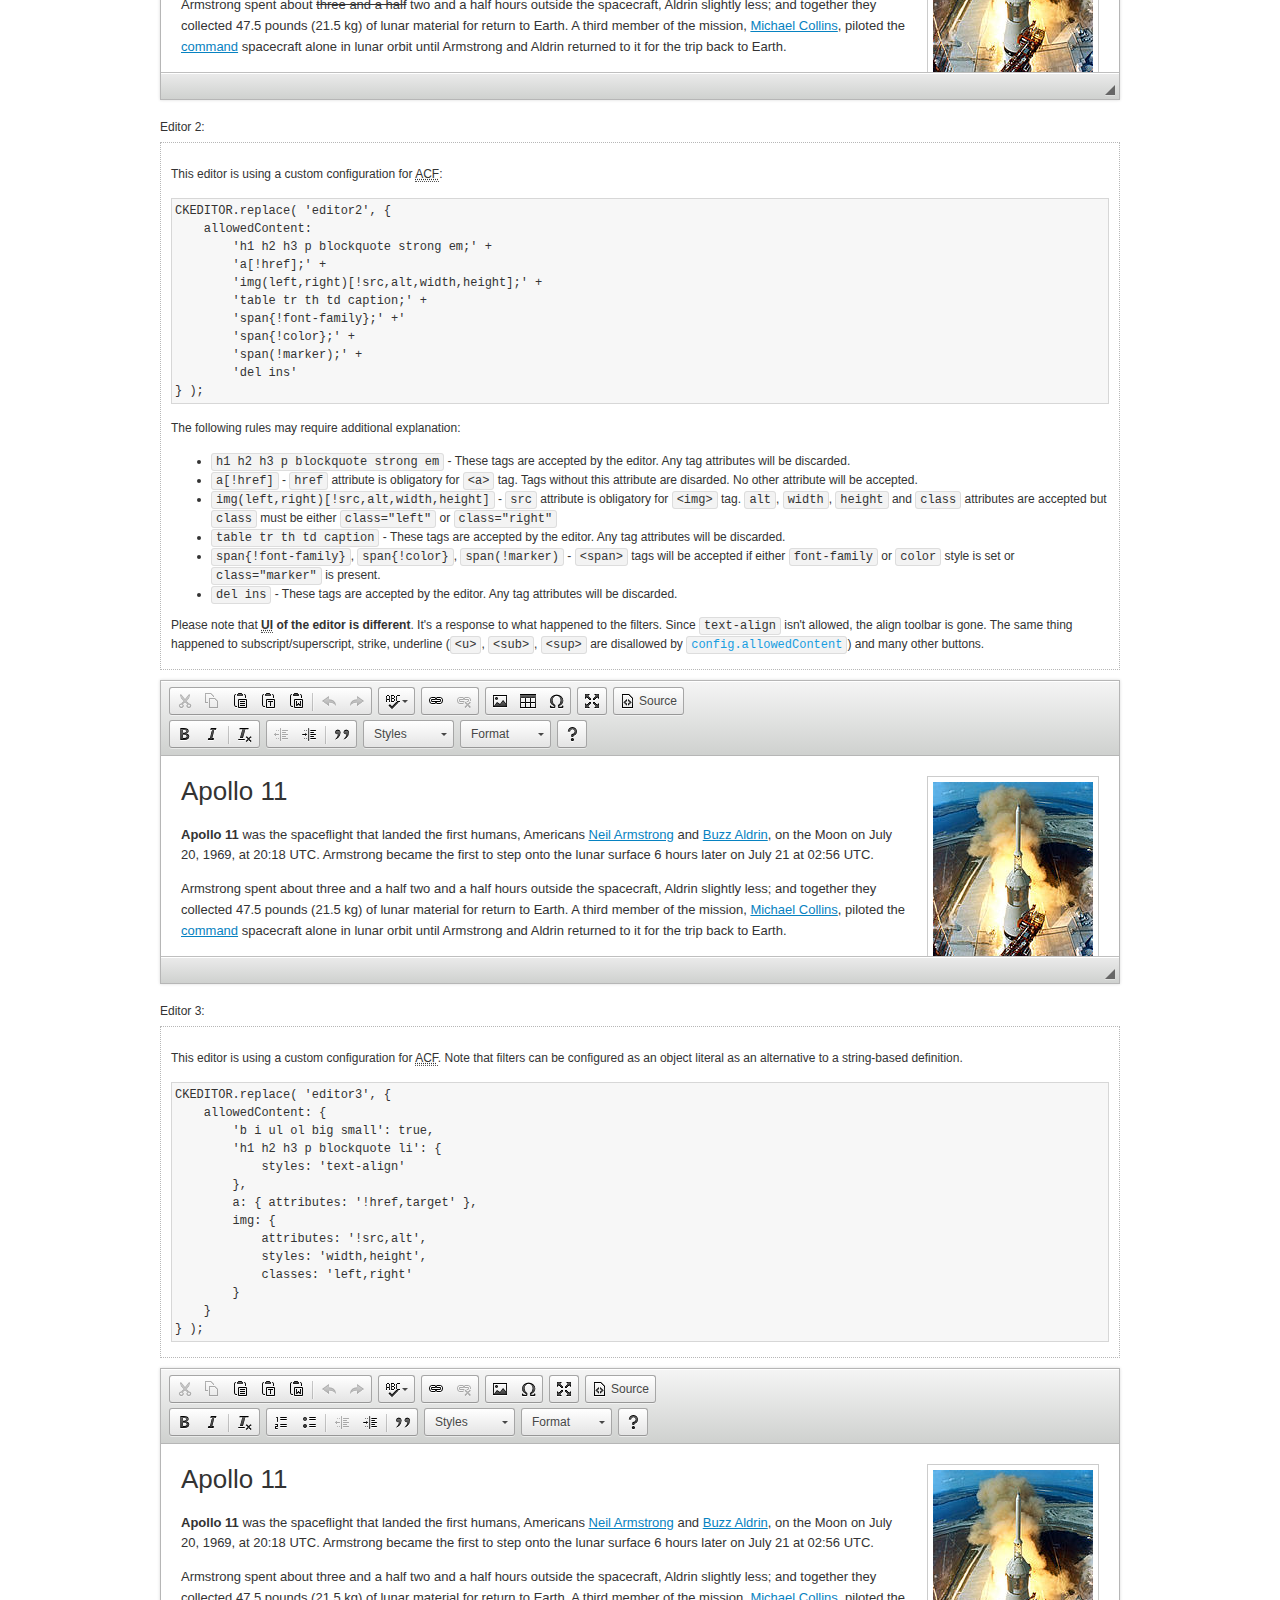
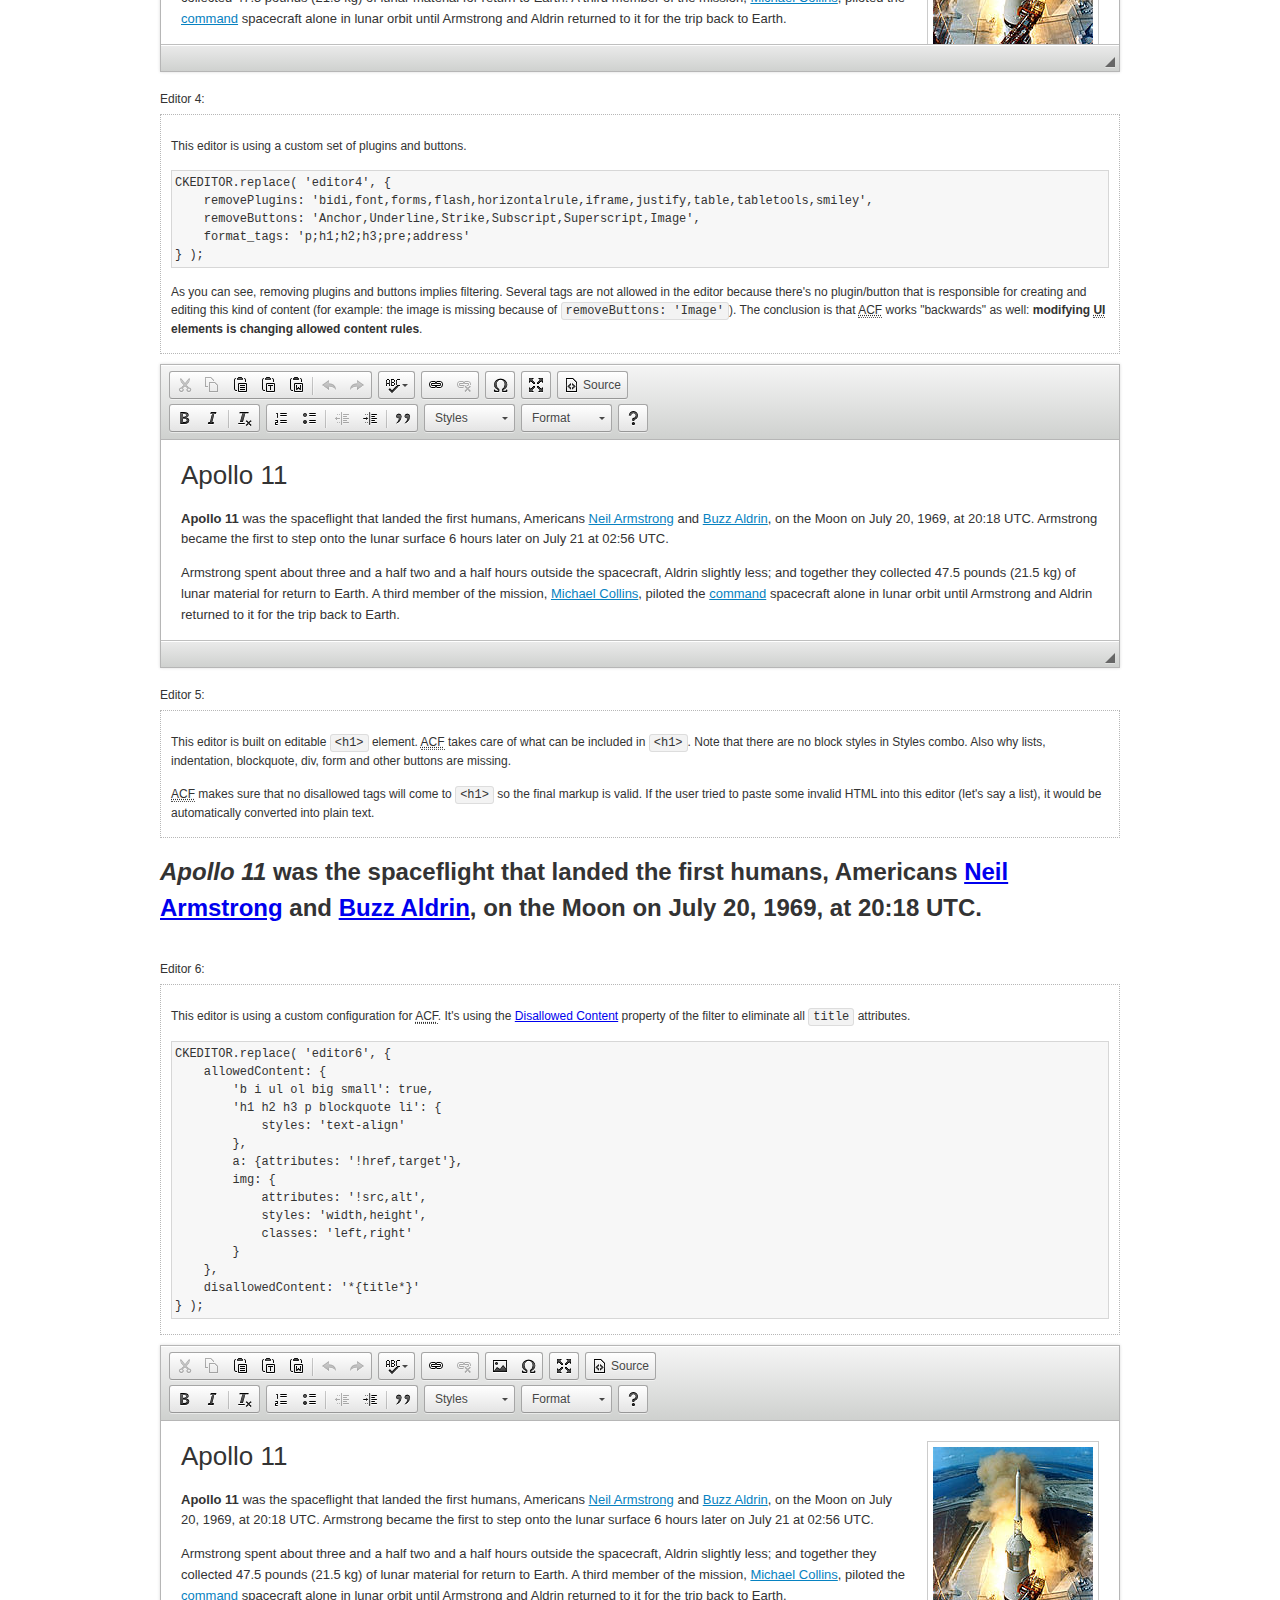
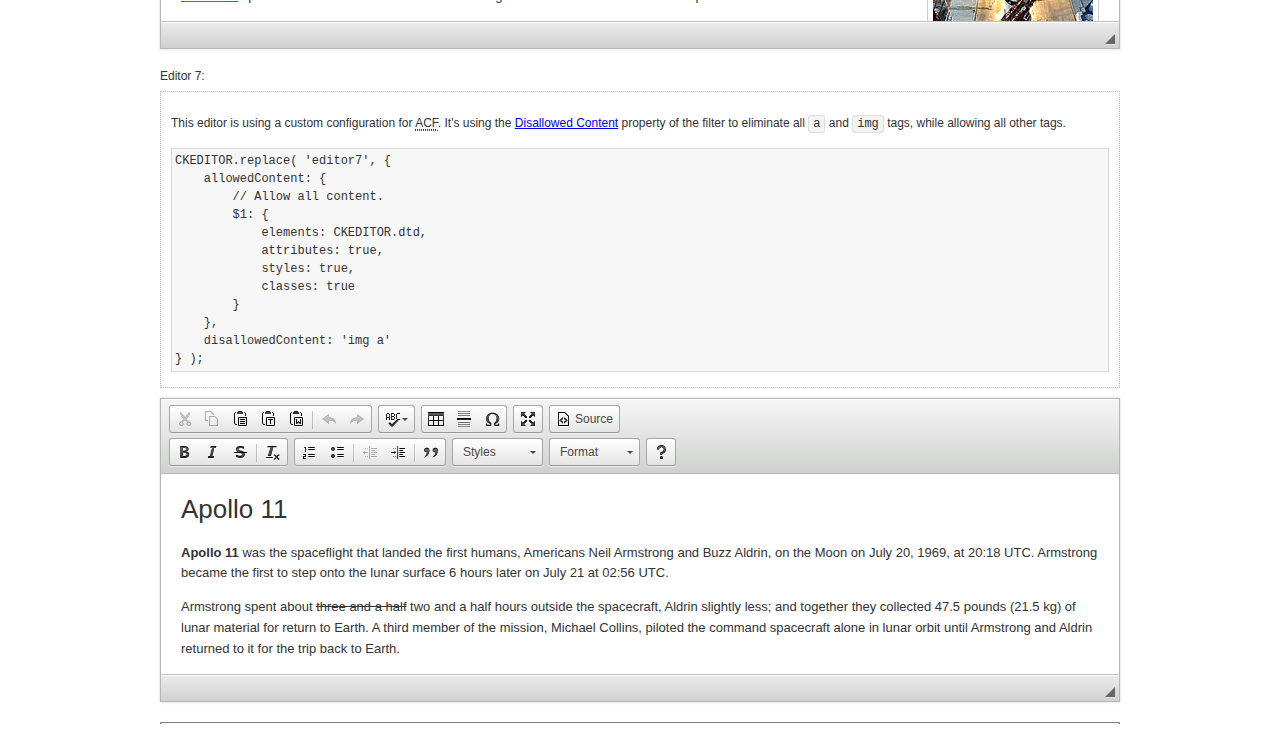
<file: website_files/ckeditor/samples/old/datafiltering.html>
<!DOCTYPE html>
<!--
Copyright (c) 2003-2015, CKSource - Frederico Knabben. All rights reserved.
For licensing, see LICENSE.md or http://ckeditor.com/license
-->
<html>
<head>
	<meta charset="utf-8">
	<title>Data Filtering &mdash; CKEditor Sample</title>
	<script src="../../ckeditor.js"></script>
	<link rel="stylesheet" href="sample.css">
	<script>
		// Remove advanced tabs for all editors.
		CKEDITOR.config.removeDialogTabs = 'image:advanced;link:advanced;flash:advanced;creatediv:advanced;editdiv:advanced';
	</script>
</head>
<body>
	<h1 class="samples">
		<a href="index.html">CKEditor Samples</a> &raquo; Data Filtering and Features Activation
	</h1>
	<div class="warning deprecated">
		This sample is not maintained anymore. Check out its <a href="http://sdk.ckeditor.com/samples/acf.html">brand new version in CKEditor SDK</a>.
	</div>
	<div class="description">
		<p>
			This sample page demonstrates the idea of Advanced Content Filter
			(<abbr title="Advanced Content Filter">ACF</abbr>), a sophisticated
			tool that takes control over what kind of data is accepted by the editor and what
			kind of output is produced.
		</p>
		<h2>When and what is being filtered?</h2>
		<p>
			<abbr title="Advanced Content Filter">ACF</abbr> controls
			<strong>every single source of data</strong> that comes to the editor.
			It process both HTML that is inserted manually (i.e. pasted by the user)
			and programmatically like:
		</p>
<pre class="samples">
editor.setData( '&lt;p&gt;Hello world!&lt;/p&gt;' );
</pre>
		<p>
			<abbr title="Advanced Content Filter">ACF</abbr> discards invalid,
			useless HTML tags and attributes so the editor remains "clean" during
			runtime. <abbr title="Advanced Content Filter">ACF</abbr> behaviour
			can be configured and adjusted for a particular case to prevent the
			output HTML (i.e. in CMS systems) from being polluted.

			This kind of filtering is a first, client-side line of defense
			against "<a href="http://en.wikipedia.org/wiki/Tag_soup">tag soups</a>",
			the tool that precisely restricts which tags, attributes and styles
			are allowed (desired). When properly configured, <abbr title="Advanced Content Filter">ACF</abbr>
			is an easy and fast way to produce a high-quality, intentionally filtered HTML.
		</p>

		<h3>How to configure or disable ACF?</h3>
		<p>
			Advanced Content Filter is enabled by default, working in "automatic mode", yet
			it provides a set of easy rules that allow adjusting filtering rules
			and disabling the entire feature when necessary. The config property
			responsible for this feature is <code><a class="samples"
			href="http://docs.ckeditor.com/#!/api/CKEDITOR.config-cfg-allowedContent">config.allowedContent</a></code>.
		</p>
		<p>
			By "automatic mode" is meant that loaded plugins decide which kind
			of content is enabled and which is not. For example, if the link
			plugin is loaded it implies that <code>&lt;a&gt;</code> tag is
			automatically allowed. Each plugin is given a set
			of predefined <abbr title="Advanced Content Filter">ACF</abbr> rules
			that control the editor until <code><a class="samples"
			href="http://docs.ckeditor.com/#!/api/CKEDITOR.config-cfg-allowedContent">
			config.allowedContent</a></code>
			is defined manually.
		</p>
		<p>
			Let's assume our intention is to restrict the editor to accept (produce) <strong>paragraphs
			only: no attributes, no styles, no other tags</strong>.
			With <abbr title="Advanced Content Filter">ACF</abbr>
			this is very simple. Basically set <code><a class="samples"
			href="http://docs.ckeditor.com/#!/api/CKEDITOR.config-cfg-allowedContent">
			config.allowedContent</a></code> to <code>'p'</code>:
		</p>
<pre class="samples">
var editor = CKEDITOR.replace( <em>textarea_id</em>, {
	<strong>allowedContent: 'p'</strong>
} );
</pre>
		<p>
			Now try to play with allowed content:
		</p>
<pre class="samples">
// Trying to insert disallowed tag and attribute.
editor.setData( '&lt;p <strong>style="color: red"</strong>&gt;Hello <strong>&lt;em&gt;world&lt;/em&gt;</strong>!&lt;/p&gt;' );
alert( editor.getData() );

// Filtered data is returned.
"&lt;p&gt;Hello world!&lt;/p&gt;"
</pre>
		<p>
			What happened? Since <code>config.allowedContent: 'p'</code> is set the editor assumes
			that only plain <code>&lt;p&gt;</code> are accepted. Nothing more. This is why
			<code>style</code> attribute and <code>&lt;em&gt;</code> tag are gone. The same
			filtering would happen if we pasted disallowed HTML into this editor.
		</p>
		<p>
			This is just a small sample of what <abbr title="Advanced Content Filter">ACF</abbr>
			can do. To know more, please refer to the sample section below and
			<a href="http://docs.ckeditor.com/#!/guide/dev_advanced_content_filter">the official Advanced Content Filter guide</a>.
		</p>
		<p>
			You may, of course, want CKEditor to avoid filtering of any kind.
			To get rid of <abbr title="Advanced Content Filter">ACF</abbr>,
			basically set <code><a class="samples"
			href="http://docs.ckeditor.com/#!/api/CKEDITOR.config-cfg-allowedContent">
			config.allowedContent</a></code> to <code>true</code> like this:
		</p>
<pre class="samples">
CKEDITOR.replace( <em>textarea_id</em>, {
	<strong>allowedContent: true</strong>
} );
</pre>

		<h2>Beyond data flow: Features activation</h2>
		<p>
			<abbr title="Advanced Content Filter">ACF</abbr> is far more than
			<abbr title="Input/Output">I/O</abbr> control: the entire
			<abbr title="User Interface">UI</abbr> of the editor is adjusted to what
			filters restrict. For example: if <code>&lt;a&gt;</code> tag is
			<strong>disallowed</strong>
			by <abbr title="Advanced Content Filter">ACF</abbr>,
			then accordingly <code>link</code> command, toolbar button and link dialog
			are also disabled. Editor is smart: it knows which features must be
			removed from the interface to match filtering rules.
		</p>
		<p>
			CKEditor can be far more specific. If <code>&lt;a&gt;</code> tag is
			<strong>allowed</strong> by filtering rules to be used but it is restricted
			to have only one attribute (<code>href</code>)
			<code>config.allowedContent = 'a[!href]'</code>, then
			"Target" tab of the link dialog is automatically disabled as <code>target</code>
			attribute isn't included in <abbr title="Advanced Content Filter">ACF</abbr> rules
			for <code>&lt;a&gt;</code>. This behaviour applies to dialog fields, context
			menus and toolbar buttons.
		</p>

		<h2>Sample configurations</h2>
		<p>
			There are several editor instances below that present different
			<abbr title="Advanced Content Filter">ACF</abbr> setups. <strong>All of them,
			except the inline instance, share the same HTML content</strong> to visualize
			how different filtering rules affect the same input data.
		</p>
	</div>

	<div>
		<label for="editor1">
			Editor 1:
		</label>
		<div class="description">
			<p>
				This editor is using default configuration ("automatic mode"). It means that
				<code><a class="samples"
				href="http://docs.ckeditor.com/#!/api/CKEDITOR.config-cfg-allowedContent">
				config.allowedContent</a></code> is defined by loaded plugins.
				Each plugin extends filtering rules to make it's own associated content
				available for the user.
			</p>
		</div>
		<textarea cols="80" id="editor1" name="editor1" rows="10">
			&lt;h1&gt;&lt;img alt=&quot;Saturn V carrying Apollo 11&quot; class=&quot;right&quot; src=&quot;assets/sample.jpg&quot;/&gt; Apollo 11&lt;/h1&gt; &lt;p&gt;&lt;b&gt;Apollo 11&lt;/b&gt; was the spaceflight that landed the first humans, Americans &lt;a href=&quot;http://en.wikipedia.org/wiki/Neil_Armstrong&quot; title=&quot;Neil Armstrong&quot;&gt;Neil Armstrong&lt;/a&gt; and &lt;a href=&quot;http://en.wikipedia.org/wiki/Buzz_Aldrin&quot; title=&quot;Buzz Aldrin&quot;&gt;Buzz Aldrin&lt;/a&gt;, on the Moon on July 20, 1969, at 20:18 UTC. Armstrong became the first to step onto the lunar surface 6 hours later on July 21 at 02:56 UTC.&lt;/p&gt; &lt;p&gt;Armstrong spent about &lt;s&gt;three and a half&lt;/s&gt; two and a half hours outside the spacecraft, Aldrin slightly less; and together they collected 47.5 pounds (21.5&amp;nbsp;kg) of lunar material for return to Earth. A third member of the mission, &lt;a href=&quot;http://en.wikipedia.org/wiki/Michael_Collins_(astronaut)&quot; title=&quot;Michael Collins (astronaut)&quot;&gt;Michael Collins&lt;/a&gt;, piloted the &lt;a href=&quot;http://en.wikipedia.org/wiki/Apollo_Command/Service_Module&quot; title=&quot;Apollo Command/Service Module&quot;&gt;command&lt;/a&gt; spacecraft alone in lunar orbit until Armstrong and Aldrin returned to it for the trip back to Earth.&lt;/p&gt; &lt;h2&gt;Broadcasting and &lt;em&gt;quotes&lt;/em&gt; &lt;a id=&quot;quotes&quot; name=&quot;quotes&quot;&gt;&lt;/a&gt;&lt;/h2&gt; &lt;p&gt;Broadcast on live TV to a world-wide audience, Armstrong stepped onto the lunar surface and described the event as:&lt;/p&gt; &lt;blockquote&gt;&lt;p&gt;One small step for [a] man, one giant leap for mankind.&lt;/p&gt;&lt;/blockquote&gt; &lt;p&gt;Apollo 11 effectively ended the &lt;a href=&quot;http://en.wikipedia.org/wiki/Space_Race&quot; title=&quot;Space Race&quot;&gt;Space Race&lt;/a&gt; and fulfilled a national goal proposed in 1961 by the late U.S. President &lt;a href=&quot;http://en.wikipedia.org/wiki/John_F._Kennedy&quot; title=&quot;John F. Kennedy&quot;&gt;John F. Kennedy&lt;/a&gt; in a speech before the United States Congress:&lt;/p&gt; &lt;blockquote&gt;&lt;p&gt;[...] before this decade is out, of landing a man on the Moon and returning him safely to the Earth.&lt;/p&gt;&lt;/blockquote&gt; &lt;h2&gt;Technical details &lt;a id=&quot;tech-details&quot; name=&quot;tech-details&quot;&gt;&lt;/a&gt;&lt;/h2&gt; &lt;table align=&quot;right&quot; border=&quot;1&quot; bordercolor=&quot;#ccc&quot; cellpadding=&quot;5&quot; cellspacing=&quot;0&quot; style=&quot;border-collapse:collapse;margin:10px 0 10px 15px;&quot;&gt; &lt;caption&gt;&lt;strong&gt;Mission crew&lt;/strong&gt;&lt;/caption&gt; &lt;thead&gt; &lt;tr&gt; &lt;th scope=&quot;col&quot;&gt;Position&lt;/th&gt; &lt;th scope=&quot;col&quot;&gt;Astronaut&lt;/th&gt; &lt;/tr&gt; &lt;/thead&gt; &lt;tbody&gt; &lt;tr&gt; &lt;td&gt;Commander&lt;/td&gt; &lt;td&gt;Neil A. Armstrong&lt;/td&gt; &lt;/tr&gt; &lt;tr&gt; &lt;td&gt;Command Module Pilot&lt;/td&gt; &lt;td&gt;Michael Collins&lt;/td&gt; &lt;/tr&gt; &lt;tr&gt; &lt;td&gt;Lunar Module Pilot&lt;/td&gt; &lt;td&gt;Edwin &amp;quot;Buzz&amp;quot; E. Aldrin, Jr.&lt;/td&gt; &lt;/tr&gt; &lt;/tbody&gt; &lt;/table&gt; &lt;p&gt;Launched by a &lt;strong&gt;Saturn V&lt;/strong&gt; rocket from &lt;a href=&quot;http://en.wikipedia.org/wiki/Kennedy_Space_Center&quot; title=&quot;Kennedy Space Center&quot;&gt;Kennedy Space Center&lt;/a&gt; in Merritt Island, Florida on July 16, Apollo 11 was the fifth manned mission of &lt;a href=&quot;http://en.wikipedia.org/wiki/NASA&quot; title=&quot;NASA&quot;&gt;NASA&lt;/a&gt;&amp;#39;s Apollo program. The Apollo spacecraft had three parts:&lt;/p&gt; &lt;ol&gt; &lt;li&gt;&lt;strong&gt;Command Module&lt;/strong&gt; with a cabin for the three astronauts which was the only part which landed back on Earth&lt;/li&gt; &lt;li&gt;&lt;strong&gt;Service Module&lt;/strong&gt; which supported the Command Module with propulsion, electrical power, oxygen and water&lt;/li&gt; &lt;li&gt;&lt;strong&gt;Lunar Module&lt;/strong&gt; for landing on the Moon.&lt;/li&gt; &lt;/ol&gt; &lt;p&gt;After being sent to the Moon by the Saturn V&amp;#39;s upper stage, the astronauts separated the spacecraft from it and travelled for three days until they entered into lunar orbit. Armstrong and Aldrin then moved into the Lunar Module and landed in the &lt;a href=&quot;http://en.wikipedia.org/wiki/Mare_Tranquillitatis&quot; title=&quot;Mare Tranquillitatis&quot;&gt;Sea of Tranquility&lt;/a&gt;. They stayed a total of about 21 and a half hours on the lunar surface. After lifting off in the upper part of the Lunar Module and rejoining Collins in the Command Module, they returned to Earth and landed in the &lt;a href=&quot;http://en.wikipedia.org/wiki/Pacific_Ocean&quot; title=&quot;Pacific Ocean&quot;&gt;Pacific Ocean&lt;/a&gt; on July 24.&lt;/p&gt; &lt;hr/&gt; &lt;p style=&quot;text-align: right;&quot;&gt;&lt;small&gt;Source: &lt;a href=&quot;http://en.wikipedia.org/wiki/Apollo_11&quot;&gt;Wikipedia.org&lt;/a&gt;&lt;/small&gt;&lt;/p&gt;
		</textarea>

		<script>

			CKEDITOR.replace( 'editor1' );

		</script>
	</div>

	<br>

	<div>
		<label for="editor2">
			Editor 2:
		</label>
		<div class="description">
			<p>
				This editor is using a custom configuration for
				<abbr title="Advanced Content Filter">ACF</abbr>:
			</p>
<pre class="samples">
CKEDITOR.replace( 'editor2', {
	allowedContent:
		'h1 h2 h3 p blockquote strong em;' +
		'a[!href];' +
		'img(left,right)[!src,alt,width,height];' +
		'table tr th td caption;' +
		'span{!font-family};' +'
		'span{!color};' +
		'span(!marker);' +
		'del ins'
} );
</pre>
			<p>
				The following rules may require additional explanation:
			</p>
			<ul>
				<li>
					<code>h1 h2 h3 p blockquote strong em</code> - These tags
					are accepted by the editor. Any tag attributes will be discarded.
				</li>
				<li>
					<code>a[!href]</code> - <code>href</code> attribute is obligatory
					for <code>&lt;a&gt;</code> tag. Tags without this attribute
					are disarded. No other attribute will be accepted.
				</li>
				<li>
					<code>img(left,right)[!src,alt,width,height]</code> - <code>src</code>
					attribute is obligatory for <code>&lt;img&gt;</code> tag.
					<code>alt</code>, <code>width</code>, <code>height</code>
					and <code>class</code> attributes are accepted but
					<code>class</code> must be either <code>class="left"</code>
					or <code>class="right"</code>
				</li>
				<li>
					<code>table tr th td caption</code> - These tags
					are accepted by the editor. Any tag attributes will be discarded.
				</li>
				<li>
					<code>span{!font-family}</code>, <code>span{!color}</code>,
					<code>span(!marker)</code> - <code>&lt;span&gt;</code> tags
					will be accepted if either <code>font-family</code> or
					<code>color</code> style is set or <code>class="marker"</code>
					is present.
				</li>
				<li>
					<code>del ins</code> - These tags
					are accepted by the editor. Any tag attributes will be discarded.
				</li>
			</ul>
			<p>
				Please note that <strong><abbr title="User Interface">UI</abbr> of the
				editor is different</strong>. It's a response to what happened to the filters.
				Since <code>text-align</code> isn't allowed, the align toolbar is gone.
				The same thing happened to subscript/superscript, strike, underline
				(<code>&lt;u&gt;</code>, <code>&lt;sub&gt;</code>, <code>&lt;sup&gt;</code>
				are disallowed by <code><a class="samples"
				href="http://docs.ckeditor.com/#!/api/CKEDITOR.config-cfg-allowedContent">
				config.allowedContent</a></code>) and many other buttons.
			</p>
		</div>
		<textarea cols="80" id="editor2" name="editor2" rows="10">
			&lt;h1&gt;&lt;img alt=&quot;Saturn V carrying Apollo 11&quot; class=&quot;right&quot; src=&quot;assets/sample.jpg&quot;/&gt; Apollo 11&lt;/h1&gt; &lt;p&gt;&lt;b&gt;Apollo 11&lt;/b&gt; was the spaceflight that landed the first humans, Americans &lt;a href=&quot;http://en.wikipedia.org/wiki/Neil_Armstrong&quot; title=&quot;Neil Armstrong&quot;&gt;Neil Armstrong&lt;/a&gt; and &lt;a href=&quot;http://en.wikipedia.org/wiki/Buzz_Aldrin&quot; title=&quot;Buzz Aldrin&quot;&gt;Buzz Aldrin&lt;/a&gt;, on the Moon on July 20, 1969, at 20:18 UTC. Armstrong became the first to step onto the lunar surface 6 hours later on July 21 at 02:56 UTC.&lt;/p&gt; &lt;p&gt;Armstrong spent about &lt;s&gt;three and a half&lt;/s&gt; two and a half hours outside the spacecraft, Aldrin slightly less; and together they collected 47.5 pounds (21.5&amp;nbsp;kg) of lunar material for return to Earth. A third member of the mission, &lt;a href=&quot;http://en.wikipedia.org/wiki/Michael_Collins_(astronaut)&quot; title=&quot;Michael Collins (astronaut)&quot;&gt;Michael Collins&lt;/a&gt;, piloted the &lt;a href=&quot;http://en.wikipedia.org/wiki/Apollo_Command/Service_Module&quot; title=&quot;Apollo Command/Service Module&quot;&gt;command&lt;/a&gt; spacecraft alone in lunar orbit until Armstrong and Aldrin returned to it for the trip back to Earth.&lt;/p&gt; &lt;h2&gt;Broadcasting and &lt;em&gt;quotes&lt;/em&gt; &lt;a id=&quot;quotes&quot; name=&quot;quotes&quot;&gt;&lt;/a&gt;&lt;/h2&gt; &lt;p&gt;Broadcast on live TV to a world-wide audience, Armstrong stepped onto the lunar surface and described the event as:&lt;/p&gt; &lt;blockquote&gt;&lt;p&gt;One small step for [a] man, one giant leap for mankind.&lt;/p&gt;&lt;/blockquote&gt; &lt;p&gt;Apollo 11 effectively ended the &lt;a href=&quot;http://en.wikipedia.org/wiki/Space_Race&quot; title=&quot;Space Race&quot;&gt;Space Race&lt;/a&gt; and fulfilled a national goal proposed in 1961 by the late U.S. President &lt;a href=&quot;http://en.wikipedia.org/wiki/John_F._Kennedy&quot; title=&quot;John F. Kennedy&quot;&gt;John F. Kennedy&lt;/a&gt; in a speech before the United States Congress:&lt;/p&gt; &lt;blockquote&gt;&lt;p&gt;[...] before this decade is out, of landing a man on the Moon and returning him safely to the Earth.&lt;/p&gt;&lt;/blockquote&gt; &lt;h2&gt;Technical details &lt;a id=&quot;tech-details&quot; name=&quot;tech-details&quot;&gt;&lt;/a&gt;&lt;/h2&gt; &lt;table align=&quot;right&quot; border=&quot;1&quot; bordercolor=&quot;#ccc&quot; cellpadding=&quot;5&quot; cellspacing=&quot;0&quot; style=&quot;border-collapse:collapse;margin:10px 0 10px 15px;&quot;&gt; &lt;caption&gt;&lt;strong&gt;Mission crew&lt;/strong&gt;&lt;/caption&gt; &lt;thead&gt; &lt;tr&gt; &lt;th scope=&quot;col&quot;&gt;Position&lt;/th&gt; &lt;th scope=&quot;col&quot;&gt;Astronaut&lt;/th&gt; &lt;/tr&gt; &lt;/thead&gt; &lt;tbody&gt; &lt;tr&gt; &lt;td&gt;Commander&lt;/td&gt; &lt;td&gt;Neil A. Armstrong&lt;/td&gt; &lt;/tr&gt; &lt;tr&gt; &lt;td&gt;Command Module Pilot&lt;/td&gt; &lt;td&gt;Michael Collins&lt;/td&gt; &lt;/tr&gt; &lt;tr&gt; &lt;td&gt;Lunar Module Pilot&lt;/td&gt; &lt;td&gt;Edwin &amp;quot;Buzz&amp;quot; E. Aldrin, Jr.&lt;/td&gt; &lt;/tr&gt; &lt;/tbody&gt; &lt;/table&gt; &lt;p&gt;Launched by a &lt;strong&gt;Saturn V&lt;/strong&gt; rocket from &lt;a href=&quot;http://en.wikipedia.org/wiki/Kennedy_Space_Center&quot; title=&quot;Kennedy Space Center&quot;&gt;Kennedy Space Center&lt;/a&gt; in Merritt Island, Florida on July 16, Apollo 11 was the fifth manned mission of &lt;a href=&quot;http://en.wikipedia.org/wiki/NASA&quot; title=&quot;NASA&quot;&gt;NASA&lt;/a&gt;&amp;#39;s Apollo program. The Apollo spacecraft had three parts:&lt;/p&gt; &lt;ol&gt; &lt;li&gt;&lt;strong&gt;Command Module&lt;/strong&gt; with a cabin for the three astronauts which was the only part which landed back on Earth&lt;/li&gt; &lt;li&gt;&lt;strong&gt;Service Module&lt;/strong&gt; which supported the Command Module with propulsion, electrical power, oxygen and water&lt;/li&gt; &lt;li&gt;&lt;strong&gt;Lunar Module&lt;/strong&gt; for landing on the Moon.&lt;/li&gt; &lt;/ol&gt; &lt;p&gt;After being sent to the Moon by the Saturn V&amp;#39;s upper stage, the astronauts separated the spacecraft from it and travelled for three days until they entered into lunar orbit. Armstrong and Aldrin then moved into the Lunar Module and landed in the &lt;a href=&quot;http://en.wikipedia.org/wiki/Mare_Tranquillitatis&quot; title=&quot;Mare Tranquillitatis&quot;&gt;Sea of Tranquility&lt;/a&gt;. They stayed a total of about 21 and a half hours on the lunar surface. After lifting off in the upper part of the Lunar Module and rejoining Collins in the Command Module, they returned to Earth and landed in the &lt;a href=&quot;http://en.wikipedia.org/wiki/Pacific_Ocean&quot; title=&quot;Pacific Ocean&quot;&gt;Pacific Ocean&lt;/a&gt; on July 24.&lt;/p&gt; &lt;hr/&gt; &lt;p style=&quot;text-align: right;&quot;&gt;&lt;small&gt;Source: &lt;a href=&quot;http://en.wikipedia.org/wiki/Apollo_11&quot;&gt;Wikipedia.org&lt;/a&gt;&lt;/small&gt;&lt;/p&gt;
		</textarea>
		<script>

			CKEDITOR.replace( 'editor2', {
				allowedContent:
					'h1 h2 h3 p blockquote strong em;' +
					'a[!href];' +
					'img(left,right)[!src,alt,width,height];' +
					'table tr th td caption;' +
					'span{!font-family};' +
					'span{!color};' +
					'span(!marker);' +
					'del ins'
			} );

		</script>
	</div>

	<br>

	<div>
		<label for="editor3">
			Editor 3:
		</label>
		<div class="description">
			<p>
				This editor is using a custom configuration for
				<abbr title="Advanced Content Filter">ACF</abbr>.
				Note that filters can be configured as an object literal
				as an alternative to a string-based definition.
			</p>
<pre class="samples">
CKEDITOR.replace( 'editor3', {
	allowedContent: {
		'b i ul ol big small': true,
		'h1 h2 h3 p blockquote li': {
			styles: 'text-align'
		},
		a: { attributes: '!href,target' },
		img: {
			attributes: '!src,alt',
			styles: 'width,height',
			classes: 'left,right'
		}
	}
} );
</pre>
		</div>
		<textarea cols="80" id="editor3" name="editor3" rows="10">
			&lt;h1&gt;&lt;img alt=&quot;Saturn V carrying Apollo 11&quot; class=&quot;right&quot; src=&quot;assets/sample.jpg&quot;/&gt; Apollo 11&lt;/h1&gt; &lt;p&gt;&lt;b&gt;Apollo 11&lt;/b&gt; was the spaceflight that landed the first humans, Americans &lt;a href=&quot;http://en.wikipedia.org/wiki/Neil_Armstrong&quot; title=&quot;Neil Armstrong&quot;&gt;Neil Armstrong&lt;/a&gt; and &lt;a href=&quot;http://en.wikipedia.org/wiki/Buzz_Aldrin&quot; title=&quot;Buzz Aldrin&quot;&gt;Buzz Aldrin&lt;/a&gt;, on the Moon on July 20, 1969, at 20:18 UTC. Armstrong became the first to step onto the lunar surface 6 hours later on July 21 at 02:56 UTC.&lt;/p&gt; &lt;p&gt;Armstrong spent about &lt;s&gt;three and a half&lt;/s&gt; two and a half hours outside the spacecraft, Aldrin slightly less; and together they collected 47.5 pounds (21.5&amp;nbsp;kg) of lunar material for return to Earth. A third member of the mission, &lt;a href=&quot;http://en.wikipedia.org/wiki/Michael_Collins_(astronaut)&quot; title=&quot;Michael Collins (astronaut)&quot;&gt;Michael Collins&lt;/a&gt;, piloted the &lt;a href=&quot;http://en.wikipedia.org/wiki/Apollo_Command/Service_Module&quot; title=&quot;Apollo Command/Service Module&quot;&gt;command&lt;/a&gt; spacecraft alone in lunar orbit until Armstrong and Aldrin returned to it for the trip back to Earth.&lt;/p&gt; &lt;h2&gt;Broadcasting and &lt;em&gt;quotes&lt;/em&gt; &lt;a id=&quot;quotes&quot; name=&quot;quotes&quot;&gt;&lt;/a&gt;&lt;/h2&gt; &lt;p&gt;Broadcast on live TV to a world-wide audience, Armstrong stepped onto the lunar surface and described the event as:&lt;/p&gt; &lt;blockquote&gt;&lt;p&gt;One small step for [a] man, one giant leap for mankind.&lt;/p&gt;&lt;/blockquote&gt; &lt;p&gt;Apollo 11 effectively ended the &lt;a href=&quot;http://en.wikipedia.org/wiki/Space_Race&quot; title=&quot;Space Race&quot;&gt;Space Race&lt;/a&gt; and fulfilled a national goal proposed in 1961 by the late U.S. President &lt;a href=&quot;http://en.wikipedia.org/wiki/John_F._Kennedy&quot; title=&quot;John F. Kennedy&quot;&gt;John F. Kennedy&lt;/a&gt; in a speech before the United States Congress:&lt;/p&gt; &lt;blockquote&gt;&lt;p&gt;[...] before this decade is out, of landing a man on the Moon and returning him safely to the Earth.&lt;/p&gt;&lt;/blockquote&gt; &lt;h2&gt;Technical details &lt;a id=&quot;tech-details&quot; name=&quot;tech-details&quot;&gt;&lt;/a&gt;&lt;/h2&gt; &lt;table align=&quot;right&quot; border=&quot;1&quot; bordercolor=&quot;#ccc&quot; cellpadding=&quot;5&quot; cellspacing=&quot;0&quot; style=&quot;border-collapse:collapse;margin:10px 0 10px 15px;&quot;&gt; &lt;caption&gt;&lt;strong&gt;Mission crew&lt;/strong&gt;&lt;/caption&gt; &lt;thead&gt; &lt;tr&gt; &lt;th scope=&quot;col&quot;&gt;Position&lt;/th&gt; &lt;th scope=&quot;col&quot;&gt;Astronaut&lt;/th&gt; &lt;/tr&gt; &lt;/thead&gt; &lt;tbody&gt; &lt;tr&gt; &lt;td&gt;Commander&lt;/td&gt; &lt;td&gt;Neil A. Armstrong&lt;/td&gt; &lt;/tr&gt; &lt;tr&gt; &lt;td&gt;Command Module Pilot&lt;/td&gt; &lt;td&gt;Michael Collins&lt;/td&gt; &lt;/tr&gt; &lt;tr&gt; &lt;td&gt;Lunar Module Pilot&lt;/td&gt; &lt;td&gt;Edwin &amp;quot;Buzz&amp;quot; E. Aldrin, Jr.&lt;/td&gt; &lt;/tr&gt; &lt;/tbody&gt; &lt;/table&gt; &lt;p&gt;Launched by a &lt;strong&gt;Saturn V&lt;/strong&gt; rocket from &lt;a href=&quot;http://en.wikipedia.org/wiki/Kennedy_Space_Center&quot; title=&quot;Kennedy Space Center&quot;&gt;Kennedy Space Center&lt;/a&gt; in Merritt Island, Florida on July 16, Apollo 11 was the fifth manned mission of &lt;a href=&quot;http://en.wikipedia.org/wiki/NASA&quot; title=&quot;NASA&quot;&gt;NASA&lt;/a&gt;&amp;#39;s Apollo program. The Apollo spacecraft had three parts:&lt;/p&gt; &lt;ol&gt; &lt;li&gt;&lt;strong&gt;Command Module&lt;/strong&gt; with a cabin for the three astronauts which was the only part which landed back on Earth&lt;/li&gt; &lt;li&gt;&lt;strong&gt;Service Module&lt;/strong&gt; which supported the Command Module with propulsion, electrical power, oxygen and water&lt;/li&gt; &lt;li&gt;&lt;strong&gt;Lunar Module&lt;/strong&gt; for landing on the Moon.&lt;/li&gt; &lt;/ol&gt; &lt;p&gt;After being sent to the Moon by the Saturn V&amp;#39;s upper stage, the astronauts separated the spacecraft from it and travelled for three days until they entered into lunar orbit. Armstrong and Aldrin then moved into the Lunar Module and landed in the &lt;a href=&quot;http://en.wikipedia.org/wiki/Mare_Tranquillitatis&quot; title=&quot;Mare Tranquillitatis&quot;&gt;Sea of Tranquility&lt;/a&gt;. They stayed a total of about 21 and a half hours on the lunar surface. After lifting off in the upper part of the Lunar Module and rejoining Collins in the Command Module, they returned to Earth and landed in the &lt;a href=&quot;http://en.wikipedia.org/wiki/Pacific_Ocean&quot; title=&quot;Pacific Ocean&quot;&gt;Pacific Ocean&lt;/a&gt; on July 24.&lt;/p&gt; &lt;hr/&gt; &lt;p style=&quot;text-align: right;&quot;&gt;&lt;small&gt;Source: &lt;a href=&quot;http://en.wikipedia.org/wiki/Apollo_11&quot;&gt;Wikipedia.org&lt;/a&gt;&lt;/small&gt;&lt;/p&gt;
		</textarea>
		<script>

			CKEDITOR.replace( 'editor3', {
				allowedContent: {
					'b i ul ol big small': true,
					'h1 h2 h3 p blockquote li': {
						styles: 'text-align'
					},
					a: { attributes: '!href,target' },
					img: {
						attributes: '!src,alt',
						styles: 'width,height',
						classes: 'left,right'
					}
				}
			} );

		</script>
	</div>

	<br>

	<div>
		<label for="editor4">
			Editor 4:
		</label>
		<div class="description">
			<p>
				This editor is using a custom set of plugins and buttons.
			</p>
<pre class="samples">
CKEDITOR.replace( 'editor4', {
	removePlugins: 'bidi,font,forms,flash,horizontalrule,iframe,justify,table,tabletools,smiley',
	removeButtons: 'Anchor,Underline,Strike,Subscript,Superscript,Image',
	format_tags: 'p;h1;h2;h3;pre;address'
} );
</pre>
			<p>
				As you can see, removing plugins and buttons implies filtering.
				Several tags are not allowed in the editor because there's no
				plugin/button that is responsible for creating and editing this
				kind of content (for example: the image is missing because
				of <code>removeButtons: 'Image'</code>). The conclusion is that
				<abbr title="Advanced Content Filter">ACF</abbr> works "backwards"
				as well: <strong>modifying <abbr title="User Interface">UI</abbr>
				elements is changing allowed content rules</strong>.
			</p>
		</div>
		<textarea cols="80" id="editor4" name="editor4" rows="10">
			&lt;h1&gt;&lt;img alt=&quot;Saturn V carrying Apollo 11&quot; class=&quot;right&quot; src=&quot;assets/sample.jpg&quot;/&gt; Apollo 11&lt;/h1&gt; &lt;p&gt;&lt;b&gt;Apollo 11&lt;/b&gt; was the spaceflight that landed the first humans, Americans &lt;a href=&quot;http://en.wikipedia.org/wiki/Neil_Armstrong&quot; title=&quot;Neil Armstrong&quot;&gt;Neil Armstrong&lt;/a&gt; and &lt;a href=&quot;http://en.wikipedia.org/wiki/Buzz_Aldrin&quot; title=&quot;Buzz Aldrin&quot;&gt;Buzz Aldrin&lt;/a&gt;, on the Moon on July 20, 1969, at 20:18 UTC. Armstrong became the first to step onto the lunar surface 6 hours later on July 21 at 02:56 UTC.&lt;/p&gt; &lt;p&gt;Armstrong spent about &lt;s&gt;three and a half&lt;/s&gt; two and a half hours outside the spacecraft, Aldrin slightly less; and together they collected 47.5 pounds (21.5&amp;nbsp;kg) of lunar material for return to Earth. A third member of the mission, &lt;a href=&quot;http://en.wikipedia.org/wiki/Michael_Collins_(astronaut)&quot; title=&quot;Michael Collins (astronaut)&quot;&gt;Michael Collins&lt;/a&gt;, piloted the &lt;a href=&quot;http://en.wikipedia.org/wiki/Apollo_Command/Service_Module&quot; title=&quot;Apollo Command/Service Module&quot;&gt;command&lt;/a&gt; spacecraft alone in lunar orbit until Armstrong and Aldrin returned to it for the trip back to Earth.&lt;/p&gt; &lt;h2&gt;Broadcasting and &lt;em&gt;quotes&lt;/em&gt; &lt;a id=&quot;quotes&quot; name=&quot;quotes&quot;&gt;&lt;/a&gt;&lt;/h2&gt; &lt;p&gt;Broadcast on live TV to a world-wide audience, Armstrong stepped onto the lunar surface and described the event as:&lt;/p&gt; &lt;blockquote&gt;&lt;p&gt;One small step for [a] man, one giant leap for mankind.&lt;/p&gt;&lt;/blockquote&gt; &lt;p&gt;Apollo 11 effectively ended the &lt;a href=&quot;http://en.wikipedia.org/wiki/Space_Race&quot; title=&quot;Space Race&quot;&gt;Space Race&lt;/a&gt; and fulfilled a national goal proposed in 1961 by the late U.S. President &lt;a href=&quot;http://en.wikipedia.org/wiki/John_F._Kennedy&quot; title=&quot;John F. Kennedy&quot;&gt;John F. Kennedy&lt;/a&gt; in a speech before the United States Congress:&lt;/p&gt; &lt;blockquote&gt;&lt;p&gt;[...] before this decade is out, of landing a man on the Moon and returning him safely to the Earth.&lt;/p&gt;&lt;/blockquote&gt; &lt;h2&gt;Technical details &lt;a id=&quot;tech-details&quot; name=&quot;tech-details&quot;&gt;&lt;/a&gt;&lt;/h2&gt; &lt;table align=&quot;right&quot; border=&quot;1&quot; bordercolor=&quot;#ccc&quot; cellpadding=&quot;5&quot; cellspacing=&quot;0&quot; style=&quot;border-collapse:collapse;margin:10px 0 10px 15px;&quot;&gt; &lt;caption&gt;&lt;strong&gt;Mission crew&lt;/strong&gt;&lt;/caption&gt; &lt;thead&gt; &lt;tr&gt; &lt;th scope=&quot;col&quot;&gt;Position&lt;/th&gt; &lt;th scope=&quot;col&quot;&gt;Astronaut&lt;/th&gt; &lt;/tr&gt; &lt;/thead&gt; &lt;tbody&gt; &lt;tr&gt; &lt;td&gt;Commander&lt;/td&gt; &lt;td&gt;Neil A. Armstrong&lt;/td&gt; &lt;/tr&gt; &lt;tr&gt; &lt;td&gt;Command Module Pilot&lt;/td&gt; &lt;td&gt;Michael Collins&lt;/td&gt; &lt;/tr&gt; &lt;tr&gt; &lt;td&gt;Lunar Module Pilot&lt;/td&gt; &lt;td&gt;Edwin &amp;quot;Buzz&amp;quot; E. Aldrin, Jr.&lt;/td&gt; &lt;/tr&gt; &lt;/tbody&gt; &lt;/table&gt; &lt;p&gt;Launched by a &lt;strong&gt;Saturn V&lt;/strong&gt; rocket from &lt;a href=&quot;http://en.wikipedia.org/wiki/Kennedy_Space_Center&quot; title=&quot;Kennedy Space Center&quot;&gt;Kennedy Space Center&lt;/a&gt; in Merritt Island, Florida on July 16, Apollo 11 was the fifth manned mission of &lt;a href=&quot;http://en.wikipedia.org/wiki/NASA&quot; title=&quot;NASA&quot;&gt;NASA&lt;/a&gt;&amp;#39;s Apollo program. The Apollo spacecraft had three parts:&lt;/p&gt; &lt;ol&gt; &lt;li&gt;&lt;strong&gt;Command Module&lt;/strong&gt; with a cabin for the three astronauts which was the only part which landed back on Earth&lt;/li&gt; &lt;li&gt;&lt;strong&gt;Service Module&lt;/strong&gt; which supported the Command Module with propulsion, electrical power, oxygen and water&lt;/li&gt; &lt;li&gt;&lt;strong&gt;Lunar Module&lt;/strong&gt; for landing on the Moon.&lt;/li&gt; &lt;/ol&gt; &lt;p&gt;After being sent to the Moon by the Saturn V&amp;#39;s upper stage, the astronauts separated the spacecraft from it and travelled for three days until they entered into lunar orbit. Armstrong and Aldrin then moved into the Lunar Module and landed in the &lt;a href=&quot;http://en.wikipedia.org/wiki/Mare_Tranquillitatis&quot; title=&quot;Mare Tranquillitatis&quot;&gt;Sea of Tranquility&lt;/a&gt;. They stayed a total of about 21 and a half hours on the lunar surface. After lifting off in the upper part of the Lunar Module and rejoining Collins in the Command Module, they returned to Earth and landed in the &lt;a href=&quot;http://en.wikipedia.org/wiki/Pacific_Ocean&quot; title=&quot;Pacific Ocean&quot;&gt;Pacific Ocean&lt;/a&gt; on July 24.&lt;/p&gt; &lt;hr/&gt; &lt;p style=&quot;text-align: right;&quot;&gt;&lt;small&gt;Source: &lt;a href=&quot;http://en.wikipedia.org/wiki/Apollo_11&quot;&gt;Wikipedia.org&lt;/a&gt;&lt;/small&gt;&lt;/p&gt;
		</textarea>
		<script>

			CKEDITOR.replace( 'editor4', {
				removePlugins: 'bidi,div,font,forms,flash,horizontalrule,iframe,justify,table,tabletools,smiley',
				removeButtons: 'Anchor,Underline,Strike,Subscript,Superscript,Image',
				format_tags: 'p;h1;h2;h3;pre;address'
			} );

		</script>
	</div>

	<br>

	<div>
		<label for="editor5">
			Editor 5:
		</label>
		<div class="description">
			<p>
				This editor is built on editable <code>&lt;h1&gt;</code> element.
				<abbr title="Advanced Content Filter">ACF</abbr> takes care of
				what can be included in <code>&lt;h1&gt;</code>. Note that there
				are no block styles in Styles combo. Also why lists, indentation,
				blockquote, div, form and other buttons are missing.
			</p>
			<p>
				<abbr title="Advanced Content Filter">ACF</abbr> makes sure that
				no disallowed tags will come to <code>&lt;h1&gt;</code> so the final
				markup is valid. If the user tried to paste some invalid HTML
				into this editor (let's say a list), it would be automatically
				converted into plain text.
			</p>
		</div>
		<h1 id="editor5" contenteditable="true">
			<em>Apollo 11</em> was the spaceflight that landed the first humans, Americans <a href="http://en.wikipedia.org/wiki/Neil_Armstrong" title="Neil Armstrong">Neil Armstrong</a> and <a href="http://en.wikipedia.org/wiki/Buzz_Aldrin" title="Buzz Aldrin">Buzz Aldrin</a>, on the Moon on July 20, 1969, at 20:18 UTC.
		</h1>
	</div>

	<br>

	<div>
		<label for="editor3">
			Editor 6:
		</label>
		<div class="description">
			<p>
				This editor is using a custom configuration for <abbr title="Advanced Content Filter">ACF</abbr>.
				It's using the <a href="http://docs.ckeditor.com/#!/guide/dev_disallowed_content" target="_blank">
				Disallowed Content</a> property of the filter to eliminate all <code>title</code> attributes.
			</p>

<pre class="samples">
CKEDITOR.replace( 'editor6', {
	allowedContent: {
		'b i ul ol big small': true,
		'h1 h2 h3 p blockquote li': {
			styles: 'text-align'
		},
		a: {attributes: '!href,target'},
		img: {
			attributes: '!src,alt',
			styles: 'width,height',
			classes: 'left,right'
		}
	},
	disallowedContent: '*{title*}'
} );
</pre>
		</div>
		<textarea cols="80" id="editor6" name="editor6" rows="10">
			&lt;h1&gt;&lt;img alt=&quot;Saturn V carrying Apollo 11&quot; class=&quot;right&quot; src=&quot;assets/sample.jpg&quot;/&gt; Apollo 11&lt;/h1&gt; &lt;p&gt;&lt;b&gt;Apollo 11&lt;/b&gt; was the spaceflight that landed the first humans, Americans &lt;a href=&quot;http://en.wikipedia.org/wiki/Neil_Armstrong&quot; title=&quot;Neil Armstrong&quot;&gt;Neil Armstrong&lt;/a&gt; and &lt;a href=&quot;http://en.wikipedia.org/wiki/Buzz_Aldrin&quot; title=&quot;Buzz Aldrin&quot;&gt;Buzz Aldrin&lt;/a&gt;, on the Moon on July 20, 1969, at 20:18 UTC. Armstrong became the first to step onto the lunar surface 6 hours later on July 21 at 02:56 UTC.&lt;/p&gt; &lt;p&gt;Armstrong spent about &lt;s&gt;three and a half&lt;/s&gt; two and a half hours outside the spacecraft, Aldrin slightly less; and together they collected 47.5 pounds (21.5&amp;nbsp;kg) of lunar material for return to Earth. A third member of the mission, &lt;a href=&quot;http://en.wikipedia.org/wiki/Michael_Collins_(astronaut)&quot; title=&quot;Michael Collins (astronaut)&quot;&gt;Michael Collins&lt;/a&gt;, piloted the &lt;a href=&quot;http://en.wikipedia.org/wiki/Apollo_Command/Service_Module&quot; title=&quot;Apollo Command/Service Module&quot;&gt;command&lt;/a&gt; spacecraft alone in lunar orbit until Armstrong and Aldrin returned to it for the trip back to Earth.&lt;/p&gt; &lt;h2&gt;Broadcasting and &lt;em&gt;quotes&lt;/em&gt; &lt;a id=&quot;quotes&quot; name=&quot;quotes&quot;&gt;&lt;/a&gt;&lt;/h2&gt; &lt;p&gt;Broadcast on live TV to a world-wide audience, Armstrong stepped onto the lunar surface and described the event as:&lt;/p&gt; &lt;blockquote&gt;&lt;p&gt;One small step for [a] man, one giant leap for mankind.&lt;/p&gt;&lt;/blockquote&gt; &lt;p&gt;Apollo 11 effectively ended the &lt;a href=&quot;http://en.wikipedia.org/wiki/Space_Race&quot; title=&quot;Space Race&quot;&gt;Space Race&lt;/a&gt; and fulfilled a national goal proposed in 1961 by the late U.S. President &lt;a href=&quot;http://en.wikipedia.org/wiki/John_F._Kennedy&quot; title=&quot;John F. Kennedy&quot;&gt;John F. Kennedy&lt;/a&gt; in a speech before the United States Congress:&lt;/p&gt; &lt;blockquote&gt;&lt;p&gt;[...] before this decade is out, of landing a man on the Moon and returning him safely to the Earth.&lt;/p&gt;&lt;/blockquote&gt; &lt;h2&gt;Technical details &lt;a id=&quot;tech-details&quot; name=&quot;tech-details&quot;&gt;&lt;/a&gt;&lt;/h2&gt; &lt;table align=&quot;right&quot; border=&quot;1&quot; bordercolor=&quot;#ccc&quot; cellpadding=&quot;5&quot; cellspacing=&quot;0&quot; style=&quot;border-collapse:collapse;margin:10px 0 10px 15px;&quot;&gt; &lt;caption&gt;&lt;strong&gt;Mission crew&lt;/strong&gt;&lt;/caption&gt; &lt;thead&gt; &lt;tr&gt; &lt;th scope=&quot;col&quot;&gt;Position&lt;/th&gt; &lt;th scope=&quot;col&quot;&gt;Astronaut&lt;/th&gt; &lt;/tr&gt; &lt;/thead&gt; &lt;tbody&gt; &lt;tr&gt; &lt;td&gt;Commander&lt;/td&gt; &lt;td&gt;Neil A. Armstrong&lt;/td&gt; &lt;/tr&gt; &lt;tr&gt; &lt;td&gt;Command Module Pilot&lt;/td&gt; &lt;td&gt;Michael Collins&lt;/td&gt; &lt;/tr&gt; &lt;tr&gt; &lt;td&gt;Lunar Module Pilot&lt;/td&gt; &lt;td&gt;Edwin &amp;quot;Buzz&amp;quot; E. Aldrin, Jr.&lt;/td&gt; &lt;/tr&gt; &lt;/tbody&gt; &lt;/table&gt; &lt;p&gt;Launched by a &lt;strong&gt;Saturn V&lt;/strong&gt; rocket from &lt;a href=&quot;http://en.wikipedia.org/wiki/Kennedy_Space_Center&quot; title=&quot;Kennedy Space Center&quot;&gt;Kennedy Space Center&lt;/a&gt; in Merritt Island, Florida on July 16, Apollo 11 was the fifth manned mission of &lt;a href=&quot;http://en.wikipedia.org/wiki/NASA&quot; title=&quot;NASA&quot;&gt;NASA&lt;/a&gt;&amp;#39;s Apollo program. The Apollo spacecraft had three parts:&lt;/p&gt; &lt;ol&gt; &lt;li&gt;&lt;strong&gt;Command Module&lt;/strong&gt; with a cabin for the three astronauts which was the only part which landed back on Earth&lt;/li&gt; &lt;li&gt;&lt;strong&gt;Service Module&lt;/strong&gt; which supported the Command Module with propulsion, electrical power, oxygen and water&lt;/li&gt; &lt;li&gt;&lt;strong&gt;Lunar Module&lt;/strong&gt; for landing on the Moon.&lt;/li&gt; &lt;/ol&gt; &lt;p&gt;After being sent to the Moon by the Saturn V&amp;#39;s upper stage, the astronauts separated the spacecraft from it and travelled for three days until they entered into lunar orbit. Armstrong and Aldrin then moved into the Lunar Module and landed in the &lt;a href=&quot;http://en.wikipedia.org/wiki/Mare_Tranquillitatis&quot; title=&quot;Mare Tranquillitatis&quot;&gt;Sea of Tranquility&lt;/a&gt;. They stayed a total of about 21 and a half hours on the lunar surface. After lifting off in the upper part of the Lunar Module and rejoining Collins in the Command Module, they returned to Earth and landed in the &lt;a href=&quot;http://en.wikipedia.org/wiki/Pacific_Ocean&quot; title=&quot;Pacific Ocean&quot;&gt;Pacific Ocean&lt;/a&gt; on July 24.&lt;/p&gt; &lt;hr/&gt; &lt;p style=&quot;text-align: right;&quot;&gt;&lt;small&gt;Source: &lt;a href=&quot;http://en.wikipedia.org/wiki/Apollo_11&quot;&gt;Wikipedia.org&lt;/a&gt;&lt;/small&gt;&lt;/p&gt;
		</textarea>
		<script>

			CKEDITOR.replace( 'editor6', {
				allowedContent: {
					'b i ul ol big small': true,
					'h1 h2 h3 p blockquote li': {
						styles: 'text-align'
					},
					a: {attributes: '!href,target'},
					img: {
						attributes: '!src,alt',
						styles: 'width,height',
						classes: 'left,right'
					}
				},
				disallowedContent: '*{title*}'
			} );

		</script>
	</div>

	<br>

	<div>
		<label for="editor7">
			Editor 7:
		</label>
		<div class="description">
			<p>
				This editor is using a custom configuration for <abbr title="Advanced Content Filter">ACF</abbr>.
				It's using the <a href="http://docs.ckeditor.com/#!/guide/dev_disallowed_content" target="_blank">
				Disallowed Content</a> property of the filter to eliminate all <code>a</code> and <code>img</code> tags,
				while allowing all other tags.
			</p>
<pre class="samples">
CKEDITOR.replace( 'editor7', {
	allowedContent: {
		// Allow all content.
		$1: {
			elements: CKEDITOR.dtd,
			attributes: true,
			styles: true,
			classes: true
		}
	},
	disallowedContent: 'img a'
} );
</pre>
		</div>
		<textarea cols="80" id="editor7" name="editor7" rows="10">
			&lt;h1&gt;&lt;img alt=&quot;Saturn V carrying Apollo 11&quot; class=&quot;right&quot; src=&quot;assets/sample.jpg&quot;/&gt; Apollo 11&lt;/h1&gt; &lt;p&gt;&lt;b&gt;Apollo 11&lt;/b&gt; was the spaceflight that landed the first humans, Americans &lt;a href=&quot;http://en.wikipedia.org/wiki/Neil_Armstrong&quot; title=&quot;Neil Armstrong&quot;&gt;Neil Armstrong&lt;/a&gt; and &lt;a href=&quot;http://en.wikipedia.org/wiki/Buzz_Aldrin&quot; title=&quot;Buzz Aldrin&quot;&gt;Buzz Aldrin&lt;/a&gt;, on the Moon on July 20, 1969, at 20:18 UTC. Armstrong became the first to step onto the lunar surface 6 hours later on July 21 at 02:56 UTC.&lt;/p&gt; &lt;p&gt;Armstrong spent about &lt;s&gt;three and a half&lt;/s&gt; two and a half hours outside the spacecraft, Aldrin slightly less; and together they collected 47.5 pounds (21.5&amp;nbsp;kg) of lunar material for return to Earth. A third member of the mission, &lt;a href=&quot;http://en.wikipedia.org/wiki/Michael_Collins_(astronaut)&quot; title=&quot;Michael Collins (astronaut)&quot;&gt;Michael Collins&lt;/a&gt;, piloted the &lt;a href=&quot;http://en.wikipedia.org/wiki/Apollo_Command/Service_Module&quot; title=&quot;Apollo Command/Service Module&quot;&gt;command&lt;/a&gt; spacecraft alone in lunar orbit until Armstrong and Aldrin returned to it for the trip back to Earth.&lt;/p&gt; &lt;h2&gt;Broadcasting and &lt;em&gt;quotes&lt;/em&gt; &lt;a id=&quot;quotes&quot; name=&quot;quotes&quot;&gt;&lt;/a&gt;&lt;/h2&gt; &lt;p&gt;Broadcast on live TV to a world-wide audience, Armstrong stepped onto the lunar surface and described the event as:&lt;/p&gt; &lt;blockquote&gt;&lt;p&gt;One small step for [a] man, one giant leap for mankind.&lt;/p&gt;&lt;/blockquote&gt; &lt;p&gt;Apollo 11 effectively ended the &lt;a href=&quot;http://en.wikipedia.org/wiki/Space_Race&quot; title=&quot;Space Race&quot;&gt;Space Race&lt;/a&gt; and fulfilled a national goal proposed in 1961 by the late U.S. President &lt;a href=&quot;http://en.wikipedia.org/wiki/John_F._Kennedy&quot; title=&quot;John F. Kennedy&quot;&gt;John F. Kennedy&lt;/a&gt; in a speech before the United States Congress:&lt;/p&gt; &lt;blockquote&gt;&lt;p&gt;[...] before this decade is out, of landing a man on the Moon and returning him safely to the Earth.&lt;/p&gt;&lt;/blockquote&gt; &lt;h2&gt;Technical details &lt;a id=&quot;tech-details&quot; name=&quot;tech-details&quot;&gt;&lt;/a&gt;&lt;/h2&gt; &lt;table align=&quot;right&quot; border=&quot;1&quot; bordercolor=&quot;#ccc&quot; cellpadding=&quot;5&quot; cellspacing=&quot;0&quot; style=&quot;border-collapse:collapse;margin:10px 0 10px 15px;&quot;&gt; &lt;caption&gt;&lt;strong&gt;Mission crew&lt;/strong&gt;&lt;/caption&gt; &lt;thead&gt; &lt;tr&gt; &lt;th scope=&quot;col&quot;&gt;Position&lt;/th&gt; &lt;th scope=&quot;col&quot;&gt;Astronaut&lt;/th&gt; &lt;/tr&gt; &lt;/thead&gt; &lt;tbody&gt; &lt;tr&gt; &lt;td&gt;Commander&lt;/td&gt; &lt;td&gt;Neil A. Armstrong&lt;/td&gt; &lt;/tr&gt; &lt;tr&gt; &lt;td&gt;Command Module Pilot&lt;/td&gt; &lt;td&gt;Michael Collins&lt;/td&gt; &lt;/tr&gt; &lt;tr&gt; &lt;td&gt;Lunar Module Pilot&lt;/td&gt; &lt;td&gt;Edwin &amp;quot;Buzz&amp;quot; E. Aldrin, Jr.&lt;/td&gt; &lt;/tr&gt; &lt;/tbody&gt; &lt;/table&gt; &lt;p&gt;Launched by a &lt;strong&gt;Saturn V&lt;/strong&gt; rocket from &lt;a href=&quot;http://en.wikipedia.org/wiki/Kennedy_Space_Center&quot; title=&quot;Kennedy Space Center&quot;&gt;Kennedy Space Center&lt;/a&gt; in Merritt Island, Florida on July 16, Apollo 11 was the fifth manned mission of &lt;a href=&quot;http://en.wikipedia.org/wiki/NASA&quot; title=&quot;NASA&quot;&gt;NASA&lt;/a&gt;&amp;#39;s Apollo program. The Apollo spacecraft had three parts:&lt;/p&gt; &lt;ol&gt; &lt;li&gt;&lt;strong&gt;Command Module&lt;/strong&gt; with a cabin for the three astronauts which was the only part which landed back on Earth&lt;/li&gt; &lt;li&gt;&lt;strong&gt;Service Module&lt;/strong&gt; which supported the Command Module with propulsion, electrical power, oxygen and water&lt;/li&gt; &lt;li&gt;&lt;strong&gt;Lunar Module&lt;/strong&gt; for landing on the Moon.&lt;/li&gt; &lt;/ol&gt; &lt;p&gt;After being sent to the Moon by the Saturn V&amp;#39;s upper stage, the astronauts separated the spacecraft from it and travelled for three days until they entered into lunar orbit. Armstrong and Aldrin then moved into the Lunar Module and landed in the &lt;a href=&quot;http://en.wikipedia.org/wiki/Mare_Tranquillitatis&quot; title=&quot;Mare Tranquillitatis&quot;&gt;Sea of Tranquility&lt;/a&gt;. They stayed a total of about 21 and a half hours on the lunar surface. After lifting off in the upper part of the Lunar Module and rejoining Collins in the Command Module, they returned to Earth and landed in the &lt;a href=&quot;http://en.wikipedia.org/wiki/Pacific_Ocean&quot; title=&quot;Pacific Ocean&quot;&gt;Pacific Ocean&lt;/a&gt; on July 24.&lt;/p&gt; &lt;hr/&gt; &lt;p style=&quot;text-align: right;&quot;&gt;&lt;small&gt;Source: &lt;a href=&quot;http://en.wikipedia.org/wiki/Apollo_11&quot;&gt;Wikipedia.org&lt;/a&gt;&lt;/small&gt;&lt;/p&gt;
		</textarea>
		<script>

			CKEDITOR.replace( 'editor7', {
				allowedContent: {
					// allow all content
					$1: {
						elements: CKEDITOR.dtd,
						attributes: true,
						styles: true,
						classes: true
					}
				},
				disallowedContent: 'img a'
			} );

		</script>
	</div>

	<div id="footer">
		<hr>
		<p>
			CKEditor - The text editor for the Internet - <a class="samples" href="http://ckeditor.com/">http://ckeditor.com</a>
		</p>
		<p id="copy">
			Copyright &copy; 2003-2015, <a class="samples" href="http://cksource.com/">CKSource</a> - Frederico
			Knabben. All rights reserved.
		</p>
	</div>
</body>
</html>
</file>
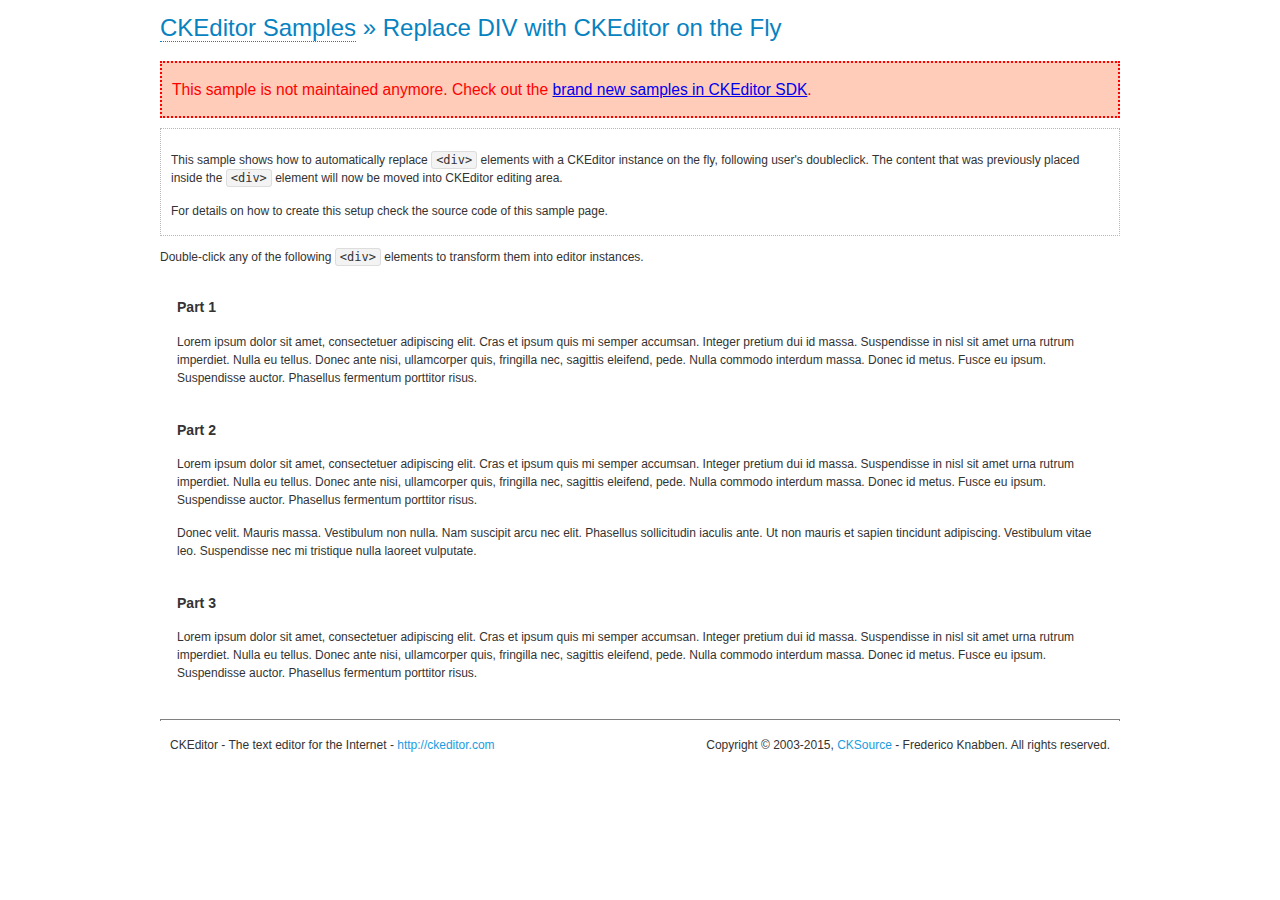
<file: website_files/ckeditor/samples/old/divreplace.html>
<!DOCTYPE html>
<!--
Copyright (c) 2003-2015, CKSource - Frederico Knabben. All rights reserved.
For licensing, see LICENSE.md or http://ckeditor.com/license
-->
<html>
<head>
	<meta charset="utf-8">
	<title>Replace DIV &mdash; CKEditor Sample</title>
	<script src="../../ckeditor.js"></script>
	<link href="sample.css" rel="stylesheet">
	<style>

		div.editable
		{
			border: solid 2px transparent;
			padding-left: 15px;
			padding-right: 15px;
		}

		div.editable:hover
		{
			border-color: black;
		}

	</style>
	<script>

		// Uncomment the following code to test the "Timeout Loading Method".
		// CKEDITOR.loadFullCoreTimeout = 5;

		window.onload = function() {
			// Listen to the double click event.
			if ( window.addEventListener )
				document.body.addEventListener( 'dblclick', onDoubleClick, false );
			else if ( window.attachEvent )
				document.body.attachEvent( 'ondblclick', onDoubleClick );

		};

		function onDoubleClick( ev ) {
			// Get the element which fired the event. This is not necessarily the
			// element to which the event has been attached.
			var element = ev.target || ev.srcElement;

			// Find out the div that holds this element.
			var name;

			do {
				element = element.parentNode;
			}
			while ( element && ( name = element.nodeName.toLowerCase() ) &&
				( name != 'div' || element.className.indexOf( 'editable' ) == -1 ) && name != 'body' );

			if ( name == 'div' && element.className.indexOf( 'editable' ) != -1 )
				replaceDiv( element );
		}

		var editor;

		function replaceDiv( div ) {
			if ( editor )
				editor.destroy();

			editor = CKEDITOR.replace( div );
		}

	</script>
</head>
<body>
	<h1 class="samples">
		<a href="index.html">CKEditor Samples</a> &raquo; Replace DIV with CKEditor on the Fly
	</h1>
	<div class="warning deprecated">
		This sample is not maintained anymore. Check out the <a href="http://sdk.ckeditor.com/">brand new samples in CKEditor SDK</a>.
	</div>
	<div class="description">
		<p>
			This sample shows how to automatically replace <code>&lt;div&gt;</code> elements
			with a CKEditor instance on the fly, following user's doubleclick. The content
			that was previously placed inside the <code>&lt;div&gt;</code> element will now
			be moved into CKEditor editing area.
		</p>
		<p>
			For details on how to create this setup check the source code of this sample page.
		</p>
	</div>
	<p>
		Double-click any of the following <code>&lt;div&gt;</code> elements to transform them into
		editor instances.
	</p>
	<div class="editable">
		<h3>
			Part 1
		</h3>
		<p>
			Lorem ipsum dolor sit amet, consectetuer adipiscing elit. Cras et ipsum quis mi
			semper accumsan. Integer pretium dui id massa. Suspendisse in nisl sit amet urna
			rutrum imperdiet. Nulla eu tellus. Donec ante nisi, ullamcorper quis, fringilla
			nec, sagittis eleifend, pede. Nulla commodo interdum massa. Donec id metus. Fusce
			eu ipsum. Suspendisse auctor. Phasellus fermentum porttitor risus.
		</p>
	</div>
	<div class="editable">
		<h3>
			Part 2
		</h3>
		<p>
			Lorem ipsum dolor sit amet, consectetuer adipiscing elit. Cras et ipsum quis mi
			semper accumsan. Integer pretium dui id massa. Suspendisse in nisl sit amet urna
			rutrum imperdiet. Nulla eu tellus. Donec ante nisi, ullamcorper quis, fringilla
			nec, sagittis eleifend, pede. Nulla commodo interdum massa. Donec id metus. Fusce
			eu ipsum. Suspendisse auctor. Phasellus fermentum porttitor risus.
		</p>
		<p>
			Donec velit. Mauris massa. Vestibulum non nulla. Nam suscipit arcu nec elit. Phasellus
			sollicitudin iaculis ante. Ut non mauris et sapien tincidunt adipiscing. Vestibulum
			vitae leo. Suspendisse nec mi tristique nulla laoreet vulputate.
		</p>
	</div>
	<div class="editable">
		<h3>
			Part 3
		</h3>
		<p>
			Lorem ipsum dolor sit amet, consectetuer adipiscing elit. Cras et ipsum quis mi
			semper accumsan. Integer pretium dui id massa. Suspendisse in nisl sit amet urna
			rutrum imperdiet. Nulla eu tellus. Donec ante nisi, ullamcorper quis, fringilla
			nec, sagittis eleifend, pede. Nulla commodo interdum massa. Donec id metus. Fusce
			eu ipsum. Suspendisse auctor. Phasellus fermentum porttitor risus.
		</p>
	</div>
	<div id="footer">
		<hr>
		<p>
			CKEditor - The text editor for the Internet - <a class="samples" href="http://ckeditor.com/">http://ckeditor.com</a>
		</p>
		<p id="copy">
			Copyright &copy; 2003-2015, <a class="samples" href="http://cksource.com/">CKSource</a> - Frederico
			Knabben. All rights reserved.
		</p>
	</div>
</body>
</html>
</file>
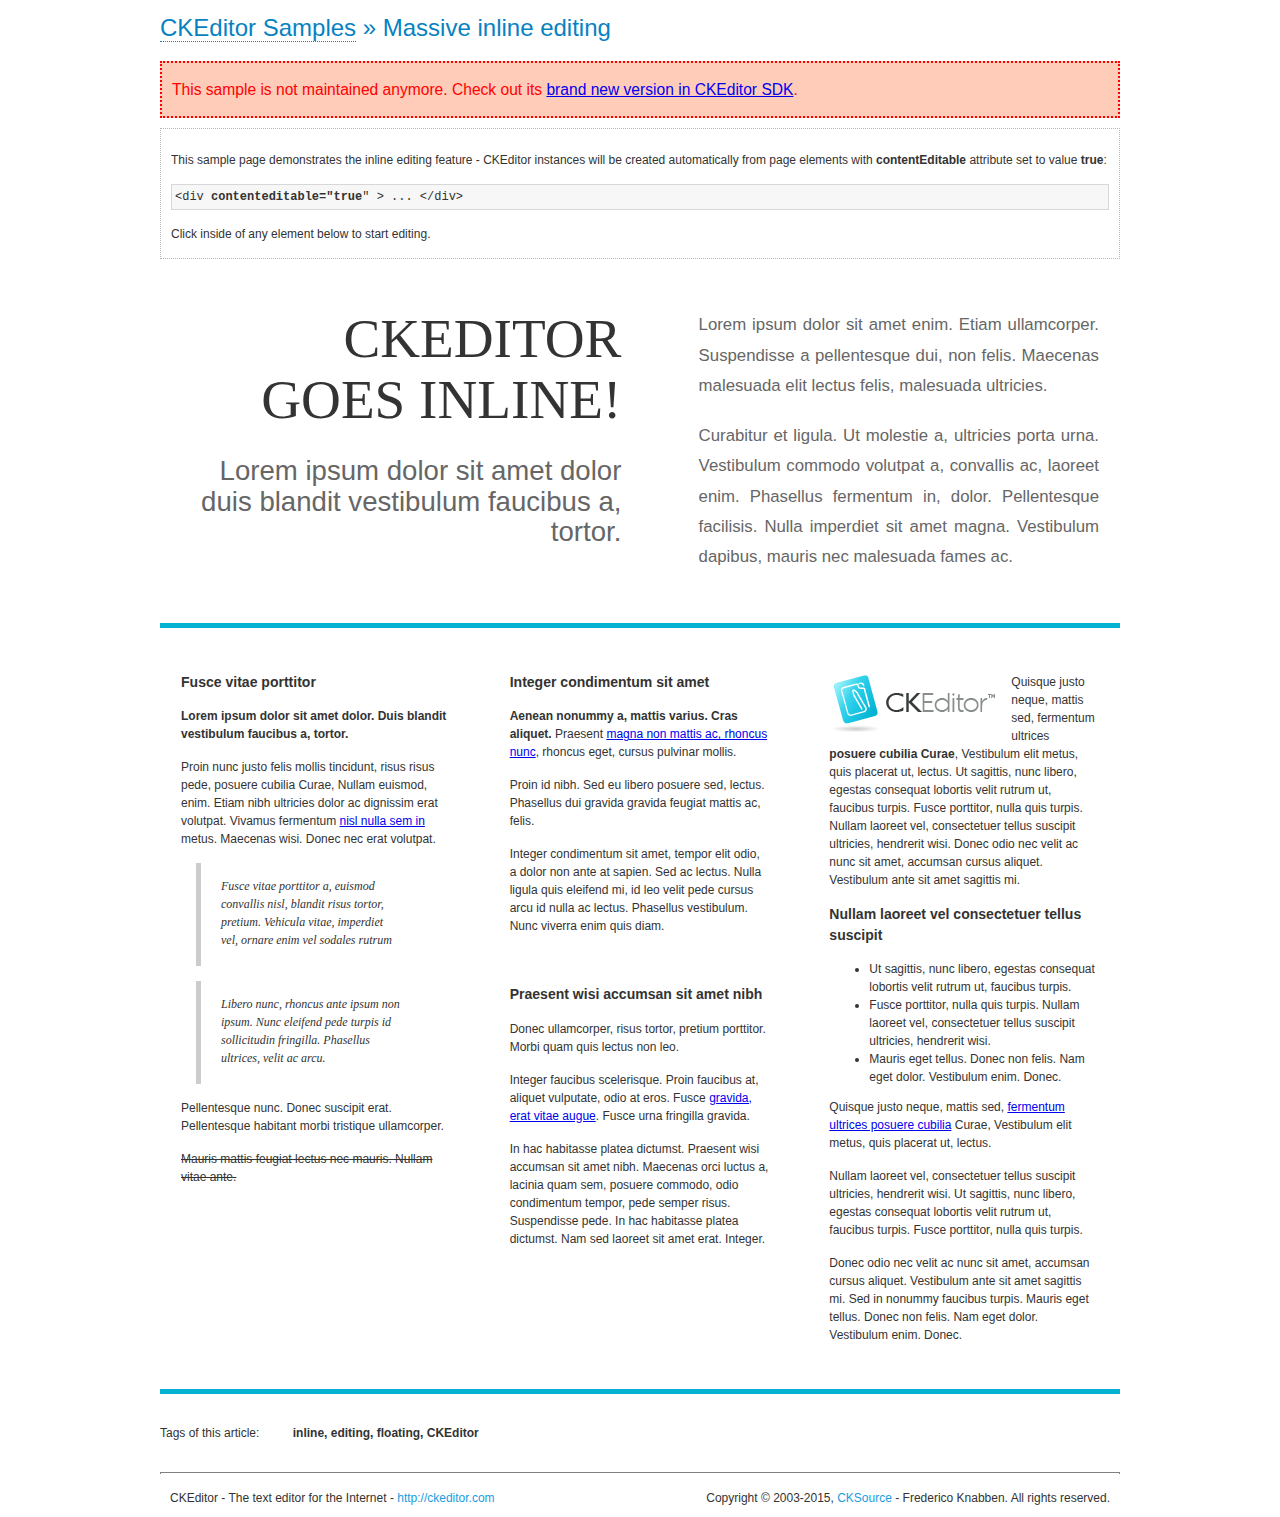
<file: website_files/ckeditor/samples/old/inlineall.html>
<!DOCTYPE html>
<!--
Copyright (c) 2003-2015, CKSource - Frederico Knabben. All rights reserved.
For licensing, see LICENSE.md or http://ckeditor.com/license
-->
<html>
<head>
	<meta charset="utf-8">
	<title>Massive inline editing &mdash; CKEditor Sample</title>
	<script src="../../ckeditor.js"></script>
	<script>

		// This code is generally not necessary, but it is here to demonstrate
		// how to customize specific editor instances on the fly. This fits well
		// this demo because we have editable elements (like headers) that
		// require less features.

		// The "instanceCreated" event is fired for every editor instance created.
		CKEDITOR.on( 'instanceCreated', function( event ) {
			var editor = event.editor,
				element = editor.element;

			// Customize editors for headers and tag list.
			// These editors don't need features like smileys, templates, iframes etc.
			if ( element.is( 'h1', 'h2', 'h3' ) || element.getAttribute( 'id' ) == 'taglist' ) {
				// Customize the editor configurations on "configLoaded" event,
				// which is fired after the configuration file loading and
				// execution. This makes it possible to change the
				// configurations before the editor initialization takes place.
				editor.on( 'configLoaded', function() {

					// Remove unnecessary plugins to make the editor simpler.
					editor.config.removePlugins = 'colorbutton,find,flash,font,' +
						'forms,iframe,image,newpage,removeformat,' +
						'smiley,specialchar,stylescombo,templates';

					// Rearrange the layout of the toolbar.
					editor.config.toolbarGroups = [
						{ name: 'editing',		groups: [ 'basicstyles', 'links' ] },
						{ name: 'undo' },
						{ name: 'clipboard',	groups: [ 'selection', 'clipboard' ] },
						{ name: 'about' }
					];
				});
			}
		});

	</script>
	<link href="sample.css" rel="stylesheet">
	<style>

		/* The following styles are just to make the page look nice. */

		/* Workaround to show Arial Black in Firefox. */
		@font-face
		{
			font-family: 'arial-black';
			src: local('Arial Black');
		}

		*[contenteditable="true"]
		{
			padding: 10px;
		}

		#container
		{
			width: 960px;
			margin: 30px auto 0;
		}

		#header
		{
			overflow: hidden;
			padding: 0 0 30px;
			border-bottom: 5px solid #05B2D2;
			position: relative;
		}

		#headerLeft,
		#headerRight
		{
			width: 49%;
			overflow: hidden;
		}

		#headerLeft
		{
			float: left;
			padding: 10px 1px 1px;
		}

		#headerLeft h2,
		#headerLeft h3
		{
			text-align: right;
			margin: 0;
			overflow: hidden;
			font-weight: normal;
		}

		#headerLeft h2
		{
			font-family: "Arial Black",arial-black;
			font-size: 4.6em;
			line-height: 1.1;
			text-transform: uppercase;
		}

		#headerLeft h3
		{
			font-size: 2.3em;
			line-height: 1.1;
			margin: .2em 0 0;
			color: #666;
		}

		#headerRight
		{
			float: right;
			padding: 1px;
		}

		#headerRight p
		{
			line-height: 1.8;
			text-align: justify;
			margin: 0;
		}

		#headerRight p + p
		{
			margin-top: 20px;
		}

		#headerRight > div
		{
			padding: 20px;
			margin: 0 0 0 30px;
			font-size: 1.4em;
			color: #666;
		}

		#columns
		{
			color: #333;
			overflow: hidden;
			padding: 20px 0;
		}

		#columns > div
		{
			float: left;
			width: 33.3%;
		}

		#columns #column1 > div
		{
			margin-left: 1px;
		}

		#columns #column3 > div
		{
			margin-right: 1px;
		}

		#columns > div > div
		{
			margin: 0px 10px;
			padding: 10px 20px;
		}

		#columns blockquote
		{
			margin-left: 15px;
		}

		#tagLine
		{
			border-top: 5px solid #05B2D2;
			padding-top: 20px;
		}

		#taglist {
			display: inline-block;
			margin-left: 20px;
			font-weight: bold;
			margin: 0 0 0 20px;
		}

	</style>
</head>
<body>
<div>
	<h1 class="samples"><a href="index.html">CKEditor Samples</a> &raquo; Massive inline editing</h1>
	<div class="warning deprecated">
		This sample is not maintained anymore. Check out its <a href="http://sdk.ckeditor.com/samples/inline.html">brand new version in CKEditor SDK</a>.
	</div>
	<div class="description">
		<p>This sample page demonstrates the inline editing feature - CKEditor instances will be created automatically from page elements with <strong>contentEditable</strong> attribute set to value <strong>true</strong>:</p>
		<pre class="samples">&lt;div <strong>contenteditable="true</strong>" &gt; ... &lt;/div&gt;</pre>
		<p>Click inside of any element below to start editing.</p>
	</div>
</div>
<div id="container">
	<div id="header">
		<div id="headerLeft">
			<h2 id="sampleTitle" contenteditable="true">
				CKEditor<br> Goes Inline!
			</h2>
			<h3 contenteditable="true">
				Lorem ipsum dolor sit amet dolor duis blandit vestibulum faucibus a, tortor.
			</h3>
		</div>
		<div id="headerRight">
			<div contenteditable="true">
				<p>
					Lorem ipsum dolor sit amet enim. Etiam ullamcorper. Suspendisse a pellentesque dui, non felis. Maecenas malesuada elit lectus felis, malesuada ultricies.
				</p>
				<p>
					Curabitur et ligula. Ut molestie a, ultricies porta urna. Vestibulum commodo volutpat a, convallis ac, laoreet enim. Phasellus fermentum in, dolor. Pellentesque facilisis. Nulla imperdiet sit amet magna. Vestibulum dapibus, mauris nec malesuada fames ac.
				</p>
			</div>
		</div>
	</div>
	<div id="columns">
		<div id="column1">
			<div contenteditable="true">
				<h3>
					Fusce vitae porttitor
				</h3>
				<p>
					<strong>
						Lorem ipsum dolor sit amet dolor. Duis blandit vestibulum faucibus a, tortor.
					</strong>
				</p>
				<p>
					Proin nunc justo felis mollis tincidunt, risus risus pede, posuere cubilia Curae, Nullam euismod, enim. Etiam nibh ultricies dolor ac dignissim erat volutpat. Vivamus fermentum <a href="http://ckeditor.com/">nisl nulla sem in</a> metus. Maecenas wisi. Donec nec erat volutpat.
				</p>
				<blockquote>
					<p>
						Fusce vitae porttitor a, euismod convallis nisl, blandit risus tortor, pretium.
						Vehicula vitae, imperdiet vel, ornare enim vel sodales rutrum
					</p>
				</blockquote>
				<blockquote>
					<p>
						Libero nunc, rhoncus ante ipsum non ipsum. Nunc eleifend pede turpis id sollicitudin fringilla. Phasellus ultrices, velit ac arcu.
					</p>
				</blockquote>
				<p>Pellentesque nunc. Donec suscipit erat. Pellentesque habitant morbi tristique ullamcorper.</p>
				<p><s>Mauris mattis feugiat lectus nec mauris. Nullam vitae ante.</s></p>
			</div>
		</div>
		<div id="column2">
			<div contenteditable="true">
				<h3>
					Integer condimentum sit amet
				</h3>
				<p>
					<strong>Aenean nonummy a, mattis varius. Cras aliquet.</strong>
					Praesent <a href="http://ckeditor.com/">magna non mattis ac, rhoncus nunc</a>, rhoncus eget, cursus pulvinar mollis.</p>
				<p>Proin id nibh. Sed eu libero posuere sed, lectus. Phasellus dui gravida gravida feugiat mattis ac, felis.</p>
				<p>Integer condimentum sit amet, tempor elit odio, a dolor non ante at sapien. Sed ac lectus. Nulla ligula quis eleifend mi, id leo velit pede cursus arcu id nulla ac lectus. Phasellus vestibulum. Nunc viverra enim quis diam.</p>
			</div>
			<div contenteditable="true">
				<h3>
					Praesent wisi accumsan sit amet nibh
				</h3>
				<p>Donec ullamcorper, risus tortor, pretium porttitor. Morbi quam quis lectus non leo.</p>
				<p style="margin-left: 40px; ">Integer faucibus scelerisque. Proin faucibus at, aliquet vulputate, odio at eros. Fusce <a href="http://ckeditor.com/">gravida, erat vitae augue</a>. Fusce urna fringilla gravida.</p>
				<p>In hac habitasse platea dictumst. Praesent wisi accumsan sit amet nibh. Maecenas orci luctus a, lacinia quam sem, posuere commodo, odio condimentum tempor, pede semper risus. Suspendisse pede. In hac habitasse platea dictumst. Nam sed laoreet sit amet erat. Integer.</p>
			</div>
		</div>
		<div id="column3">
			<div contenteditable="true">
				<p>
					<img src="assets/inlineall/logo.png" alt="CKEditor logo" style="float:left">
				</p>
				<p>Quisque justo neque, mattis sed, fermentum ultrices <strong>posuere cubilia Curae</strong>, Vestibulum elit metus, quis placerat ut, lectus. Ut sagittis, nunc libero, egestas consequat lobortis velit rutrum ut, faucibus turpis. Fusce porttitor, nulla quis turpis. Nullam laoreet vel, consectetuer tellus suscipit ultricies, hendrerit wisi. Donec odio nec velit ac nunc sit amet, accumsan cursus aliquet. Vestibulum ante sit amet sagittis mi.</p>
				<h3>
					Nullam laoreet vel consectetuer tellus suscipit
				</h3>
				<ul>
					<li>Ut sagittis, nunc libero, egestas consequat lobortis velit rutrum ut, faucibus turpis.</li>
					<li>Fusce porttitor, nulla quis turpis. Nullam laoreet vel, consectetuer tellus suscipit ultricies, hendrerit wisi.</li>
					<li>Mauris eget tellus. Donec non felis. Nam eget dolor. Vestibulum enim. Donec.</li>
				</ul>
				<p>Quisque justo neque, mattis sed, <a href="http://ckeditor.com/">fermentum ultrices posuere cubilia</a> Curae, Vestibulum elit metus, quis placerat ut, lectus.</p>
				<p>Nullam laoreet vel, consectetuer tellus suscipit ultricies, hendrerit wisi. Ut sagittis, nunc libero, egestas consequat lobortis velit rutrum ut, faucibus turpis. Fusce porttitor, nulla quis turpis.</p>
				<p>Donec odio nec velit ac nunc sit amet, accumsan cursus aliquet. Vestibulum ante sit amet sagittis mi. Sed in nonummy faucibus turpis. Mauris eget tellus. Donec non felis. Nam eget dolor. Vestibulum enim. Donec.</p>
			</div>
		</div>
	</div>
	<div id="tagLine">
		Tags of this article:
		<p id="taglist" contenteditable="true">
			inline, editing, floating, CKEditor
		</p>
	</div>
</div>
<div id="footer">
	<hr>
	<p>
		CKEditor - The text editor for the Internet - <a class="samples" href="http://ckeditor.com/">
			http://ckeditor.com</a>
	</p>
	<p id="copy">
		Copyright &copy; 2003-2015, <a class="samples" href="http://cksource.com/">CKSource</a>
		- Frederico Knabben. All rights reserved.
	</p>
</div>
</body>
</html>
</file>
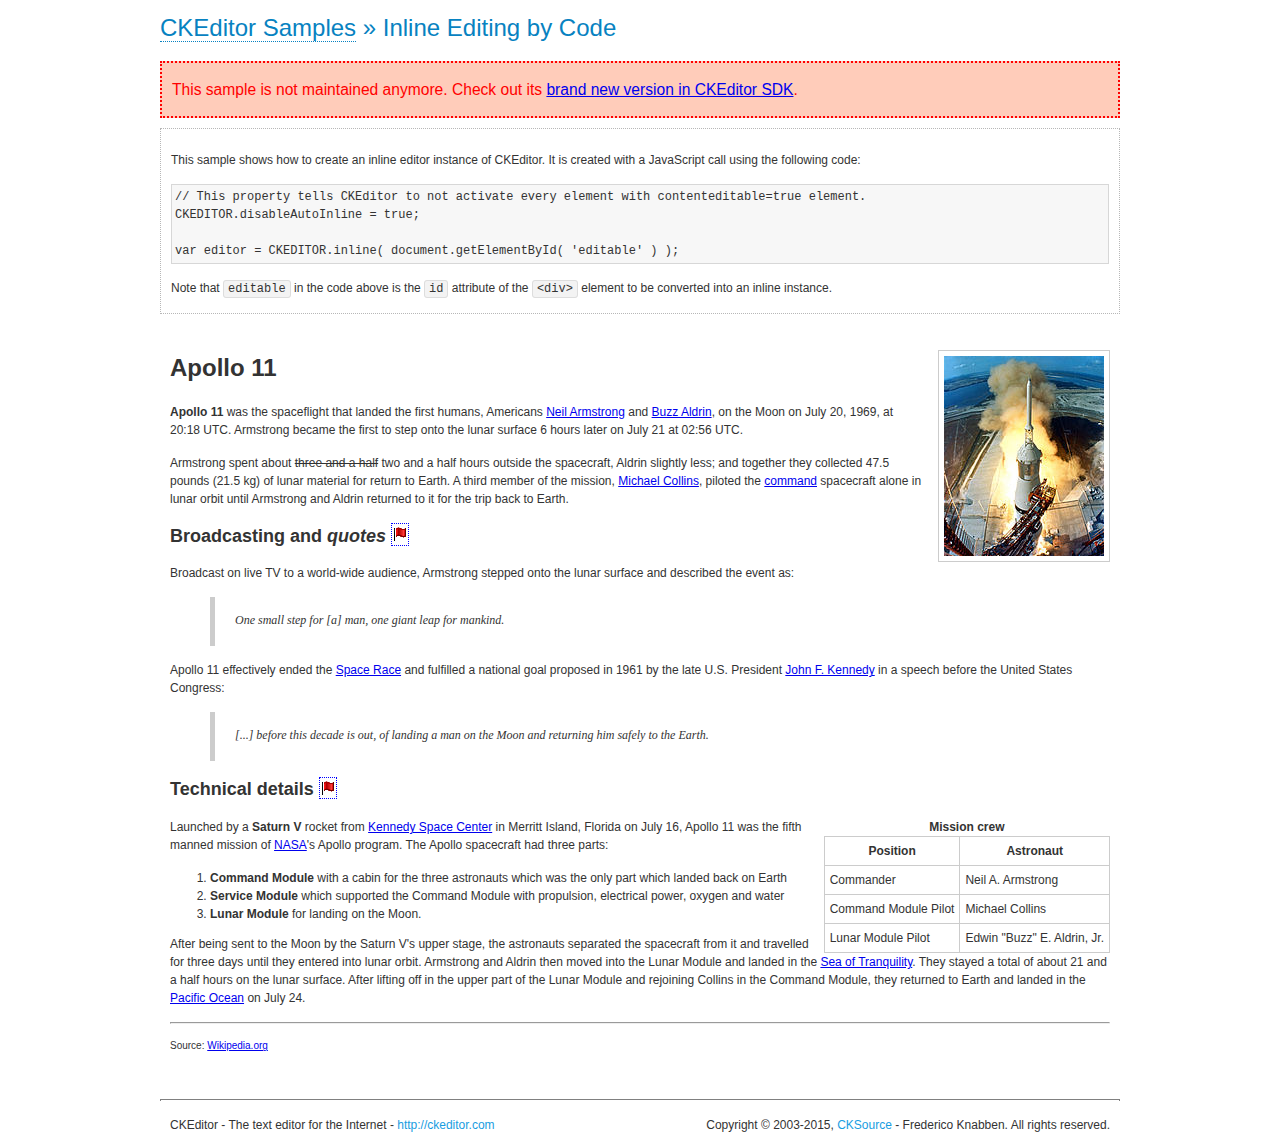
<file: website_files/ckeditor/samples/old/inlinebycode.html>
<!DOCTYPE html>
<!--
Copyright (c) 2003-2015, CKSource - Frederico Knabben. All rights reserved.
For licensing, see LICENSE.md or http://ckeditor.com/license
-->
<html>
<head>
	<meta charset="utf-8">
	<title>Inline Editing by Code &mdash; CKEditor Sample</title>
	<script src="../../ckeditor.js"></script>
	<link href="sample.css" rel="stylesheet">
	<style>

		#editable
		{
			padding: 10px;
			float: left;
		}

	</style>
</head>
<body>
	<h1 class="samples">
		<a href="index.html">CKEditor Samples</a> &raquo; Inline Editing by Code
	</h1>
	<div class="warning deprecated">
		This sample is not maintained anymore. Check out its <a href="http://sdk.ckeditor.com/samples/inline.html">brand new version in CKEditor SDK</a>.
	</div>
	<div class="description">
		<p>
			This sample shows how to create an inline editor instance of CKEditor. It is created
			with a JavaScript call using the following code:
		</p>
<pre class="samples">
// This property tells CKEditor to not activate every element with contenteditable=true element.
CKEDITOR.disableAutoInline = true;

var editor = CKEDITOR.inline( document.getElementById( 'editable' ) );
</pre>
		<p>
			Note that <code>editable</code> in the code above is the <code>id</code>
			attribute of the <code>&lt;div&gt;</code> element to be converted into an inline instance.
		</p>
	</div>
	<div id="editable" contenteditable="true">
		<h1><img alt="Saturn V carrying Apollo 11" class="right" src="assets/sample.jpg" /> Apollo 11</h1>

		<p><b>Apollo 11</b> was the spaceflight that landed the first humans, Americans <a href="http://en.wikipedia.org/wiki/Neil_Armstrong" title="Neil Armstrong">Neil Armstrong</a> and <a href="http://en.wikipedia.org/wiki/Buzz_Aldrin" title="Buzz Aldrin">Buzz Aldrin</a>, on the Moon on July 20, 1969, at 20:18 UTC. Armstrong became the first to step onto the lunar surface 6 hours later on July 21 at 02:56 UTC.</p>

		<p>Armstrong spent about <s>three and a half</s> two and a half hours outside the spacecraft, Aldrin slightly less; and together they collected 47.5 pounds (21.5&nbsp;kg) of lunar material for return to Earth. A third member of the mission, <a href="http://en.wikipedia.org/wiki/Michael_Collins_(astronaut)" title="Michael Collins (astronaut)">Michael Collins</a>, piloted the <a href="http://en.wikipedia.org/wiki/Apollo_Command/Service_Module" title="Apollo Command/Service Module">command</a> spacecraft alone in lunar orbit until Armstrong and Aldrin returned to it for the trip back to Earth.</p>

		<h2>Broadcasting and <em>quotes</em> <a id="quotes" name="quotes"></a></h2>

		<p>Broadcast on live TV to a world-wide audience, Armstrong stepped onto the lunar surface and described the event as:</p>

		<blockquote>
			<p>One small step for [a] man, one giant leap for mankind.</p>
		</blockquote>

		<p>Apollo 11 effectively ended the <a href="http://en.wikipedia.org/wiki/Space_Race" title="Space Race">Space Race</a> and fulfilled a national goal proposed in 1961 by the late U.S. President <a href="http://en.wikipedia.org/wiki/John_F._Kennedy" title="John F. Kennedy">John F. Kennedy</a> in a speech before the United States Congress:</p>

		<blockquote>
			<p>[...] before this decade is out, of landing a man on the Moon and returning him safely to the Earth.</p>
		</blockquote>

		<h2>Technical details <a id="tech-details" name="tech-details"></a></h2>

		<table align="right" border="1" bordercolor="#ccc" cellpadding="5" cellspacing="0" style="border-collapse:collapse;margin:10px 0 10px 15px;">
			<caption><strong>Mission crew</strong></caption>
			<thead>
			<tr>
				<th scope="col">Position</th>
				<th scope="col">Astronaut</th>
			</tr>
			</thead>
			<tbody>
			<tr>
				<td>Commander</td>
				<td>Neil A. Armstrong</td>
			</tr>
			<tr>
				<td>Command Module Pilot</td>
				<td>Michael Collins</td>
			</tr>
			<tr>
				<td>Lunar Module Pilot</td>
				<td>Edwin &quot;Buzz&quot; E. Aldrin, Jr.</td>
			</tr>
			</tbody>
		</table>

		<p>Launched by a <strong>Saturn V</strong> rocket from <a href="http://en.wikipedia.org/wiki/Kennedy_Space_Center" title="Kennedy Space Center">Kennedy Space Center</a> in Merritt Island, Florida on July 16, Apollo 11 was the fifth manned mission of <a href="http://en.wikipedia.org/wiki/NASA" title="NASA">NASA</a>&#39;s Apollo program. The Apollo spacecraft had three parts:</p>

		<ol>
			<li><strong>Command Module</strong> with a cabin for the three astronauts which was the only part which landed back on Earth</li>
			<li><strong>Service Module</strong> which supported the Command Module with propulsion, electrical power, oxygen and water</li>
			<li><strong>Lunar Module</strong> for landing on the Moon.</li>
		</ol>

		<p>After being sent to the Moon by the Saturn V&#39;s upper stage, the astronauts separated the spacecraft from it and travelled for three days until they entered into lunar orbit. Armstrong and Aldrin then moved into the Lunar Module and landed in the <a href="http://en.wikipedia.org/wiki/Mare_Tranquillitatis" title="Mare Tranquillitatis">Sea of Tranquility</a>. They stayed a total of about 21 and a half hours on the lunar surface. After lifting off in the upper part of the Lunar Module and rejoining Collins in the Command Module, they returned to Earth and landed in the <a href="http://en.wikipedia.org/wiki/Pacific_Ocean" title="Pacific Ocean">Pacific Ocean</a> on July 24.</p>

		<hr />
		<p style="text-align: right;"><small>Source: <a href="http://en.wikipedia.org/wiki/Apollo_11">Wikipedia.org</a></small></p>
	</div>

	<script>
		// We need to turn off the automatic editor creation first.
		CKEDITOR.disableAutoInline = true;

		var editor = CKEDITOR.inline( 'editable' );
	</script>
	<div id="footer">
		<hr>
		<p contenteditable="true">
			CKEditor - The text editor for the Internet - <a class="samples" href="http://ckeditor.com/">
				http://ckeditor.com</a>
		</p>
		<p id="copy">
			Copyright &copy; 2003-2015, <a class="samples" href="http://cksource.com/">CKSource</a>
			- Frederico Knabben. All rights reserved.
		</p>
	</div>
</body>
</html>
</file>
<file: website_files/sweetalert-master/example/example.css>
@import url(http://fonts.googleapis.com/css?family=Open+Sans:400,600,700,300);
@import url(http://fonts.googleapis.com/css?family=Open+Sans+Condensed:700);
body {
  background-color: #f2f4f6;
  font-family: 'Open Sans', sans-serif;
  text-align: center; }

h1 {
  background-image: url("images/logo_big.png");
  background-image: -webkit-image-set(url("images/logo_big.png") 1x, url("images/logo_big@2x.png") 2x);
  width: 385px;
  height: 81px;
  text-indent: -9999px;
  white-space: nowrap;
  margin: 50px auto; }
  @media all and (max-width: 420px) {
    h1 {
      width: 300px;
      background-size: contain;
      background-repeat: no-repeat;
      background-position: center; } }
  @media all and (max-width: 330px) {
    h1 {
      width: 250px; } }

h2 {
  font-size: 20px;
  color: #A9B2BC;
  line-height: 25px;
  text-transform: uppercase;
  font-weight: 300;
  text-align: center;
  display: block; }

h3 {
  font-size: 28px;
  color: #C7CCD1;
  text-transform: uppercase;
  font-family: 'Open Sans Condensed', sans-serif;
  margin-top: 100px;
  text-align: center;
  position: relative; }
  h3#download-section {
    margin-top: 50px;
    padding-top: 40px; }
  h3::after {
    content: "";
    background-color: #e2e5e8;
    height: 4px;
    width: 700px;
    left: 50%;
    margin-left: -350px;
    position: absolute;
    margin-top: -50px;
    border-radius: 2px; }
    @media all and (max-width: 740px) {
      h3::after {
        width: auto;
        left: 20px;
        right: 20px;
        margin-left: 0; } }

a {
  text-decoration: none; }

p {
  max-width: 826px;
  margin: 30px auto;
  font-size: 17px;
  font-weight: 300;
  color: #848D94;
  line-height: 25px;
  text-align: left; }
  p.center {
    text-align: center; }
  p strong {
    color: #8A8F94;
    font-weight: 600; }
  p a {
    color: #9ECADF;
    font-weight: 600; }
    p a:hover {
      text-decoration: underline; }
    p a.twitter {
      color: #5eaade; }
    p a.dribbble {
      color: #f26798; }
    p a.github {
      color: #323131; }

button, .button {
  background-color: #AEDEF4;
  color: white;
  border: none;
  box-shadow: none;
  font-size: 17px;
  font-weight: 500;
  font-weight: 600;
  border-radius: 3px;
  padding: 15px 35px;
  margin: 26px 5px 0 5px;
  cursor: pointer; }
  button:focus, .button:focus {
    outline: none; }
  button:hover, .button:hover {
    background-color: #a1d9f2; }
  button:active, .button:active {
    background-color: #81ccee; }
  button.cancel, .button.cancel {
    background-color: #D0D0D0; }
    button.cancel:hover, .button.cancel:hover {
      background-color: #c8c8c8; }
    button.cancel:active, .button.cancel:active {
      background-color: #b6b6b6; }
  button.download, .button.download {
    position: fixed;
    right: 30px;
    top: 0;
    background-color: rgba(255, 255, 255, 0.9);
    color: #ABCADA;
    font-weight: 500;
    text-transform: uppercase;
    z-index: 3; }
    @media all and (max-width: 1278px) {
      button.download, .button.download {
        display: none; } }

.center-container {
  max-width: 700px;
  margin: 70px auto; }

pre {
  background-color: #49483e;
  color: #f8f8f2;
  padding: 10px;
  border-radius: 5px;
  white-space: pre-line;
  text-align: left;
  font-size: 14px;
  max-width: 600px; }
  pre .str {
    color: #e6db74; }
  pre .func {
    color: #66d9ef; }
  pre .val {
    color: #a381ff; }
  pre .tag {
    color: #e92772; }
  pre .attr {
    color: #a6e22d; }
  pre .arg {
    color: #fd9720; }

.showcase {
  background-color: #eceef0;
  padding: 20px;
  display: inline-block;
  width: 383px;
  vertical-align: top;
  position: relative; }
  @media all and (max-width: 865px) {
    .showcase {
      margin: 5px auto;
      padding: 46px 20px; } }
  @media all and (max-width: 440px) {
    .showcase {
      width: auto; } }
  .showcase h4 {
    font-size: 16px;
    color: #BCBCBC;
    line-height: 22px;
    margin: 0 auto;
    font-weight: 400; }
  .showcase.sweet h4 {
    width: 117px;
    height: 25px;
    margin-top: -3px;
    text-indent: -9999px;
    background-image: url("images/logo_small.png");
    background-image: -webkit-image-set(url("images/logo_small.png") 1x, url("images/logo_small@2x.png") 2x); }
  .showcase h5 {
    margin-bottom: -7px;
    text-align: left;
    font-weight: 500;
    text-transform: uppercase;
    color: #c2c2c2; }
  .showcase button {
    margin-bottom: 10px; }
  .showcase .vs-icon {
    background-image: url("images/vs_icon.png");
    background-image: -webkit-image-set(url("images/vs_icon.png") 1x, url("images/vs_icon@2x.png") 2x);
    width: 69px;
    height: 69px;
    position: absolute;
    right: -34px;
    top: 60px;
    z-index: 2; }
    @media all and (max-width: 865px) {
      .showcase .vs-icon {
        margin: 5px auto;
        right: auto;
        left: 50%;
        margin-left: -35px;
        top: auto;
        bottom: -35px; } }

ul.examples {
  list-style-type: none;
  width: 700px;
  margin: 0 auto;
  text-align: left;
  padding-left: 0; }
  @media all and (max-width: 758px) {
    ul.examples {
      width: auto; } }
  ul.examples li {
    padding-left: 0; }
  ul.examples .ui, ul.examples pre {
    display: inline-block;
    vertical-align: top; }
    @media all and (max-width: 758px) {
      ul.examples .ui, ul.examples pre {
        display: block;
        max-width: none;
        margin: 0 auto; } }
  ul.examples .ui {
    width: 300px;
    text-align: center; }
    ul.examples .ui button {
      margin-top: 12px; }
    ul.examples .ui p {
      text-align: center;
      margin-bottom: 0; }
  ul.examples pre {
    max-width: 370px;
    margin-top: 67px; }
    @media all and (max-width: 758px) {
      ul.examples pre {
        margin-top: 16px !important;
        margin-bottom: 60px; } }
  ul.examples .warning pre {
    margin-top: 93px; }

ol {
  max-width: 700px;
  margin: 70px auto;
  list-style-position: inside;
  padding-left: 0; }
  ol li {
    color: #A7ADB2; }
    ol li p {
      margin-bottom: 10px; }

table {
  width: 700px;
  font-size: 14px;
  color: #8a8f94;
  margin: 10px auto;
  text-align: left;
  border-collapse: collapse; }
  @media all and (max-width: 750px) {
    table {
      width: auto;
      margin: 10px 20px; } }
  table th {
    background-color: white;
    padding: 9px;
    color: #acb9be;
    font-weight: 400;
    text-align: center;
    position: relative; }
    table th .border-left, table th .border-right {
      position: absolute;
      background-color: white;
      border-radius: 50%;
      top: 0;
      left: -17px;
      width: 37px;
      height: 37px; }
    table th .border-right {
      left: auto;
      right: -17px; }
    @media all and (max-width: 750px) {
      table th:nth-child(2) {
        display: none; } }
  table td {
    padding: 10px 20px;
    vertical-align: top; }
    table td:first-child {
      padding-left: 0px; }
    table td:last-child {
      padding-right: 0px; }
    @media all and (max-width: 750px) {
      table td:nth-child(2) {
        display: none; } }
    @media all and (max-width: 360px) {
      table td {
        padding: 10px 4px; }
        table td b {
          font-size: 13px; } }

footer {
  margin-top: 100px;
  padding-bottom: 30px;
  color: #9A999F;
  display: inline-block;
  position: relative;
  color: gray;
  font-weight: 400;
  color: #93a1aa;
  font-weight: 300; }
  footer .te-logo {
    text-indent: -99999px;
    background-size: contain;
    background-repeat: no-repeat;
    background-position: center center;
    height: 16px;
    width: 16px;
    display: inline-block;
    margin-right: 5px;
    background-image: url("images/te-logo-small.svg");
    position: absolute;
    left: -22px;
    top: 3px; }

.sweet-alert.twitter {
  font-family: "Helvetica Neue", Helvetica, Arial, sans-serif;
  padding: 15px;
  padding-top: 55px;
  text-align: right;
  border-radius: 6px;
  box-shadow: 0px 0px 0px 1px rgba(0, 0, 0, 0.11), 0px 6px 30px rgba(0, 0, 0, 0.14); }
  .sweet-alert.twitter ~ .sweet-overlay {
    background: rgba(41, 47, 51, 0.9); }
  .sweet-alert.twitter h2 {
    position: absolute;
    top: 0;
    left: 0;
    right: 0;
    height: 40px;
    line-height: 40px;
    font-size: 16px;
    font-weight: 400;
    color: #8899a6;
    margin: 0;
    color: #66757f;
    border-bottom: 1px solid #e1e8ed; }
  .sweet-alert.twitter p {
    display: block;
    text-align: center;
    color: #66757f;
    font-weight: 400;
    font-size: 13px;
    margin-top: 7px; }
  .sweet-alert.twitter .sa-button-container {
    background-color: #f5f8fa;
    border-top: 1px solid #e1e8ed;
    box-shadow: 0px -1px 0px white;
    margin: -15px;
    margin-top: 0; }
  .sweet-alert.twitter[data-has-confirm-button=false][data-has-cancel-button=false] {
    padding-bottom: 10px; }
    .sweet-alert.twitter[data-has-confirm-button=false][data-has-cancel-button=false] .sa-button-container {
      display: none; }
  .sweet-alert.twitter button {
    border-radius: 2px;
    box-shadow: none !important;
    text-shadow: 0px -1px 0px rgba(0, 0, 0, 0.3);
    margin: 17px 0px;
    border-radius: 4px;
    font-size: 14px;
    font-weight: 600;
    padding: 8px 16px;
    position: relative; }
    .sweet-alert.twitter button:focus, .sweet-alert.twitter button.cancel:focus {
      box-shadow: none !important; }
      .sweet-alert.twitter button:focus::before, .sweet-alert.twitter button.cancel:focus::before {
        content: "";
        position: absolute;
        left: -5px;
        top: -5px;
        right: -5px;
        bottom: -5px;
        border: 2px solid #a5b0b4;
        border-radius: 8px; }
    .sweet-alert.twitter button.confirm {
      background-color: #55acee !important;
      background-image: linear-gradient(transparent, rgba(0, 0, 0, 0.05));
      -ms-filter: "progid:DXImageTransform.Microsoft.gradient(startColorstr=#00000000, endColorstr=#0C000000)";
      border: 1px solid #3b88c3;
      box-shadow: inset 0 1px 0 rgba(255, 255, 255, 0.15);
      margin-right: 15px; }
      .sweet-alert.twitter button.confirm:hover {
        background-color: #55acee;
        background-image: linear-gradient(transparent, rgba(0, 0, 0, 0.15));
        -ms-filter: "progid:DXImageTransform.Microsoft.gradient(startColorstr=#00000000, endColorstr=#26000000)";
        border-color: #3b88c3; }
    .sweet-alert.twitter button.cancel {
      color: #66757e;
      background-color: #f5f8fa;
      background-image: linear-gradient(#fff, #f5f8fa);
      text-shadow: 0px -1px 0px white;
      margin-right: 9px;
      border: 1px solid #e1e8ed; }
      .sweet-alert.twitter button.cancel:hover, .sweet-alert.twitter button.cancel:focus:hover {
        background-color: #e1e8ed;
        background-image: linear-gradient(#fff, #e1e8ed);
        -ms-filter: "progid:DXImageTransform.Microsoft.gradient(enabled=false)";
        border-color: #e1e8ed; }
      .sweet-alert.twitter button.cancel:focus {
        background: #fff;
        border-color: #fff; }
  .sweet-alert.twitter .sa-icon {
    transform: scale(0.72);
    margin-bottom: -2px;
    margin-top: -10px; }
  .sweet-alert.twitter input {
    border: 1px solid #e1e8ed;
    border-radius: 3px;
    padding: 10px 7px;
    height: auto;
    box-shadow: none;
    font-size: 13px;
    margin: 10px 0; }
    .sweet-alert.twitter input:focus {
      border-color: #94A1A6;
      box-shadow: inset 0 0 0 1px rgba(77, 99, 107, 0.7); }
  .sweet-alert.twitter fieldset .sa-input-error {
    display: none; }
  .sweet-alert.twitter .sa-error-container {
    text-align: center;
    border: none;
    background-color: #fbedc0;
    margin-bottom: 6px; }
    .sweet-alert.twitter .sa-error-container.show {
      border: 1px solid #f0e1b9; }
    .sweet-alert.twitter .sa-error-container .icon {
      display: none; }
    .sweet-alert.twitter .sa-error-container p {
      color: #292f33;
      font-weight: 600;
      margin-top: 0; }
</file>
<file: website_files/sweetalert-master/dist/sweetalert.css>
body.stop-scrolling {
  height: 100%;
  overflow: hidden; }

.sweet-overlay {
  background-color: black;
  /* IE8 */
  -ms-filter: "progid:DXImageTransform.Microsoft.Alpha(Opacity=40)";
  /* IE8 */
  background-color: rgba(0, 0, 0, 0.4);
  position: fixed;
  left: 0;
  right: 0;
  top: 0;
  bottom: 0;
  display: none;
  z-index: 10000; }

.sweet-alert {
  background-color: white;
  font-family: 'Open Sans', 'Helvetica Neue', Helvetica, Arial, sans-serif;
  width: 478px;
  padding: 17px;
  border-radius: 5px;
  text-align: center;
  position: fixed;
  left: 50%;
  top: 50%;
  margin-left: -256px;
  margin-top: -200px;
  overflow: hidden;
  display: none;
  z-index: 99999; }
  @media all and (max-width: 540px) {
    .sweet-alert {
      width: auto;
      margin-left: 0;
      margin-right: 0;
      left: 15px;
      right: 15px; } }
  .sweet-alert h2 {
    color: #575757;
    font-size: 30px;
    text-align: center;
    font-weight: 600;
    text-transform: none;
    position: relative;
    margin: 25px 0;
    padding: 0;
    line-height: 40px;
    display: block; }
  .sweet-alert p {
    color: #797979;
    font-size: 16px;
    text-align: center;
    font-weight: 300;
    position: relative;
    text-align: inherit;
    float: none;
    margin: 0;
    padding: 0;
    line-height: normal; }
  .sweet-alert fieldset {
    border: none;
    position: relative; }
  .sweet-alert .sa-error-container {
    background-color: #f1f1f1;
    margin-left: -17px;
    margin-right: -17px;
    overflow: hidden;
    padding: 0 10px;
    max-height: 0;
    webkit-transition: padding 0.15s, max-height 0.15s;
    transition: padding 0.15s, max-height 0.15s; }
    .sweet-alert .sa-error-container.show {
      padding: 10px 0;
      max-height: 100px;
      webkit-transition: padding 0.2s, max-height 0.2s;
      transition: padding 0.25s, max-height 0.25s; }
    .sweet-alert .sa-error-container .icon {
      display: inline-block;
      width: 24px;
      height: 24px;
      border-radius: 50%;
      background-color: #ea7d7d;
      color: white;
      line-height: 24px;
      text-align: center;
      margin-right: 3px; }
    .sweet-alert .sa-error-container p {
      display: inline-block; }
  .sweet-alert .sa-input-error {
    position: absolute;
    top: 29px;
    right: 26px;
    width: 20px;
    height: 20px;
    opacity: 0;
    -webkit-transform: scale(0.5);
    transform: scale(0.5);
    -webkit-transform-origin: 50% 50%;
    transform-origin: 50% 50%;
    -webkit-transition: all 0.1s;
    transition: all 0.1s; }
    .sweet-alert .sa-input-error::before, .sweet-alert .sa-input-error::after {
      content: "";
      width: 20px;
      height: 6px;
      background-color: #f06e57;
      border-radius: 3px;
      position: absolute;
      top: 50%;
      margin-top: -4px;
      left: 50%;
      margin-left: -9px; }
    .sweet-alert .sa-input-error::before {
      -webkit-transform: rotate(-45deg);
      transform: rotate(-45deg); }
    .sweet-alert .sa-input-error::after {
      -webkit-transform: rotate(45deg);
      transform: rotate(45deg); }
    .sweet-alert .sa-input-error.show {
      opacity: 1;
      -webkit-transform: scale(1);
      transform: scale(1); }
  .sweet-alert input {
    width: 100%;
    box-sizing: border-box;
    border-radius: 3px;
    border: 1px solid #d7d7d7;
    height: 43px;
    margin-top: 10px;
    margin-bottom: 17px;
    font-size: 18px;
    box-shadow: inset 0px 1px 1px rgba(0, 0, 0, 0.06);
    padding: 0 12px;
    display: none;
    -webkit-transition: all 0.3s;
    transition: all 0.3s; }
    .sweet-alert input:focus {
      outline: none;
      box-shadow: 0px 0px 3px #c4e6f5;
      border: 1px solid #b4dbed; }
      .sweet-alert input:focus::-moz-placeholder {
        transition: opacity 0.3s 0.03s ease;
        opacity: 0.5; }
      .sweet-alert input:focus:-ms-input-placeholder {
        transition: opacity 0.3s 0.03s ease;
        opacity: 0.5; }
      .sweet-alert input:focus::-webkit-input-placeholder {
        transition: opacity 0.3s 0.03s ease;
        opacity: 0.5; }
    .sweet-alert input::-moz-placeholder {
      color: #bdbdbd; }
    .sweet-alert input:-ms-input-placeholder {
      color: #bdbdbd; }
    .sweet-alert input::-webkit-input-placeholder {
      color: #bdbdbd; }
  .sweet-alert.show-input input {
    display: block; }
  .sweet-alert .sa-confirm-button-container {
    display: inline-block;
    position: relative; }
  .sweet-alert .la-ball-fall {
    position: absolute;
    left: 50%;
    top: 50%;
    margin-left: -27px;
    margin-top: 4px;
    opacity: 0;
    visibility: hidden; }
  .sweet-alert button {
    background-color: #8CD4F5;
    color: white;
    border: none;
    box-shadow: none;
    font-size: 17px;
    font-weight: 500;
    -webkit-border-radius: 4px;
    border-radius: 5px;
    padding: 10px 32px;
    margin: 26px 5px 0 5px;
    cursor: pointer; }
    .sweet-alert button:focus {
      outline: none;
      box-shadow: 0 0 2px rgba(128, 179, 235, 0.5), inset 0 0 0 1px rgba(0, 0, 0, 0.05); }
    .sweet-alert button:hover {
      background-color: #7ecff4; }
    .sweet-alert button:active {
      background-color: #5dc2f1; }
    .sweet-alert button.cancel {
      background-color: #C1C1C1; }
      .sweet-alert button.cancel:hover {
        background-color: #b9b9b9; }
      .sweet-alert button.cancel:active {
        background-color: #a8a8a8; }
      .sweet-alert button.cancel:focus {
        box-shadow: rgba(197, 205, 211, 0.8) 0px 0px 2px, rgba(0, 0, 0, 0.0470588) 0px 0px 0px 1px inset !important; }
    .sweet-alert button[disabled] {
      opacity: .6;
      cursor: default; }
    .sweet-alert button.confirm[disabled] {
      color: transparent; }
      .sweet-alert button.confirm[disabled] ~ .la-ball-fall {
        opacity: 1;
        visibility: visible;
        transition-delay: 0s; }
    .sweet-alert button::-moz-focus-inner {
      border: 0; }
  .sweet-alert[data-has-cancel-button=false] button {
    box-shadow: none !important; }
  .sweet-alert[data-has-confirm-button=false][data-has-cancel-button=false] {
    padding-bottom: 40px; }
  .sweet-alert .sa-icon {
    width: 80px;
    height: 80px;
    border: 4px solid gray;
    -webkit-border-radius: 40px;
    border-radius: 40px;
    border-radius: 50%;
    margin: 20px auto;
    padding: 0;
    position: relative;
    box-sizing: content-box; }
    .sweet-alert .sa-icon.sa-error {
      border-color: #F27474; }
      .sweet-alert .sa-icon.sa-error .sa-x-mark {
        position: relative;
        display: block; }
      .sweet-alert .sa-icon.sa-error .sa-line {
        position: absolute;
        height: 5px;
        width: 47px;
        background-color: #F27474;
        display: block;
        top: 37px;
        border-radius: 2px; }
        .sweet-alert .sa-icon.sa-error .sa-line.sa-left {
          -webkit-transform: rotate(45deg);
          transform: rotate(45deg);
          left: 17px; }
        .sweet-alert .sa-icon.sa-error .sa-line.sa-right {
          -webkit-transform: rotate(-45deg);
          transform: rotate(-45deg);
          right: 16px; }
    .sweet-alert .sa-icon.sa-warning {
      border-color: #F8BB86; }
      .sweet-alert .sa-icon.sa-warning .sa-body {
        position: absolute;
        width: 5px;
        height: 47px;
        left: 50%;
        top: 10px;
        -webkit-border-radius: 2px;
        border-radius: 2px;
        margin-left: -2px;
        background-color: #F8BB86; }
      .sweet-alert .sa-icon.sa-warning .sa-dot {
        position: absolute;
        width: 7px;
        height: 7px;
        -webkit-border-radius: 50%;
        border-radius: 50%;
        margin-left: -3px;
        left: 50%;
        bottom: 10px;
        background-color: #F8BB86; }
    .sweet-alert .sa-icon.sa-info {
      border-color: #C9DAE1; }
      .sweet-alert .sa-icon.sa-info::before {
        content: "";
        position: absolute;
        width: 5px;
        height: 29px;
        left: 50%;
        bottom: 17px;
        border-radius: 2px;
        margin-left: -2px;
        background-color: #C9DAE1; }
      .sweet-alert .sa-icon.sa-info::after {
        content: "";
        position: absolute;
        width: 7px;
        height: 7px;
        border-radius: 50%;
        margin-left: -3px;
        top: 19px;
        background-color: #C9DAE1; }
    .sweet-alert .sa-icon.sa-success {
      border-color: #A5DC86; }
      .sweet-alert .sa-icon.sa-success::before, .sweet-alert .sa-icon.sa-success::after {
        content: '';
        -webkit-border-radius: 40px;
        border-radius: 40px;
        border-radius: 50%;
        position: absolute;
        width: 60px;
        height: 120px;
        background: white;
        -webkit-transform: rotate(45deg);
        transform: rotate(45deg); }
      .sweet-alert .sa-icon.sa-success::before {
        -webkit-border-radius: 120px 0 0 120px;
        border-radius: 120px 0 0 120px;
        top: -7px;
        left: -33px;
        -webkit-transform: rotate(-45deg);
        transform: rotate(-45deg);
        -webkit-transform-origin: 60px 60px;
        transform-origin: 60px 60px; }
      .sweet-alert .sa-icon.sa-success::after {
        -webkit-border-radius: 0 120px 120px 0;
        border-radius: 0 120px 120px 0;
        top: -11px;
        left: 30px;
        -webkit-transform: rotate(-45deg);
        transform: rotate(-45deg);
        -webkit-transform-origin: 0px 60px;
        transform-origin: 0px 60px; }
      .sweet-alert .sa-icon.sa-success .sa-placeholder {
        width: 80px;
        height: 80px;
        border: 4px solid rgba(165, 220, 134, 0.2);
        -webkit-border-radius: 40px;
        border-radius: 40px;
        border-radius: 50%;
        box-sizing: content-box;
        position: absolute;
        left: -4px;
        top: -4px;
        z-index: 2; }
      .sweet-alert .sa-icon.sa-success .sa-fix {
        width: 5px;
        height: 90px;
        background-color: white;
        position: absolute;
        left: 28px;
        top: 8px;
        z-index: 1;
        -webkit-transform: rotate(-45deg);
        transform: rotate(-45deg); }
      .sweet-alert .sa-icon.sa-success .sa-line {
        height: 5px;
        background-color: #A5DC86;
        display: block;
        border-radius: 2px;
        position: absolute;
        z-index: 2; }
        .sweet-alert .sa-icon.sa-success .sa-line.sa-tip {
          width: 25px;
          left: 14px;
          top: 46px;
          -webkit-transform: rotate(45deg);
          transform: rotate(45deg); }
        .sweet-alert .sa-icon.sa-success .sa-line.sa-long {
          width: 47px;
          right: 8px;
          top: 38px;
          -webkit-transform: rotate(-45deg);
          transform: rotate(-45deg); }
    .sweet-alert .sa-icon.sa-custom {
      background-size: contain;
      border-radius: 0;
      border: none;
      background-position: center center;
      background-repeat: no-repeat; }

/*
 * Animations
 */
@-webkit-keyframes showSweetAlert {
  0% {
    transform: scale(0.7);
    -webkit-transform: scale(0.7); }
  45% {
    transform: scale(1.05);
    -webkit-transform: scale(1.05); }
  80% {
    transform: scale(0.95);
    -webkit-transform: scale(0.95); }
  100% {
    transform: scale(1);
    -webkit-transform: scale(1); } }

@keyframes showSweetAlert {
  0% {
    transform: scale(0.7);
    -webkit-transform: scale(0.7); }
  45% {
    transform: scale(1.05);
    -webkit-transform: scale(1.05); }
  80% {
    transform: scale(0.95);
    -webkit-transform: scale(0.95); }
  100% {
    transform: scale(1);
    -webkit-transform: scale(1); } }

@-webkit-keyframes hideSweetAlert {
  0% {
    transform: scale(1);
    -webkit-transform: scale(1); }
  100% {
    transform: scale(0.5);
    -webkit-transform: scale(0.5); } }

@keyframes hideSweetAlert {
  0% {
    transform: scale(1);
    -webkit-transform: scale(1); }
  100% {
    transform: scale(0.5);
    -webkit-transform: scale(0.5); } }

@-webkit-keyframes slideFromTop {
  0% {
    top: 0%; }
  100% {
    top: 50%; } }

@keyframes slideFromTop {
  0% {
    top: 0%; }
  100% {
    top: 50%; } }

@-webkit-keyframes slideToTop {
  0% {
    top: 50%; }
  100% {
    top: 0%; } }

@keyframes slideToTop {
  0% {
    top: 50%; }
  100% {
    top: 0%; } }

@-webkit-keyframes slideFromBottom {
  0% {
    top: 70%; }
  100% {
    top: 50%; } }

@keyframes slideFromBottom {
  0% {
    top: 70%; }
  100% {
    top: 50%; } }

@-webkit-keyframes slideToBottom {
  0% {
    top: 50%; }
  100% {
    top: 70%; } }

@keyframes slideToBottom {
  0% {
    top: 50%; }
  100% {
    top: 70%; } }

.showSweetAlert[data-animation=pop] {
  -webkit-animation: showSweetAlert 0.3s;
  animation: showSweetAlert 0.3s; }

.showSweetAlert[data-animation=none] {
  -webkit-animation: none;
  animation: none; }

.showSweetAlert[data-animation=slide-from-top] {
  -webkit-animation: slideFromTop 0.3s;
  animation: slideFromTop 0.3s; }

.showSweetAlert[data-animation=slide-from-bottom] {
  -webkit-animation: slideFromBottom 0.3s;
  animation: slideFromBottom 0.3s; }

.hideSweetAlert[data-animation=pop] {
  -webkit-animation: hideSweetAlert 0.2s;
  animation: hideSweetAlert 0.2s; }

.hideSweetAlert[data-animation=none] {
  -webkit-animation: none;
  animation: none; }

.hideSweetAlert[data-animation=slide-from-top] {
  -webkit-animation: slideToTop 0.4s;
  animation: slideToTop 0.4s; }

.hideSweetAlert[data-animation=slide-from-bottom] {
  -webkit-animation: slideToBottom 0.3s;
  animation: slideToBottom 0.3s; }

@-webkit-keyframes animateSuccessTip {
  0% {
    width: 0;
    left: 1px;
    top: 19px; }
  54% {
    width: 0;
    left: 1px;
    top: 19px; }
  70% {
    width: 50px;
    left: -8px;
    top: 37px; }
  84% {
    width: 17px;
    left: 21px;
    top: 48px; }
  100% {
    width: 25px;
    left: 14px;
    top: 45px; } }

@keyframes animateSuccessTip {
  0% {
    width: 0;
    left: 1px;
    top: 19px; }
  54% {
    width: 0;
    left: 1px;
    top: 19px; }
  70% {
    width: 50px;
    left: -8px;
    top: 37px; }
  84% {
    width: 17px;
    left: 21px;
    top: 48px; }
  100% {
    width: 25px;
    left: 14px;
    top: 45px; } }

@-webkit-keyframes animateSuccessLong {
  0% {
    width: 0;
    right: 46px;
    top: 54px; }
  65% {
    width: 0;
    right: 46px;
    top: 54px; }
  84% {
    width: 55px;
    right: 0px;
    top: 35px; }
  100% {
    width: 47px;
    right: 8px;
    top: 38px; } }

@keyframes animateSuccessLong {
  0% {
    width: 0;
    right: 46px;
    top: 54px; }
  65% {
    width: 0;
    right: 46px;
    top: 54px; }
  84% {
    width: 55px;
    right: 0px;
    top: 35px; }
  100% {
    width: 47px;
    right: 8px;
    top: 38px; } }

@-webkit-keyframes rotatePlaceholder {
  0% {
    transform: rotate(-45deg);
    -webkit-transform: rotate(-45deg); }
  5% {
    transform: rotate(-45deg);
    -webkit-transform: rotate(-45deg); }
  12% {
    transform: rotate(-405deg);
    -webkit-transform: rotate(-405deg); }
  100% {
    transform: rotate(-405deg);
    -webkit-transform: rotate(-405deg); } }

@keyframes rotatePlaceholder {
  0% {
    transform: rotate(-45deg);
    -webkit-transform: rotate(-45deg); }
  5% {
    transform: rotate(-45deg);
    -webkit-transform: rotate(-45deg); }
  12% {
    transform: rotate(-405deg);
    -webkit-transform: rotate(-405deg); }
  100% {
    transform: rotate(-405deg);
    -webkit-transform: rotate(-405deg); } }

.animateSuccessTip {
  -webkit-animation: animateSuccessTip 0.75s;
  animation: animateSuccessTip 0.75s; }

.animateSuccessLong {
  -webkit-animation: animateSuccessLong 0.75s;
  animation: animateSuccessLong 0.75s; }

.sa-icon.sa-success.animate::after {
  -webkit-animation: rotatePlaceholder 4.25s ease-in;
  animation: rotatePlaceholder 4.25s ease-in; }

@-webkit-keyframes animateErrorIcon {
  0% {
    transform: rotateX(100deg);
    -webkit-transform: rotateX(100deg);
    opacity: 0; }
  100% {
    transform: rotateX(0deg);
    -webkit-transform: rotateX(0deg);
    opacity: 1; } }

@keyframes animateErrorIcon {
  0% {
    transform: rotateX(100deg);
    -webkit-transform: rotateX(100deg);
    opacity: 0; }
  100% {
    transform: rotateX(0deg);
    -webkit-transform: rotateX(0deg);
    opacity: 1; } }

.animateErrorIcon {
  -webkit-animation: animateErrorIcon 0.5s;
  animation: animateErrorIcon 0.5s; }

@-webkit-keyframes animateXMark {
  0% {
    transform: scale(0.4);
    -webkit-transform: scale(0.4);
    margin-top: 26px;
    opacity: 0; }
  50% {
    transform: scale(0.4);
    -webkit-transform: scale(0.4);
    margin-top: 26px;
    opacity: 0; }
  80% {
    transform: scale(1.15);
    -webkit-transform: scale(1.15);
    margin-top: -6px; }
  100% {
    transform: scale(1);
    -webkit-transform: scale(1);
    margin-top: 0;
    opacity: 1; } }

@keyframes animateXMark {
  0% {
    transform: scale(0.4);
    -webkit-transform: scale(0.4);
    margin-top: 26px;
    opacity: 0; }
  50% {
    transform: scale(0.4);
    -webkit-transform: scale(0.4);
    margin-top: 26px;
    opacity: 0; }
  80% {
    transform: scale(1.15);
    -webkit-transform: scale(1.15);
    margin-top: -6px; }
  100% {
    transform: scale(1);
    -webkit-transform: scale(1);
    margin-top: 0;
    opacity: 1; } }

.animateXMark {
  -webkit-animation: animateXMark 0.5s;
  animation: animateXMark 0.5s; }

@-webkit-keyframes pulseWarning {
  0% {
    border-color: #F8D486; }
  100% {
    border-color: #F8BB86; } }

@keyframes pulseWarning {
  0% {
    border-color: #F8D486; }
  100% {
    border-color: #F8BB86; } }

.pulseWarning {
  -webkit-animation: pulseWarning 0.75s infinite alternate;
  animation: pulseWarning 0.75s infinite alternate; }

@-webkit-keyframes pulseWarningIns {
  0% {
    background-color: #F8D486; }
  100% {
    background-color: #F8BB86; } }

@keyframes pulseWarningIns {
  0% {
    background-color: #F8D486; }
  100% {
    background-color: #F8BB86; } }

.pulseWarningIns {
  -webkit-animation: pulseWarningIns 0.75s infinite alternate;
  animation: pulseWarningIns 0.75s infinite alternate; }

@-webkit-keyframes rotate-loading {
  0% {
    transform: rotate(0deg); }
  100% {
    transform: rotate(360deg); } }

@keyframes rotate-loading {
  0% {
    transform: rotate(0deg); }
  100% {
    transform: rotate(360deg); } }

/* Internet Explorer 9 has some special quirks that are fixed here */
/* The icons are not animated. */
/* This file is automatically merged into sweet-alert.min.js through Gulp */
/* Error icon */
.sweet-alert .sa-icon.sa-error .sa-line.sa-left {
  -ms-transform: rotate(45deg) \9; }

.sweet-alert .sa-icon.sa-error .sa-line.sa-right {
  -ms-transform: rotate(-45deg) \9; }

/* Success icon */
.sweet-alert .sa-icon.sa-success {
  border-color: transparent\9; }

.sweet-alert .sa-icon.sa-success .sa-line.sa-tip {
  -ms-transform: rotate(45deg) \9; }

.sweet-alert .sa-icon.sa-success .sa-line.sa-long {
  -ms-transform: rotate(-45deg) \9; }

/*!
 * Load Awesome v1.1.0 (http://github.danielcardoso.net/load-awesome/)
 * Copyright 2015 Daniel Cardoso <@DanielCardoso>
 * Licensed under MIT
 */
.la-ball-fall,
.la-ball-fall > div {
  position: relative;
  -webkit-box-sizing: border-box;
  -moz-box-sizing: border-box;
  box-sizing: border-box; }

.la-ball-fall {
  display: block;
  font-size: 0;
  color: #fff; }

.la-ball-fall.la-dark {
  color: #333; }

.la-ball-fall > div {
  display: inline-block;
  float: none;
  background-color: currentColor;
  border: 0 solid currentColor; }

.la-ball-fall {
  width: 54px;
  height: 18px; }

.la-ball-fall > div {
  width: 10px;
  height: 10px;
  margin: 4px;
  border-radius: 100%;
  opacity: 0;
  -webkit-animation: ball-fall 1s ease-in-out infinite;
  -moz-animation: ball-fall 1s ease-in-out infinite;
  -o-animation: ball-fall 1s ease-in-out infinite;
  animation: ball-fall 1s ease-in-out infinite; }

.la-ball-fall > div:nth-child(1) {
  -webkit-animation-delay: -200ms;
  -moz-animation-delay: -200ms;
  -o-animation-delay: -200ms;
  animation-delay: -200ms; }

.la-ball-fall > div:nth-child(2) {
  -webkit-animation-delay: -100ms;
  -moz-animation-delay: -100ms;
  -o-animation-delay: -100ms;
  animation-delay: -100ms; }

.la-ball-fall > div:nth-child(3) {
  -webkit-animation-delay: 0ms;
  -moz-animation-delay: 0ms;
  -o-animation-delay: 0ms;
  animation-delay: 0ms; }

.la-ball-fall.la-sm {
  width: 26px;
  height: 8px; }

.la-ball-fall.la-sm > div {
  width: 4px;
  height: 4px;
  margin: 2px; }

.la-ball-fall.la-2x {
  width: 108px;
  height: 36px; }

.la-ball-fall.la-2x > div {
  width: 20px;
  height: 20px;
  margin: 8px; }

.la-ball-fall.la-3x {
  width: 162px;
  height: 54px; }

.la-ball-fall.la-3x > div {
  width: 30px;
  height: 30px;
  margin: 12px; }

/*
 * Animation
 */
@-webkit-keyframes ball-fall {
  0% {
    opacity: 0;
    -webkit-transform: translateY(-145%);
    transform: translateY(-145%); }
  10% {
    opacity: .5; }
  20% {
    opacity: 1;
    -webkit-transform: translateY(0);
    transform: translateY(0); }
  80% {
    opacity: 1;
    -webkit-transform: translateY(0);
    transform: translateY(0); }
  90% {
    opacity: .5; }
  100% {
    opacity: 0;
    -webkit-transform: translateY(145%);
    transform: translateY(145%); } }

@-moz-keyframes ball-fall {
  0% {
    opacity: 0;
    -moz-transform: translateY(-145%);
    transform: translateY(-145%); }
  10% {
    opacity: .5; }
  20% {
    opacity: 1;
    -moz-transform: translateY(0);
    transform: translateY(0); }
  80% {
    opacity: 1;
    -moz-transform: translateY(0);
    transform: translateY(0); }
  90% {
    opacity: .5; }
  100% {
    opacity: 0;
    -moz-transform: translateY(145%);
    transform: translateY(145%); } }

@-o-keyframes ball-fall {
  0% {
    opacity: 0;
    -o-transform: translateY(-145%);
    transform: translateY(-145%); }
  10% {
    opacity: .5; }
  20% {
    opacity: 1;
    -o-transform: translateY(0);
    transform: translateY(0); }
  80% {
    opacity: 1;
    -o-transform: translateY(0);
    transform: translateY(0); }
  90% {
    opacity: .5; }
  100% {
    opacity: 0;
    -o-transform: translateY(145%);
    transform: translateY(145%); } }

@keyframes ball-fall {
  0% {
    opacity: 0;
    -webkit-transform: translateY(-145%);
    -moz-transform: translateY(-145%);
    -o-transform: translateY(-145%);
    transform: translateY(-145%); }
  10% {
    opacity: .5; }
  20% {
    opacity: 1;
    -webkit-transform: translateY(0);
    -moz-transform: translateY(0);
    -o-transform: translateY(0);
    transform: translateY(0); }
  80% {
    opacity: 1;
    -webkit-transform: translateY(0);
    -moz-transform: translateY(0);
    -o-transform: translateY(0);
    transform: translateY(0); }
  90% {
    opacity: .5; }
  100% {
    opacity: 0;
    -webkit-transform: translateY(145%);
    -moz-transform: translateY(145%);
    -o-transform: translateY(145%);
    transform: translateY(145%); } }
</file>
<file: website_files/ckeditor/samples/css/samples.css>
/**
 * @license Copyright (c) 2003-2015, CKSource - Frederico Knabben. All rights reserved.
 * For licensing, see LICENSE.md or http://ckeditor.com/license
 */
@media (max-width: 900px) {
  .global-is-mobile-hidden {
    display: none !important;
  }
}
article,
aside,
details,
figcaption,
figure,
footer,
header,
hgroup,
main,
menu,
nav,
section {
  display: block;
}
body,
html {
  margin: 0;
  padding: 0;
  font: 16px / 1.8 Arial, 'Helvetica Neue', Helvetica, sans-serif;
  font-weight: 300;
  color: #575757;
}
.grid-width-10 {
  width: 10%;
}
.grid-width-20 {
  width: 20%;
}
.grid-width-30 {
  width: 30%;
}
.grid-width-40 {
  width: 40%;
}
.grid-width-50 {
  width: 50%;
}
.grid-width-60 {
  width: 60%;
}
.grid-width-70 {
  width: 70%;
}
.grid-width-80 {
  width: 80%;
}
.grid-width-90 {
  width: 90%;
}
.grid-width-100 {
  width: 100%;
}
@media (max-width: 900px) {
  .grid-width-10,
  .grid-width-20,
  .grid-width-30,
  .grid-width-40,
  .grid-width-50,
  .grid-width-60,
  .grid-width-70,
  .grid-width-80,
  .grid-width-90,
  .grid-width-100 {
    width: 100%;
  }
}
*[class*="grid-width"] {
  -webkit-box-sizing: border-box;
  -moz-box-sizing: border-box;
  box-sizing: border-box;
  padding-left: 4%;
  padding-right: 4%;
  float: left;
}
*[class*="grid-width"]:after,
.grid-container:after,
*[class*="grid-width"]:before,
.grid-container:before {
  content: '';
  display: block;
  overflow: hidden;
  visibility: hidden;
  font-size: 0;
  line-height: 0;
  width: 0;
  height: 0;
}
*[class*="grid-width"]:after,
.grid-container:after {
  clear: both;
}
.grid-container {
  -webkit-box-sizing: border-box;
  -moz-box-sizing: border-box;
  box-sizing: border-box;
  margin-left: auto;
  margin-right: auto;
}
.grid-container-nested *[class*="grid-width"]:first-child {
  padding-left: 0;
}
.grid-container-nested *[class*="grid-width"]:last-child {
  padding-right: 0;
}
@media (max-width: 900px) {
  .grid-container-nested *[class*="grid-width"]:first-child {
    padding-left: 4%;
  }
  .grid-container-nested *[class*="grid-width"]:last-child {
    padding-right: 4%;
  }
}
.header-a {
  min-height: 140px;
  overflow: hidden;
}
.header-a .header-a-logo {
  margin: 40px 0 0;
}
@media (max-width: 900px) {
  .header-a .header-a-logo {
    text-align: center;
  }
}
.header-a .header-a-logo img {
  border: transparent;
}
.navigation-a {
  height: 30px;
  background: #3d3d3d;
  position: absolute;
  left: 0;
  right: 0;
  top: 0;
  padding: 0;
  overflow: hidden;
}
@media (max-width: 900px) {
  .navigation-a {
    text-align: center;
  }
}
.navigation-a ul {
  list-style: none;
  margin: 0;
  overflow: hidden;
}
.navigation-a ul li,
.navigation-a ul li a {
  display: inline-block;
}
@media (max-width: 900px) {
  .navigation-a ul {
    width: auto;
    text-overflow: ellipsis;
    white-space: nowrap;
    display: inline-block;
    float: none;
  }
  .navigation-a ul:before,
  .navigation-a ul:after {
    display: none;
  }
}
.navigation-a ul.navigation-a-left {
  text-align: left;
}
@media (max-width: 900px) {
  .navigation-a ul.navigation-a-left {
    padding-right: 0;
  }
}
.navigation-a ul.navigation-a-right {
  text-align: right;
}
@media (max-width: 900px) {
  .navigation-a ul.navigation-a-right {
    padding-left: 23px;
  }
}
.navigation-a ul li + li {
  margin-left: 23px;
}
.navigation-a ul li a {
  font-size: 10px;
  font-size: 0.625rem;
  line-height: 18px;
  line-height: 1.13rem;
  line-height: 30px;
  float: left;
  color: #dddddd;
  font-weight: bold;
  text-decoration: none;
  text-transform: uppercase;
}
.navigation-a ul li a:hover {
  cursor: pointer;
  color: #ffffff;
}
.icon-navigation-a-github:before,
.icon-navigation-a-github:after {
  background-image: url("[data-uri]");
}
.navigation-b {
  text-align: right;
  margin: 52px 0 0;
  overflow: visible;
}
@media (max-width: 900px) {
  .navigation-b {
    text-align: center;
    margin-top: 20px;
    padding: 0;
  }
}
.navigation-b ul {
  padding: 0;
  list-style: none;
  margin: 0;
  overflow: visible;
}
.navigation-b ul li,
.navigation-b ul li a {
  display: inline-block;
}
@media (max-width: 900px) {
  .navigation-b ul {
    display: table;
    width: 100%;
    padding-bottom: 1.5em;
  }
}
@media (max-width: 900px) {
  .navigation-b ul li {
    display: table-row;
  }
}
.navigation-b ul li + li {
  margin-left: 20px;
}
@media (max-width: 900px) {
  .navigation-b ul li + li {
    margin-left: 0;
  }
}
.navigation-b ul li a {
  -webkit-box-sizing: border-box;
  -moz-box-sizing: border-box;
  box-sizing: border-box;
  text-transform: uppercase;
  text-decoration: none;
  outline: none;
}
@media (max-width: 900px) {
  .navigation-b ul li a {
    width: 100%;
    -webkit-border-radius: 0;
    -webkit-background-clip: padding-box;
    -moz-border-radius: 0;
    -moz-background-clip: padding;
    border-radius: 0;
    background-clip: padding-box;
  }
}
.footer-a {
  font-size: 13px;
  font-size: 0.8125rem;
  line-height: 23.4px;
  line-height: 1.46rem;
  padding-top: 2.25em;
  padding-bottom: 2.25em;
  overflow: hidden;
  color: #8a8a8a;
}
.footer-a a {
  color: #27c0d8;
  text-decoration: none;
  border-bottom: 1px dotted #27c0d8;
}
.footer-a a:hover {
  color: #23adc2;
}
.footer-a p {
  margin: 0;
  display: inline-block;
  text-align: center;
}
.content {
  font-size: 14px;
  font-size: 0.875rem;
  line-height: 25.2px;
  line-height: 1.57rem;
  overflow: hidden;
  padding-top: 1.5em;
  padding-bottom: 1.5em;
}
.content p {
  margin: 0.75em 0;
}
.content ul,
.content ol,
.content pre,
.content blockquote,
.content textarea:not([class^="cke"]),
.content .cke {
  margin: 1.875em 0;
}
.content code,
.content kbd {
  -webkit-border-radius: 3px;
  -webkit-background-clip: padding-box;
  -moz-border-radius: 3px;
  -moz-background-clip: padding;
  border-radius: 3px;
  background-clip: padding-box;
  padding: 3px 4px;
}
.content pre,
.content code,
.content kbd,
.content blockquote {
  background: #f5f5f5;
}
.content blockquote,
.content pre {
  background: none;
  border-left: 4px solid #27c0d8;
  padding: 1.5em 2.25em;
}
.content p a,
.content ul a,
.content ol a,
.content blockquote a,
.content h1 a,
.content h2 a,
.content h3 a,
.content h4 a,
.content h5 a {
  color: #27c0d8;
  text-decoration: none;
  border-bottom: 1px dotted #27c0d8;
}
.content p a:hover,
.content ul a:hover,
.content ol a:hover,
.content blockquote a:hover,
.content h1 a:hover,
.content h2 a:hover,
.content h3 a:hover,
.content h4 a:hover,
.content h5 a:hover {
  color: #23adc2;
}
.content h1,
.content h2,
.content h3,
.content h4,
.content h5 {
  color: #000;
  font-weight: 100;
}
.content h1 code,
.content h2 code,
.content h3 code,
.content h4 code,
.content h5 code,
.content h1 kbd,
.content h2 kbd,
.content h3 kbd,
.content h4 kbd,
.content h5 kbd {
  font-size: inherit;
}
.content h1 a.content-heading-anchor,
.content h2 a.content-heading-anchor,
.content h3 a.content-heading-anchor,
.content h4 a.content-heading-anchor,
.content h5 a.content-heading-anchor {
  font-weight: 100;
  vertical-align: middle;
  opacity: 0;
  border: 0;
}
.content h1:hover a.content-heading-anchor,
.content h2:hover a.content-heading-anchor,
.content h3:hover a.content-heading-anchor,
.content h4:hover a.content-heading-anchor,
.content h5:hover a.content-heading-anchor {
  opacity: 1;
}
.content h1:target lesshat-selector,
.content h2:target lesshat-selector,
.content h3:target lesshat-selector,
.content h4:target lesshat-selector,
.content h5:target lesshat-selector {
  -lh-property: 0; }
@-webkit-keyframes targetLinkOpacity{ 0%{ opacity: 0 } 100%{ opacity: 1 }}
@-moz-keyframes targetLinkOpacity{ 0%{ opacity: 0 } 100%{ opacity: 1 }}
@-o-keyframes targetLinkOpacity{ 0%{ opacity: 0 } 100%{ opacity: 1 }}
@keyframes targetLinkOpacity{ 0%{ opacity: 0 } 100%{ opacity: 1 };
}
.content h1:target a,
.content h2:target a,
.content h3:target a,
.content h4:target a,
.content h5:target a {
  -webkit-animation: targetLinkOpacity 0.5s linear alternate;
  -moz-animation: targetLinkOpacity 0.5s linear alternate;
  -o-animation: targetLinkOpacity 0.5s linear alternate;
  animation: targetLinkOpacity 0.5s linear alternate;
  opacity: 1;
}
.content input,
.content select,
.content textarea:not([class^="cke"]) {
  -webkit-border-radius: 3px;
  -webkit-background-clip: padding-box;
  -moz-border-radius: 3px;
  -moz-background-clip: padding;
  border-radius: 3px;
  background-clip: padding-box;
  -webkit-box-shadow: inset 0 1px 1px rgba(0, 0, 0, 0.08);
  -moz-box-shadow: inset 0 1px 1px rgba(0, 0, 0, 0.08);
  box-shadow: inset 0 1px 1px rgba(0, 0, 0, 0.08);
  font: inherit;
  color: inherit;
  border: 1px solid #d9d9d9;
  padding: .2em .5em;
}
.content input:focus,
.content select:focus,
.content textarea:not([class^="cke"]):focus {
  border-color: #66afe9;
  outline: 0;
  -webkit-box-shadow: inset 0 1px 1px rgba(0, 0, 0, 0.08), 0 0 8px #93c6ef;
  -moz-box-shadow: inset 0 1px 1px rgba(0, 0, 0, 0.08), 0 0 8px #93c6ef;
  box-shadow: inset 0 1px 1px rgba(0, 0, 0, 0.08), 0 0 8px #93c6ef;
}
.content abbr {
  border-bottom: 1px dotted #666;
  cursor: pointer;
}
.content blockquote {
  font-style: italic;
  font-family: Georgia, Times, "Times New Roman", serif;
  font-size: 16px;
  font-size: 1rem;
  line-height: 28.8px;
  line-height: 1.8rem;
}
.content em {
  font-style: italic;
}
.content h1 {
  font-size: 36px;
  font-size: 2.25rem;
  line-height: 64.8px;
  line-height: 4.05rem;
  margin: 1.125em 0 0;
}
.content h2 {
  font-size: 27.2px;
  font-size: 1.7rem;
  line-height: 48.96px;
  line-height: 3.06rem;
  margin: 0.9em 0 0;
}
.content h3 {
  font-size: 24px;
  font-size: 1.5rem;
  line-height: 43.2px;
  line-height: 2.7rem;
  font-weight: 500;
  margin: 0.75em 0 0;
}
.content h4 {
  font-size: 19.2px;
  font-size: 1.2rem;
  line-height: 34.56px;
  line-height: 2.16rem;
  font-weight: 500;
  margin: 0.75em 0 0;
}
.content h5 {
  font-size: 17.6px;
  font-size: 1.1rem;
  line-height: 31.68px;
  line-height: 1.98rem;
  font-weight: 500;
  margin: 0.75em 0 0;
}
.content hr {
  border: 0;
  border-top: 4px solid #d9d9d9;
  margin: 1.5em 0;
}
.content input[type="text"] {
  height: 1.8em;
  line-height: 1.8em;
}
.content input[type="button"] {
  -webkit-appearance: button;
  -moz-appearance: button;
  appearance: button;
}
.content kbd {
  font-size: 12px;
  font-size: 0.75rem;
  line-height: 21.6px;
  line-height: 1.35rem;
  font-family: Arial, 'Helvetica Neue', Helvetica, sans-serif;
  padding: 2px 6px;
  -webkit-box-shadow: 0 0 4px #ffffff inset, 0 2px 0 #d9d9d9;
  -moz-box-shadow: 0 0 4px #ffffff inset, 0 2px 0 #d9d9d9;
  box-shadow: 0 0 4px #ffffff inset, 0 2px 0 #d9d9d9;
}
.content p img {
  vertical-align: middle;
}
.content p pre {
  padding: 1.5em;
}
.content pre {
  padding: 0;
  border: 0;
  tab-size: 4;
  -o-tab-size: 4;
  -moz-tab-size: 4;
}
.content pre,
.content code {
  font-size: 11.89px;
  font-size: 0.743rem;
  line-height: 21.4px;
  line-height: 1.34rem;
  font-family: Consolas, Menlo, Monaco, Lucida Console, Liberation Mono, DejaVu Sans Mono, Bitstream Vera Sans Mono, Courier New, monospace, serif;
}
.content pre a,
.content code a {
  border: 0;
}
.content pre code {
  padding: 0.75em;
  display: block;
}
.content strong {
  color: #000;
}
.content ul ul,
.content ol ul,
.content ul ol,
.content ol ol {
  margin: 0.75em 0;
}
.content ul li,
.content ol li {
  font-size: 14px;
  font-size: 0.875rem;
  line-height: 30.24px;
  line-height: 1.89rem;
}
.content textarea:not([class^="cke"]) {
  width: 100%;
}
.content div.todo {
  border: 2px dotted #444;
  padding: 10px;
  margin: 60px 0 10px 0;
  /* Remove me some day */
}
.content div.todo:before {
  content: "TODO";
  font-weight: bold;
}
body a.button-a,
body button.button-a,
body input.button-a {
  -webkit-border-radius: 3px;
  -webkit-background-clip: padding-box;
  -moz-border-radius: 3px;
  -moz-background-clip: padding;
  border-radius: 3px;
  background-clip: padding-box;
  font-size: 14px;
  font-size: 0.875rem;
  line-height: 25.2px;
  line-height: 1.57rem;
  height: 36px;
  line-height: 36px;
  padding: 0 1.1em;
  font-weight: 700;
  color: #3e3e3e;
  white-space: nowrap;
  text-decoration: none;
  display: inline-block;
  cursor: pointer;
  border: 0;
  vertical-align: middle;
  margin: 1px 0;
  background: transparent;
}
body a.button-a.icon-pos-left,
body button.button-a.icon-pos-left,
body input.button-a.icon-pos-left {
  padding-left: .8em;
}
body a.button-a.icon-pos-right,
body button.button-a.icon-pos-right,
body input.button-a.icon-pos-right {
  padding-right: .8em;
}
body a.button-a.button-a-no-text,
body button.button-a.button-a-no-text,
body input.button-a.button-a-no-text {
  -webkit-border-radius: 100px;
  -webkit-background-clip: padding-box;
  -moz-border-radius: 100px;
  -moz-background-clip: padding;
  border-radius: 100px;
  background-clip: padding-box;
  width: 36px;
  padding: 0;
  text-indent: -999px;
  overflow: hidden;
  position: relative;
  text-align: center;
}
body a.button-a.button-a-no-text:before,
body button.button-a.button-a-no-text:before,
body input.button-a.button-a-no-text:before {
  position: absolute;
  left: 50%;
  top: 50%;
  margin: -9px 0 0 -9px;
}
@media (max-width: 900px) {
  body a.button-a.button-a-mobile-collapsed,
  body button.button-a.button-a-mobile-collapsed,
  body input.button-a.button-a-mobile-collapsed {
    -webkit-border-radius: 100px;
    -webkit-background-clip: padding-box;
    -moz-border-radius: 100px;
    -moz-background-clip: padding;
    border-radius: 100px;
    background-clip: padding-box;
    width: 36px;
    padding: 0;
    text-indent: -999px;
    overflow: hidden;
    position: relative;
    text-align: center;
  }
  body a.button-a.button-a-mobile-collapsed:before,
  body button.button-a.button-a-mobile-collapsed:before,
  body input.button-a.button-a-mobile-collapsed:before {
    position: absolute;
    left: 50%;
    top: 50%;
    margin: -9px 0 0 -9px;
  }
  body a.button-a.button-a-mobile-collapsed:before,
  body button.button-a.button-a-mobile-collapsed:before,
  body input.button-a.button-a-mobile-collapsed:before {
    position: absolute;
    left: 50%;
    top: 50%;
    margin: -9px 0 0 -9px;
  }
}
body a.button-a:active,
body button.button-a:active,
body input.button-a:active,
body a.button-a:hover,
body button.button-a:hover,
body input.button-a:hover {
  color: #fff;
  background: #23adc2;
}
body a.button-a:focus,
body button.button-a:focus,
body input.button-a:focus {
  border-color: #66afe9;
  outline: 0;
  -webkit-box-shadow: inset 0 1px 1px rgba(0, 0, 0, 0.075), 0 0 8px #93c6ef;
  -moz-box-shadow: inset 0 1px 1px rgba(0, 0, 0, 0.075), 0 0 8px #93c6ef;
  box-shadow: inset 0 1px 1px rgba(0, 0, 0, 0.075), 0 0 8px #93c6ef;
}
body a.button-a-soft,
body button.button-a-soft,
body input.button-a-soft {
  background: #e7e7e7;
}
body a.button-a-soft:active,
body button.button-a-soft:active,
body input.button-a-soft:active,
body a.button-a-soft:hover,
body button.button-a-soft:hover,
body input.button-a-soft:hover {
  color: #3e3e3e;
  background: #cecece;
}
body a.button-a-background,
body button.button-a-background,
body input.button-a-background,
body a.navigation-b ul li a:hover,
body button.navigation-b ul li a:hover,
body input.navigation-b ul li a:hover {
  color: #fff;
  background: #27c0d8;
}
body a.button-a-background:active,
body button.button-a-background:active,
body input.button-a-background:active,
body a.button-a-background:hover,
body button.button-a-background:hover,
body input.button-a-background:hover,
body a.navigation-b ul li a:hover:active,
body button.navigation-b ul li a:hover:active,
body input.navigation-b ul li a:hover:active,
body a.navigation-b ul li a:hover:hover,
body button.navigation-b ul li a:hover:hover,
body input.navigation-b ul li a:hover:hover {
  color: #fff;
  background: #23adc2;
}
.balloon-a {
  font-size: 12px;
  font-size: 0.75rem;
  line-height: 21.6px;
  line-height: 1.35rem;
  -webkit-border-radius: 3px;
  -webkit-background-clip: padding-box;
  -moz-border-radius: 3px;
  -moz-background-clip: padding;
  border-radius: 3px;
  background-clip: padding-box;
  border-bottom: 3px solid #d4d4d4;
  background: #ebebeb;
  display: inline-block;
  white-space: nowrap;
  padding: .4em 1.2em .2em;
  font-weight: 700;
  position: relative;
  z-index: 1000;
  text-transform: none;
  color: #575757;
}
.balloon-a:hover {
  color: #575757;
}
.balloon-a:before {
  content: '';
  width: 0;
  height: 0;
  border-style: solid;
  position: absolute;
}
.balloon-a-ne:before,
.balloon-a-nw:before {
  top: -13px;
  border-width: 0 9px 15.6px 9px;
  border-color: transparent transparent #ebebeb transparent;
}
.balloon-a-se:before,
.balloon-a-sw:before {
  bottom: -13px;
  border-width: 15.6px 9px 0 9px;
  border-color: #ebebeb transparent transparent transparent;
}
.balloon-a-nw:before,
.balloon-a-sw:before {
  left: 20px;
}
.balloon-a-ne:before,
.balloon-a-se:before {
  right: 20px;
}
.icon-pos-left:before,
.icon-pos-right:after {
  content: '';
  display: inline-block;
  width: 18px;
  height: 18px;
  vertical-align: middle;
  background-repeat: no-repeat;
}
.icon-pos-left:before {
  margin-right: 10px;
}
.icon-pos-right:after {
  margin-left: 10px;
}
.icon-download:before,
.icon-download:after {
  background-image: url("[data-uri]");
}
.icon-question-mark:before,
.icon-question-mark:after {
  background-image: url("[data-uri]");
}
.icon-close:before,
.icon-close:after {
  background-image: url("[data-uri]");
}
.ie8 .switch > * {
  vertical-align: middle;
}
.ie8 .switch input[type="radio"] {
  margin: 0 0.25em;
  display: inline-block;
}
.ie8 .switch label {
  margin-left: 0 !important;
  margin-right: 0 !important;
}
.ie8 .switch label[data-for="1"] {
  float: left;
}
.ie8 .switch label[data-for="2"] {
  float: right;
}
.ie8 .switch .switch-inner {
  display: none;
}
.switch {
  font-size: 14px;
  font-size: 0.875rem;
  line-height: 25.2px;
  line-height: 1.57rem;
  font-weight: bold;
  background-color: #27c0d8;
  overflow: hidden;
  display: inline-block;
  padding: 0.75em 0.25em;
  color: #fff;
  -webkit-border-radius: 3px;
  -webkit-background-clip: padding-box;
  -moz-border-radius: 3px;
  -moz-background-clip: padding;
  border-radius: 3px;
  background-clip: padding-box;
  position: relative;
}
.switch input[type="radio"] {
  display: none;
}
.switch label {
  position: relative;
  z-index: 2;
  float: left;
  cursor: pointer;
  padding: 0 0.75em;
}
.switch label:hover {
  text-decoration: underline;
}
.switch .switch-inner {
  float: left;
  background-color: #FFF;
  height: 1.5em;
  width: 4.125em;
  padding: 2px;
  margin: 0 0.25em;
  -webkit-border-radius: 5.5px;
  -webkit-background-clip: padding-box;
  -moz-border-radius: 5.5px;
  -moz-background-clip: padding;
  border-radius: 5.5px;
  background-clip: padding-box;
}
.switch .switch-inner .handler {
  overflow: hidden;
  position: relative;
  display: block;
  height: 1.5em;
  width: 1.5em;
  background: #25b4cb;
  -webkit-border-radius: 4.5px;
  -webkit-background-clip: padding-box;
  -moz-border-radius: 4.5px;
  -moz-background-clip: padding;
  border-radius: 4.5px;
  background-clip: padding-box;
}
.switch .switch-inner .handler:before {
  content: '';
  display: block;
  position: absolute;
  top: 0;
  right: 0;
  bottom: 3px;
  left: 0;
  background-color: #34c4da;
  -webkit-border-bottom-left-radius: 4.5px;
  -moz-border-radius-bottomleft: 4.5px;
  border-bottom-left-radius: 4.5px;
  -webkit-border-bottom-right-radius: 4.5px;
  -webkit-background-clip: padding-box;
  -moz-border-radius-bottomright: 4.5px;
  -moz-background-clip: padding;
  border-bottom-right-radius: 4.5px;
  background-clip: padding-box;
}
.switch:hover .switch-inner .handler:before {
  background: #45c9dd;
}
.switch input[data-num="2"]:checked ~ .switch-inner > .handler {
  margin-left: auto;
}
.switch input[data-num="2"]:checked ~ label[data-for="1"] {
  padding-right: 5.125em;
  margin-right: -4.375em;
}
.switch input[data-num="1"]:checked ~ label[data-for="2"] {
  padding-left: 5.125em;
  margin-left: -4.375em;
}
.toggler {
  -webkit-user-select: none;
  -moz-user-select: none;
  -ms-user-select: none;
  user-select: none;
}
.toggler label {
  cursor: pointer;
}
.toggler [data-collapse] {
  display: inherit;
}
.toggler [data-expand] {
  display: none;
}
.toggler.collapsed [data-collapse] {
  display: none;
}
.toggler.collapsed [data-expand] {
  display: inherit;
}
.toggler-container {
  overflow: hidden;
}
.toggler-container.collapsed {
  height: 0;
}
.icon-toggler-expanded:before,
.icon-toggler-collapsed:before,
.icon-toggler-expanded:after,
.icon-toggler-collapsed:after {
  background-image: url("[data-uri]");
}
.icon-toggler-expanded.icon-light:before,
.icon-toggler-collapsed.icon-light:before,
.icon-toggler-expanded.icon-light:after,
.icon-toggler-collapsed.icon-light:after {
  background-image: url("[data-uri]");
}
.icon-toggler-expanded:before,
.icon-toggler-expanded:after {
  background-position: top left;
}
.icon-toggler-collapsed:before,
.icon-toggler-collapsed:after {
  background-position: bottom left;
}
.modal {
  padding: 20px;
  border-radius: 3px;
  background-color: white;
  max-width: 700px;
  -webkit-box-sizing: border-box;
  -moz-box-sizing: border-box;
  box-sizing: border-box;
  width: 80% !important;
  top: 50% !important;
  -webkit-transform: translate(-50%, -50%) !important;
  -moz-transform: translate(-50%, -50%) !important;
  -o-transform: translate(-50%, -50%) !important;
  -ms-transform: translate(-50%, -50%) !important;
  transform: translate(-50%, -50%) !important;
}
.modal-close {
  -webkit-border-radius: 100px;
  -webkit-background-clip: padding-box;
  -moz-border-radius: 100px;
  -moz-background-clip: padding;
  border-radius: 100px;
  background-clip: padding-box;
  cursor: pointer;
  height: 18px;
  width: 18px;
  position: absolute;
  top: 10px;
  right: 10px;
  font-size: 17px;
  text-align: center;
  line-height: 19px;
  background: #cccccc;
}
main .grid-container,
header .grid-container,
.navigation-a > div,
footer > div {
  max-width: 968px;
}
.header-a {
  margin-top: 30px;
}
.footer-a {
  border-top: 1px solid #d9d9d9;
}
.adjoined-top {
  background-color: #27c0d8;
  color: #fff;
}
.adjoined-top .content h1,
.adjoined-top .content h2,
.adjoined-top .content h3,
.adjoined-top .content h4,
.adjoined-top .content h5 {
  color: #fff;
}
.adjoined-top .content p {
  font-size: 18px;
  font-size: 1.125rem;
  line-height: 32.4px;
  line-height: 2.02rem;
  font-weight: 100;
}
.adjoined-top .content p a {
  text-decoration: none;
  border-bottom: 1px dotted #fff;
  color: inherit;
}
.adjoined-top .content p a:hover {
  color: #e6e6e6;
}
.adjoined-top .content button {
  color: #fff;
}
.adjoined-top .content strong {
  color: #fff;
}
.adjoined-top .content code {
  font-size: inherit;
  color: #27c0d8;
}
.adjoined-bottom {
  position: relative;
}
.adjoined-bottom:before {
  z-index: -1;
  content: '';
  background: #27c0d8;
  position: absolute;
  top: 0;
  left: 0;
  right: 0;
  height: 50%;
}
main .grid-container,
header .grid-container,
.navigation-a > div,
footer > div {
  max-width: 1052px;
}
main .grid-container.freed-width {
  max-width: none;
}
.switch {
  background: #25b4cb;
  float: right;
  overflow: visible;
}
.switch .balloon-a {
  position: absolute;
  top: -40px;
  right: 50%;
  margin-right: -15px;
  background: #FFEFC1;
  border-bottom-color: #DCDCA4;
}
.switch .balloon-a:before {
  border-color: #FFEFC1 transparent transparent transparent;
}
#toolbar .editors-container {
  overflow: hidden;
  height: 0;
  transition: height 200ms;
}
#toolbar .editors-container.active {
  height: auto;
}
#main #editor {
  background: #FFF;
  padding: 2% 4%;
  border: dashed 5px #27c0d8;
}
div.cke a.cke_button,
div.cke .cke_combo_button {
  border-bottom: none;
}
div.cke a.cke_button.cke_combo_button,
div.cke .cke_combo_button.cke_combo_button {
  border-bottom: 1px solid #a6a6a6;
}
#main .adjoined-top:before {
  height: 335px;
}
#toolbar .adjoined-top:before {
  height: 219px;
}
#toolbar .adjoined-top .grid-container-nested {
  height: 147px;
}
.content .grid-switch-magic {
  margin: 3.5em 0 0;
}
#info-box {
  padding-bottom: 0;
}
#info-box > div {
  width: 100%;
  text-align: right;
}
#info-box > div .toggler {
  padding-right: 0;
}
#info-box > div .toggler:hover {
  background: transparent;
  color: #000;
}
#info-box > div .toggler:hover > label {
  text-decoration: underline;
}
#info-box > div h2 {
  float: left;
  margin-top: 0;
}
#info-box > div#instructions-container {
  text-align: left;
}
#toolbarModifierWrapper {
  overflow: hidden;
  height: 0;
  opacity: 0;
  transition: height 200ms;
}
#toolbarModifierWrapper.active {
  height: auto;
  opacity: 1;
}
header {
  overflow: visible;
}
header div.grid-container {
  overflow: visible;
}
header .navigation-b {
  overflow: visible;
}
header .navigation-b ul {
  overflow: visible;
}
header .navigation-b a {
  position: relative;
}
header .balloon-a {
  position: absolute;
  top: 48px;
  left: 50%;
  margin-left: -35px;
}
@media (max-width: 1140px) {
  header .balloon-a {
    left: auto;
    margin-left: auto;
    right: 50%;
    margin-right: -35px;
  }
  header .balloon-a:before {
    left: auto;
    right: 22px;
  }
}
@media (max-width: 900px) {
  header .balloon-a {
    display: none;
  }
}
#toolbar .cke_toolbar {
  pointer-events: none;
  -webkit-user-select: none;
  -moz-user-select: none;
  -ms-user-select: none;
  user-select: none;
  cursor: default;
}
.some-toolbar-active .cke_toolbar {
  zoom: 1;
  filter: alpha(opacity=50);
  -webkit-opacity: 0.5;
  -moz-opacity: 0.5;
  opacity: 0.5;
}
.cke_toolbar.active {
  position: relative;
  zoom: 1;
  filter: alpha(opacity=100);
  -webkit-opacity: 1;
  -moz-opacity: 1;
  opacity: 1;
}
.cke_toolbar.active:after {
  content: '';
  display: block;
  position: absolute;
  top: 0;
  right: 6px;
  bottom: 5px;
  left: 0;
  -webkit-border-radius: 5px;
  -webkit-background-clip: padding-box;
  -moz-border-radius: 5px;
  -moz-background-clip: padding;
  border-radius: 5px;
  background-clip: padding-box;
  -webkit-box-shadow: 0px 0px 15px 3px #fff4b0;
  -moz-box-shadow: 0px 0px 15px 3px #fff4b0;
  box-shadow: 0px 0px 15px 3px #fff4b0;
}
.cke_toolbar.active .cke_toolgroup {
  -webkit-box-shadow: none;
  -moz-box-shadow: none;
  box-shadow: none;
  border-color: #e3c300;
}
.cke_toolbar.active .cke_combo,
.cke_toolbar.active .cke_toolgroup {
  position: relative;
  z-index: 2;
}
.cke_toolbar.active .cke_combo_button {
  -webkit-box-shadow: none;
  -moz-box-shadow: none;
  box-shadow: none;
}
.unselectable {
  -webkit-user-select: none;
  -moz-user-select: none;
  -ms-user-select: none;
  user-select: none;
}
.toolbar {
  padding: 5px 0;
  margin-bottom: 2.4em;
  overflow: hidden;
  background: #fff;
}
.toolbar button.button-a.cke_button {
  cursor: pointer;
  display: inline-block;
  padding: 4px 6px;
  outline: 0;
  border: 1px solid #a6a6a6;
}
.toolbar button.button-a.hidden {
  display: none;
}
.toolbar button.button-a.left {
  float: left;
  margin-right: 8px;
}
.toolbar button.button-a.right {
  float: right;
  margin-left: 8px;
}
.toolbar button.button-a .highlight {
  color: #ffefc1;
}
.configContainer.hidden,
.toolbarModifier.hidden,
.toolbarModifier-hints.hidden {
  display: none;
}
.toolbarModifier :focus,
.toolbar button:focus,
.configContainer textarea.configCode:focus {
  outline: none;
}
div.toolbarModifier {
  padding: 0;
  overflow: hidden;
  width: 100%;
  position: relative;
  display: table;
  border-collapse: collapse;
}
div.toolbarModifier ::-moz-focus-inner {
  border: 0;
}
div.toolbarModifier .empty {
  display: none;
}
div.toolbarModifier.empty-visible .empty {
  display: table-row;
  zoom: 1;
  filter: alpha(opacity=60);
  -webkit-opacity: 0.6;
  -moz-opacity: 0.6;
  opacity: 0.6;
}
div.toolbarModifier .empty > p {
  line-height: 31px;
}
div.toolbarModifier > ul {
  padding: 0;
  margin: 0;
  border-top: 1px solid #cccccc;
  width: 100%;
}
div.toolbarModifier > ul[data-type="table-header"] {
  display: table-header-group;
}
div.toolbarModifier > ul[data-type="table-body"] {
  display: table-row-group;
}
div.toolbarModifier > ul p {
  padding: 0;
  margin: 0;
}
div.toolbarModifier > ul > li {
  display: table-row;
}
div.toolbarModifier > ul > li[data-type="header"] {
  font-weight: bold;
  user-select: none;
  cursor: default;
}
div.toolbarModifier > ul > li[data-type="group"],
div.toolbarModifier > ul > li[data-type="separator"] {
  border-bottom: 1px solid #cccccc;
}
div.toolbarModifier > ul > li[data-type="subgroup"] {
  border-top: 1px solid #eee;
}
div.toolbarModifier > ul > li[data-type="subgroup"]:first-child {
  border-top: none;
}
div.toolbarModifier > ul > li[data-type="group"].active,
div.toolbarModifier > ul > li[data-type="group"]:hover,
div.toolbarModifier > ul > li[data-type="separator"].active,
div.toolbarModifier > ul > li[data-type="separator"]:hover {
  overflow: hidden;
  z-index: 2;
}
div.toolbarModifier > ul > li[data-type="group"].active,
div.toolbarModifier > ul > li[data-type="separator"].active,
div.toolbarModifier > ul > li[data-type="group"].active:hover,
div.toolbarModifier > ul > li[data-type="separator"].active:hover {
  background: #f0fafb;
}
div.toolbarModifier > ul > li[data-type="group"]:hover,
div.toolbarModifier > ul > li[data-type="separator"]:hover {
  background: #fffbe3;
}
div.toolbarModifier > ul > li[data-type="separator"] {
  background: #f5f5f5;
}
div.toolbarModifier > ul > li[data-type="separator"]:after {
  content: '';
  width: 100%;
}
div.toolbarModifier > ul > li[data-type="separator"] > p {
  padding: 2px 5px;
}
div.toolbarModifier > ul > li > p,
div.toolbarModifier > ul > li > ul {
  display: table-cell;
  vertical-align: middle;
}
div.toolbarModifier > ul > li p {
  padding-left: 5px;
  min-width: 200px;
}
div.toolbarModifier > ul > li p span {
  white-space: nowrap;
  cursor: default;
}
div.toolbarModifier > ul > li p span button {
  font-size: 12.666px;
  margin-right: 5px;
  cursor: pointer;
  background: #fff;
  -webkit-border-radius: 5px;
  -webkit-background-clip: padding-box;
  -moz-border-radius: 5px;
  -moz-background-clip: padding;
  border-radius: 5px;
  background-clip: padding-box;
  border: 1px solid #bbb;
  padding: 0 7px;
  line-height: 12px;
  height: 20px;
}
div.toolbarModifier > ul > li p span button:not(.disabled):hover,
div.toolbarModifier > ul > li p span button:not(.disabled):focus {
  color: #fff;
  background-color: #454545;
  border-color: transparent;
}
div.toolbarModifier > ul > li p span button.move.disabled {
  cursor: default;
  zoom: 1;
  filter: alpha(opacity=20);
  -webkit-opacity: 0.2;
  -moz-opacity: 0.2;
  opacity: 0.2;
}
div.toolbarModifier > ul > li ul {
  border-collapse: collapse;
  padding: 0;
  width: 100%;
}
div.toolbarModifier > ul > li ul li {
  display: table-row;
  list-style-type: none;
  line-height: 1;
}
div.toolbarModifier > ul > li ul li[data-type="subgroup"] {
  border-top: 1px solid #dddddd;
}
div.toolbarModifier > ul > li ul li[data-type="subgroup"]:first-child {
  border-top: 0;
}
div.toolbarModifier > ul > li ul li[data-type="subgroup"] [data-type="button"] {
  -webkit-border-radius: 3px;
  -webkit-background-clip: padding-box;
  -moz-border-radius: 3px;
  -moz-background-clip: padding;
  border-radius: 3px;
  background-clip: padding-box;
  padding: 0 2px;
}
div.toolbarModifier > ul > li ul li[data-type="subgroup"] [data-type="button"]:focus {
  background: rgba(0, 0, 0, 0.04);
}
div.toolbarModifier > ul > li ul li[data-type="subgroup"] [data-type="button"] input {
  vertical-align: middle;
}
div.toolbarModifier > ul > li ul li > p,
div.toolbarModifier > ul > li ul li > ul {
  display: table-cell;
  vertical-align: middle;
}
div.toolbarModifier > ul > li ul li ul {
  padding: 0;
}
div.toolbarModifier > ul > li ul li ul li {
  padding: 0;
  display: inline-block;
  cursor: pointer;
  margin: 2px 5px 2px 0;
}
div.toolbarModifier > ul > li ul li ul li .cke_combo_text {
  cursor: pointer;
  white-space: nowrap;
}
div.toolbarModifier > ul > li ul li ul li .cke_toolgroup,
div.toolbarModifier > ul > li ul li ul li .cke_combo_button {
  cursor: pointer;
  margin: 0;
  vertical-align: middle;
  border: 1px solid #ddd;
  font-size: 11.41px;
  font-size: 0.713rem;
  line-height: 20.54px;
  line-height: 1.28rem;
}
div.toolbarModifier > .codemirror-wrapper {
  overflow-y: auto;
}
div.toolbarModifier-hints {
  float: right;
  width: 350px;
  min-width: 150px;
  overflow-y: auto;
  margin-left: 1.5em;
}
div.toolbarModifier-hints h3 {
  font-size: 18.08px;
  font-size: 1.13rem;
  line-height: 32.54px;
  line-height: 2.03rem;
  padding: 0.36em 1.5em;
  background: #f5f5f5;
  border-bottom: 1px solid #dddddd;
  margin-top: 0;
  margin-bottom: 1.2em;
}
div.toolbarModifier-hints dl {
  margin-bottom: 1.2em;
  overflow: hidden;
}
div.toolbarModifier-hints dl .list-header {
  font-weight: bold;
  border: 0;
  padding-bottom: 0.6em;
}
div.toolbarModifier-hints dl > p {
  text-align: center;
}
div.toolbarModifier-hints dl dt {
  float: left;
  width: 9em;
  clear: both;
  text-align: right;
  border-top: 1px solid #dddddd;
  padding-left: 1.5em;
  padding-right: .1em;
  -webkit-box-sizing: border-box;
  -moz-box-sizing: border-box;
  box-sizing: border-box;
}
div.toolbarModifier-hints dl dt code {
  background: none;
  border: none;
  vertical-align: middle;
}
div.toolbarModifier-hints dl dd {
  margin-left: 10em;
  clear: right;
  padding-right: 1.5em;
}
div.toolbarModifier-hints dl dd code {
  line-height: 2.2em;
}
div.toolbarModifier-hints dl dd:after {
  content: '\00a0';
  display: block;
  clear: left;
  float: right;
  height: 0;
  width: 0;
}
.toolbarModifier-hints,
.configContainer textarea.configCode,
.CodeMirror {
  -webkit-border-radius: 3px;
  -webkit-background-clip: padding-box;
  -moz-border-radius: 3px;
  -moz-background-clip: padding;
  border-radius: 3px;
  background-clip: padding-box;
  border: 1px solid #ccc;
  font-size: 13.01px;
  font-size: 0.813rem;
  line-height: 23.42px;
  line-height: 1.46rem;
}
.configContainer textarea.configCode,
.CodeMirror pre,
.CodeMirror-linenumber {
  font-size: 13.01px;
  font-size: 0.813rem;
  line-height: 23.42px;
  line-height: 1.46rem;
  font-family: Consolas, Menlo, Monaco, Lucida Console, Liberation Mono, DejaVu Sans Mono, Bitstream Vera Sans Mono, Courier New, monospace, serif;
}
.CodeMirror pre {
  border: none;
  padding: 0;
  margin: 0;
}
.configContainer textarea.configCode {
  -webkit-box-sizing: border-box;
  -moz-box-sizing: border-box;
  box-sizing: border-box;
  color: #575757;
  padding: 10px;
  width: 100%;
  min-height: 500px;
  margin: 0;
  resize: none;
  outline: none;
  -moz-tab-size: 4;
  tab-size: 4;
  white-space: pre;
  word-wrap: normal;
  overflow: auto;
}
.CodeMirror-hints.toolbar-modifier {
  padding: 0;
  color: #575757;
  font-size: 14px;
  font-size: 0.875rem;
  line-height: 25.2px;
  line-height: 1.57rem;
  font-family: Consolas, Menlo, Monaco, Lucida Console, Liberation Mono, DejaVu Sans Mono, Bitstream Vera Sans Mono, Courier New, monospace, serif;
}
.CodeMirror-hints.toolbar-modifier .CodeMirror-hint-active {
  color: #575757;
  background: #f0fafb;
}
.CodeMirror-hints.toolbar-modifier > li:hover {
  background: #fffbe3;
}
/* Text modifier */
#toolbarModifierWrapper {
  margin-bottom: 1.2em;
}
#toolbarModifierWrapper .invalid .CodeMirror {
  background: #fff8f8;
  border-color: red;
}
#toolbarModifierWrapper .CodeMirror {
  height: auto;
  padding: 0 0.6em;
}
.staticContainer {
  position: fixed;
  top: 0;
  width: 100%;
  z-index: 10;
}
.staticContainer > .grid-container {
  max-width: 1052px;
}
.staticContainer > .grid-container .inner {
  background: #fff;
}
.staticContainer > .grid-container .inner .toolbar {
  margin-bottom: 0;
}
#help {
  position: relative;
  top: -15px;
  left: -5px;
}
#help-content {
  display: none;
}
/*# sourceMappingURL=[data-uri] */
</file>
<file: website_files/ckeditor/samples/toolbarconfigurator/lib/codemirror/neo.css>
/* neo theme for codemirror */

/* Color scheme */

.cm-s-neo.CodeMirror {
  background-color:#ffffff;
  color:#2e383c;
  line-height:1.4375;
}
.cm-s-neo .cm-comment {color:#75787b}
.cm-s-neo .cm-keyword, .cm-s-neo .cm-property {color:#1d75b3}
.cm-s-neo .cm-atom,.cm-s-neo .cm-number {color:#75438a}
.cm-s-neo .cm-node,.cm-s-neo .cm-tag {color:#9c3328}
.cm-s-neo .cm-string {color:#b35e14}
.cm-s-neo .cm-variable,.cm-s-neo .cm-qualifier {color:#047d65}


/* Editor styling */

.cm-s-neo pre {
  padding:0;
}

.cm-s-neo .CodeMirror-gutters {
  border:none;
  border-right:10px solid transparent;
  background-color:transparent;
}

.cm-s-neo .CodeMirror-linenumber {
  padding:0;
  color:#e0e2e5;
}

.cm-s-neo .CodeMirror-guttermarker { color: #1d75b3; }
.cm-s-neo .CodeMirror-guttermarker-subtle { color: #e0e2e5; }
</file>
<file: website_files/ckeditor/samples/old/sample.css>
/*
Copyright (c) 2003-2015, CKSource - Frederico Knabben. All rights reserved.
For licensing, see LICENSE.md or http://ckeditor.com/license
*/

html, body, h1, h2, h3, h4, h5, h6, div, span, blockquote, p, address, form, fieldset, img, ul, ol, dl, dt, dd, li, hr, table, td, th, strong, em, sup, sub, dfn, ins, del, q, cite, var, samp, code, kbd, tt, pre
{
	line-height: 1.5;
}

body
{
	padding: 10px 30px;
}

input, textarea, select, option, optgroup, button, td, th
{
	font-size: 100%;
}

pre
{
	-moz-tab-size: 4;
	tab-size: 4;
}

pre, code, kbd, samp, tt
{
	font-family: monospace,monospace;
	font-size: 1em;
}

body {
	width: 960px;
	margin: 0 auto;
}

code
{
	background: #f3f3f3;
	border: 1px solid #ddd;
	padding: 1px 4px;
	border-radius: 3px;
}

abbr
{
	border-bottom: 1px dotted #555;
	cursor: pointer;
}

.new, .beta
{
	text-transform: uppercase;
	font-size: 10px;
	font-weight: bold;
	padding: 1px 4px;
	margin: 0 0 0 5px;
	color: #fff;
	float: right;
	border-radius: 3px;
}

.new
{
	background: #FF7E00;
	border: 1px solid #DA8028;
	text-shadow: 0 1px 0 #C97626;

	box-shadow: 0 2px 3px 0 #FFA54E inset;
}

.beta
{
	background: #18C0DF;
	border: 1px solid #19AAD8;
	text-shadow: 0 1px 0 #048CAD;
	font-style: italic;

	box-shadow: 0 2px 3px 0 #50D4FD inset;
}

h1.samples
{
	color: #0782C1;
	font-size: 200%;
	font-weight: normal;
	margin: 0;
	padding: 0;
}

h1.samples a
{
	color: #0782C1;
	text-decoration: none;
	border-bottom: 1px dotted #0782C1;
}

.samples a:hover
{
	border-bottom: 1px dotted #0782C1;
}

h2.samples
{
	color: #000000;
	font-size: 130%;
	margin: 15px 0 0 0;
	padding: 0;
}

p, blockquote, address, form, pre, dl, h1.samples, h2.samples
{
	margin-bottom: 15px;
}

ul.samples
{
	margin-bottom: 15px;
}

.clear
{
	clear: both;
}

fieldset
{
	margin: 0;
	padding: 10px;
}

body, input, textarea
{
	color: #333333;
	font-family: Arial, Helvetica, sans-serif;
}

body
{
	font-size: 75%;
}

a.samples
{
	color: #189DE1;
	text-decoration: none;
}

form
{
	margin: 0;
	padding: 0;
}

pre.samples
{
	background-color: #F7F7F7;
	border: 1px solid #D7D7D7;
	overflow: auto;
	padding: 0.25em;
	white-space: pre-wrap; /* CSS 2.1 */
	word-wrap: break-word; /* IE7 */
}

#footer
{
	clear: both;
	padding-top: 10px;
}

#footer hr
{
	margin: 10px 0 15px 0;
	height: 1px;
	border: solid 1px gray;
	border-bottom: none;
}

#footer p
{
	margin: 0 10px 10px 10px;
	float: left;
}

#footer #copy
{
	float: right;
}

#outputSample
{
	width: 100%;
	table-layout: fixed;
}

#outputSample thead th
{
	color: #dddddd;
	background-color: #999999;
	padding: 4px;
	white-space: nowrap;
}

#outputSample tbody th
{
	vertical-align: top;
	text-align: left;
}

#outputSample pre
{
	margin: 0;
	padding: 0;
}

.description
{
	border: 1px dotted #B7B7B7;
	margin-bottom: 10px;
	padding: 10px 10px 0;
	overflow: hidden;
}

label
{
	display: block;
	margin-bottom: 6px;
}

/**
 *	CKEditor editables are automatically set with the "cke_editable" class
 *	plus cke_editable_(inline|themed) depending on the editor type.
 */

/* Style a bit the inline editables. */
.cke_editable.cke_editable_inline
{
	cursor: pointer;
}

/* Once an editable element gets focused, the "cke_focus" class is
   added to it, so we can style it differently. */
.cke_editable.cke_editable_inline.cke_focus
{
	box-shadow: inset 0px 0px 20px 3px #ddd, inset 0 0 1px #000;
	outline: none;
	background: #eee;
	cursor: text;
}

/* Avoid pre-formatted overflows inline editable. */
.cke_editable_inline pre
{
	white-space: pre-wrap;
	word-wrap: break-word;
}

/**
 *	Samples index styles.
 */

.twoColumns,
.twoColumnsLeft,
.twoColumnsRight
{
	overflow: hidden;
}

.twoColumnsLeft,
.twoColumnsRight
{
	width: 45%;
}

.twoColumnsLeft
{
	float: left;
}

.twoColumnsRight
{
	float: right;
}

dl.samples
{
	padding: 0 0 0 40px;
}
dl.samples > dt
{
	display: list-item;
	list-style-type: disc;
	list-style-position: outside;
	margin: 0 0 3px;
}
dl.samples > dd
{
	margin: 0 0 3px;
}
.warning
{
	color: #ff0000;
	background-color: #FFCCBA;
	border: 2px dotted #ff0000;
	padding: 15px 10px;
	margin: 10px 0;
}

.warning.deprecated {
	font-size: 1.3em;
}

/* Used on inline samples */

blockquote
{
	font-style: italic;
	font-family: Georgia, Times, "Times New Roman", serif;
	padding: 2px 0;
	border-style: solid;
	border-color: #ccc;
	border-width: 0;
}

.cke_contents_ltr blockquote
{
	padding-left: 20px;
	padding-right: 8px;
	border-left-width: 5px;
}

.cke_contents_rtl blockquote
{
	padding-left: 8px;
	padding-right: 20px;
	border-right-width: 5px;
}

img.right {
	border: 1px solid #ccc;
	float: right;
	margin-left: 15px;
	padding: 5px;
}

img.left {
	border: 1px solid #ccc;
	float: left;
	margin-right: 15px;
	padding: 5px;
}

.marker
{
	background-color: Yellow;
}
</file>
<file: website_files/ckeditor/samples/toolbarconfigurator/lib/codemirror/codemirror.css>
/* BASICS */

.CodeMirror {
  /* Set height, width, borders, and global font properties here */
  font-family: monospace;
  height: 300px;
  color: black;
}

/* PADDING */

.CodeMirror-lines {
  padding: 4px 0; /* Vertical padding around content */
}
.CodeMirror pre {
  padding: 0 4px; /* Horizontal padding of content */
}

.CodeMirror-scrollbar-filler, .CodeMirror-gutter-filler {
  background-color: white; /* The little square between H and V scrollbars */
}

/* GUTTER */

.CodeMirror-gutters {
  border-right: 1px solid #ddd;
  background-color: #f7f7f7;
  white-space: nowrap;
}
.CodeMirror-linenumbers {}
.CodeMirror-linenumber {
  padding: 0 3px 0 5px;
  min-width: 20px;
  text-align: right;
  color: #999;
  white-space: nowrap;
}

.CodeMirror-guttermarker { color: black; }
.CodeMirror-guttermarker-subtle { color: #999; }

/* CURSOR */

.CodeMirror div.CodeMirror-cursor {
  border-left: 1px solid black;
}
/* Shown when moving in bi-directional text */
.CodeMirror div.CodeMirror-secondarycursor {
  border-left: 1px solid silver;
}
.CodeMirror.cm-fat-cursor div.CodeMirror-cursor {
  width: auto;
  border: 0;
  background: #7e7;
}
.CodeMirror.cm-fat-cursor div.CodeMirror-cursors {
  z-index: 1;
}

.cm-animate-fat-cursor {
  width: auto;
  border: 0;
  -webkit-animation: blink 1.06s steps(1) infinite;
  -moz-animation: blink 1.06s steps(1) infinite;
  animation: blink 1.06s steps(1) infinite;
}
@-moz-keyframes blink {
  0% { background: #7e7; }
  50% { background: none; }
  100% { background: #7e7; }
}
@-webkit-keyframes blink {
  0% { background: #7e7; }
  50% { background: none; }
  100% { background: #7e7; }
}
@keyframes blink {
  0% { background: #7e7; }
  50% { background: none; }
  100% { background: #7e7; }
}

/* Can style cursor different in overwrite (non-insert) mode */
div.CodeMirror-overwrite div.CodeMirror-cursor {}

.cm-tab { display: inline-block; text-decoration: inherit; }

.CodeMirror-ruler {
  border-left: 1px solid #ccc;
  position: absolute;
}

/* DEFAULT THEME */

.cm-s-default .cm-keyword {color: #708;}
.cm-s-default .cm-atom {color: #219;}
.cm-s-default .cm-number {color: #164;}
.cm-s-default .cm-def {color: #00f;}
.cm-s-default .cm-variable,
.cm-s-default .cm-punctuation,
.cm-s-default .cm-property,
.cm-s-default .cm-operator {}
.cm-s-default .cm-variable-2 {color: #05a;}
.cm-s-default .cm-variable-3 {color: #085;}
.cm-s-default .cm-comment {color: #a50;}
.cm-s-default .cm-string {color: #a11;}
.cm-s-default .cm-string-2 {color: #f50;}
.cm-s-default .cm-meta {color: #555;}
.cm-s-default .cm-qualifier {color: #555;}
.cm-s-default .cm-builtin {color: #30a;}
.cm-s-default .cm-bracket {color: #997;}
.cm-s-default .cm-tag {color: #170;}
.cm-s-default .cm-attribute {color: #00c;}
.cm-s-default .cm-header {color: blue;}
.cm-s-default .cm-quote {color: #090;}
.cm-s-default .cm-hr {color: #999;}
.cm-s-default .cm-link {color: #00c;}

.cm-negative {color: #d44;}
.cm-positive {color: #292;}
.cm-header, .cm-strong {font-weight: bold;}
.cm-em {font-style: italic;}
.cm-link {text-decoration: underline;}
.cm-strikethrough {text-decoration: line-through;}

.cm-s-default .cm-error {color: #f00;}
.cm-invalidchar {color: #f00;}

.CodeMirror-composing { border-bottom: 2px solid; }

/* Default styles for common addons */

div.CodeMirror span.CodeMirror-matchingbracket {color: #0f0;}
div.CodeMirror span.CodeMirror-nonmatchingbracket {color: #f22;}
.CodeMirror-matchingtag { background: rgba(255, 150, 0, .3); }
.CodeMirror-activeline-background {background: #e8f2ff;}

/* STOP */

/* The rest of this file contains styles related to the mechanics of
   the editor. You probably shouldn't touch them. */

.CodeMirror {
  position: relative;
  overflow: hidden;
  background: white;
}

.CodeMirror-scroll {
  overflow: scroll !important; /* Things will break if this is overridden */
  /* 30px is the magic margin used to hide the element's real scrollbars */
  /* See overflow: hidden in .CodeMirror */
  margin-bottom: -30px; margin-right: -30px;
  padding-bottom: 30px;
  height: 100%;
  outline: none; /* Prevent dragging from highlighting the element */
  position: relative;
}
.CodeMirror-sizer {
  position: relative;
  border-right: 30px solid transparent;
}

/* The fake, visible scrollbars. Used to force redraw during scrolling
   before actuall scrolling happens, thus preventing shaking and
   flickering artifacts. */
.CodeMirror-vscrollbar, .CodeMirror-hscrollbar, .CodeMirror-scrollbar-filler, .CodeMirror-gutter-filler {
  position: absolute;
  z-index: 6;
  display: none;
}
.CodeMirror-vscrollbar {
  right: 0; top: 0;
  overflow-x: hidden;
  overflow-y: scroll;
}
.CodeMirror-hscrollbar {
  bottom: 0; left: 0;
  overflow-y: hidden;
  overflow-x: scroll;
}
.CodeMirror-scrollbar-filler {
  right: 0; bottom: 0;
}
.CodeMirror-gutter-filler {
  left: 0; bottom: 0;
}

.CodeMirror-gutters {
  position: absolute; left: 0; top: 0;
  z-index: 3;
}
.CodeMirror-gutter {
  white-space: normal;
  height: 100%;
  display: inline-block;
  margin-bottom: -30px;
  /* Hack to make IE7 behave */
  *zoom:1;
  *display:inline;
}
.CodeMirror-gutter-wrapper {
  position: absolute;
  z-index: 4;
  height: 100%;
}
.CodeMirror-gutter-elt {
  position: absolute;
  cursor: default;
  z-index: 4;
}
.CodeMirror-gutter-wrapper {
  -webkit-user-select: none;
  -moz-user-select: none;
  user-select: none;
}

.CodeMirror-lines {
  cursor: text;
  min-height: 1px; /* prevents collapsing before first draw */
}
.CodeMirror pre {
  /* Reset some styles that the rest of the page might have set */
  -moz-border-radius: 0; -webkit-border-radius: 0; border-radius: 0;
  border-width: 0;
  background: transparent;
  font-family: inherit;
  font-size: inherit;
  margin: 0;
  white-space: pre;
  word-wrap: normal;
  line-height: inherit;
  color: inherit;
  z-index: 2;
  position: relative;
  overflow: visible;
  -webkit-tap-highlight-color: transparent;
}
.CodeMirror-wrap pre {
  word-wrap: break-word;
  white-space: pre-wrap;
  word-break: normal;
}

.CodeMirror-linebackground {
  position: absolute;
  left: 0; right: 0; top: 0; bottom: 0;
  z-index: 0;
}

.CodeMirror-linewidget {
  position: relative;
  z-index: 2;
  overflow: auto;
}

.CodeMirror-widget {}

.CodeMirror-code {
  outline: none;
}

/* Force content-box sizing for the elements where we expect it */
.CodeMirror-scroll,
.CodeMirror-sizer,
.CodeMirror-gutter,
.CodeMirror-gutters,
.CodeMirror-linenumber {
  -moz-box-sizing: content-box;
  box-sizing: content-box;
}

.CodeMirror-measure {
  position: absolute;
  width: 100%;
  height: 0;
  overflow: hidden;
  visibility: hidden;
}
.CodeMirror-measure pre { position: static; }

.CodeMirror div.CodeMirror-cursor {
  position: absolute;
  border-right: none;
  width: 0;
}

div.CodeMirror-cursors {
  visibility: hidden;
  position: relative;
  z-index: 3;
}
.CodeMirror-focused div.CodeMirror-cursors {
  visibility: visible;
}

.CodeMirror-selected { background: #d9d9d9; }
.CodeMirror-focused .CodeMirror-selected { background: #d7d4f0; }
.CodeMirror-crosshair { cursor: crosshair; }
.CodeMirror ::selection { background: #d7d4f0; }
.CodeMirror ::-moz-selection { background: #d7d4f0; }

.cm-searching {
  background: #ffa;
  background: rgba(255, 255, 0, .4);
}

/* IE7 hack to prevent it from returning funny offsetTops on the spans */
.CodeMirror span { *vertical-align: text-bottom; }

/* Used to force a border model for a node */
.cm-force-border { padding-right: .1px; }

@media print {
  /* Hide the cursor when printing */
  .CodeMirror div.CodeMirror-cursors {
    visibility: hidden;
  }
}

/* See issue #2901 */
.cm-tab-wrap-hack:after { content: ''; }

/* Help users use markselection to safely style text background */
span.CodeMirror-selectedtext { background: none; }
</file>
<file: website_files/ckeditor/samples/toolbarconfigurator/lib/codemirror/show-hint.css>
.CodeMirror-hints {
  position: absolute;
  z-index: 10;
  overflow: hidden;
  list-style: none;

  margin: 0;
  padding: 2px;

  -webkit-box-shadow: 2px 3px 5px rgba(0,0,0,.2);
  -moz-box-shadow: 2px 3px 5px rgba(0,0,0,.2);
  box-shadow: 2px 3px 5px rgba(0,0,0,.2);
  border-radius: 3px;
  border: 1px solid silver;

  background: white;
  font-size: 90%;
  font-family: monospace;

  max-height: 20em;
  overflow-y: auto;
}

.CodeMirror-hint {
  margin: 0;
  padding: 0 4px;
  border-radius: 2px;
  max-width: 19em;
  overflow: hidden;
  white-space: pre;
  color: black;
  cursor: pointer;
}

li.CodeMirror-hint-active {
  background: #08f;
  color: white;
}
</file>
<file: website_files/ckeditor/samples/toolbarconfigurator/css/fontello.css>
@font-face {
  font-family: 'fontello';
  src: url('../font/fontello.eot?89024372');
  src: url('../font/fontello.eot?89024372#iefix') format('embedded-opentype'),
       url('../font/fontello.woff?89024372') format('woff'),
       url('../font/fontello.ttf?89024372') format('truetype'),
       url('../font/fontello.svg?89024372#fontello') format('svg');
  font-weight: normal;
  font-style: normal;
}
/* Chrome hack: SVG is rendered more smooth in Windozze. 100% magic, uncomment if you need it. */
/* Note, that will break hinting! In other OS-es font will be not as sharp as it could be */
/*
@media screen and (-webkit-min-device-pixel-ratio:0) {
  @font-face {
    font-family: 'fontello';
    src: url('../font/fontello.svg?89024372#fontello') format('svg');
  }
}
*/

 [class^="icon-"]:before, [class*=" icon-"]:before {
  font-family: "fontello";
  font-style: normal;
  font-weight: normal;
  speak: none;

  display: inline-block;
  text-decoration: inherit;
  width: 1em;
  margin-right: .2em;
  text-align: center;
  /* opacity: .8; */

  /* For safety - reset parent styles, that can break glyph codes*/
  font-variant: normal;
  text-transform: none;

  /* fix buttons height, for twitter bootstrap */
  line-height: 1em;

  /* Animation center compensation - margins should be symmetric */
  /* remove if not needed */
  margin-left: .2em;

  /* you can be more comfortable with increased icons size */
  /* font-size: 120%; */

  /* Uncomment for 3D effect */
  /* text-shadow: 1px 1px 1px rgba(127, 127, 127, 0.3); */
}

.icon-trash:before { content: '\e802'; } /* '' */
.icon-down-big:before { content: '\e800'; } /* '' */
.icon-up-big:before { content: '\e801'; } /* '' */
</file>
